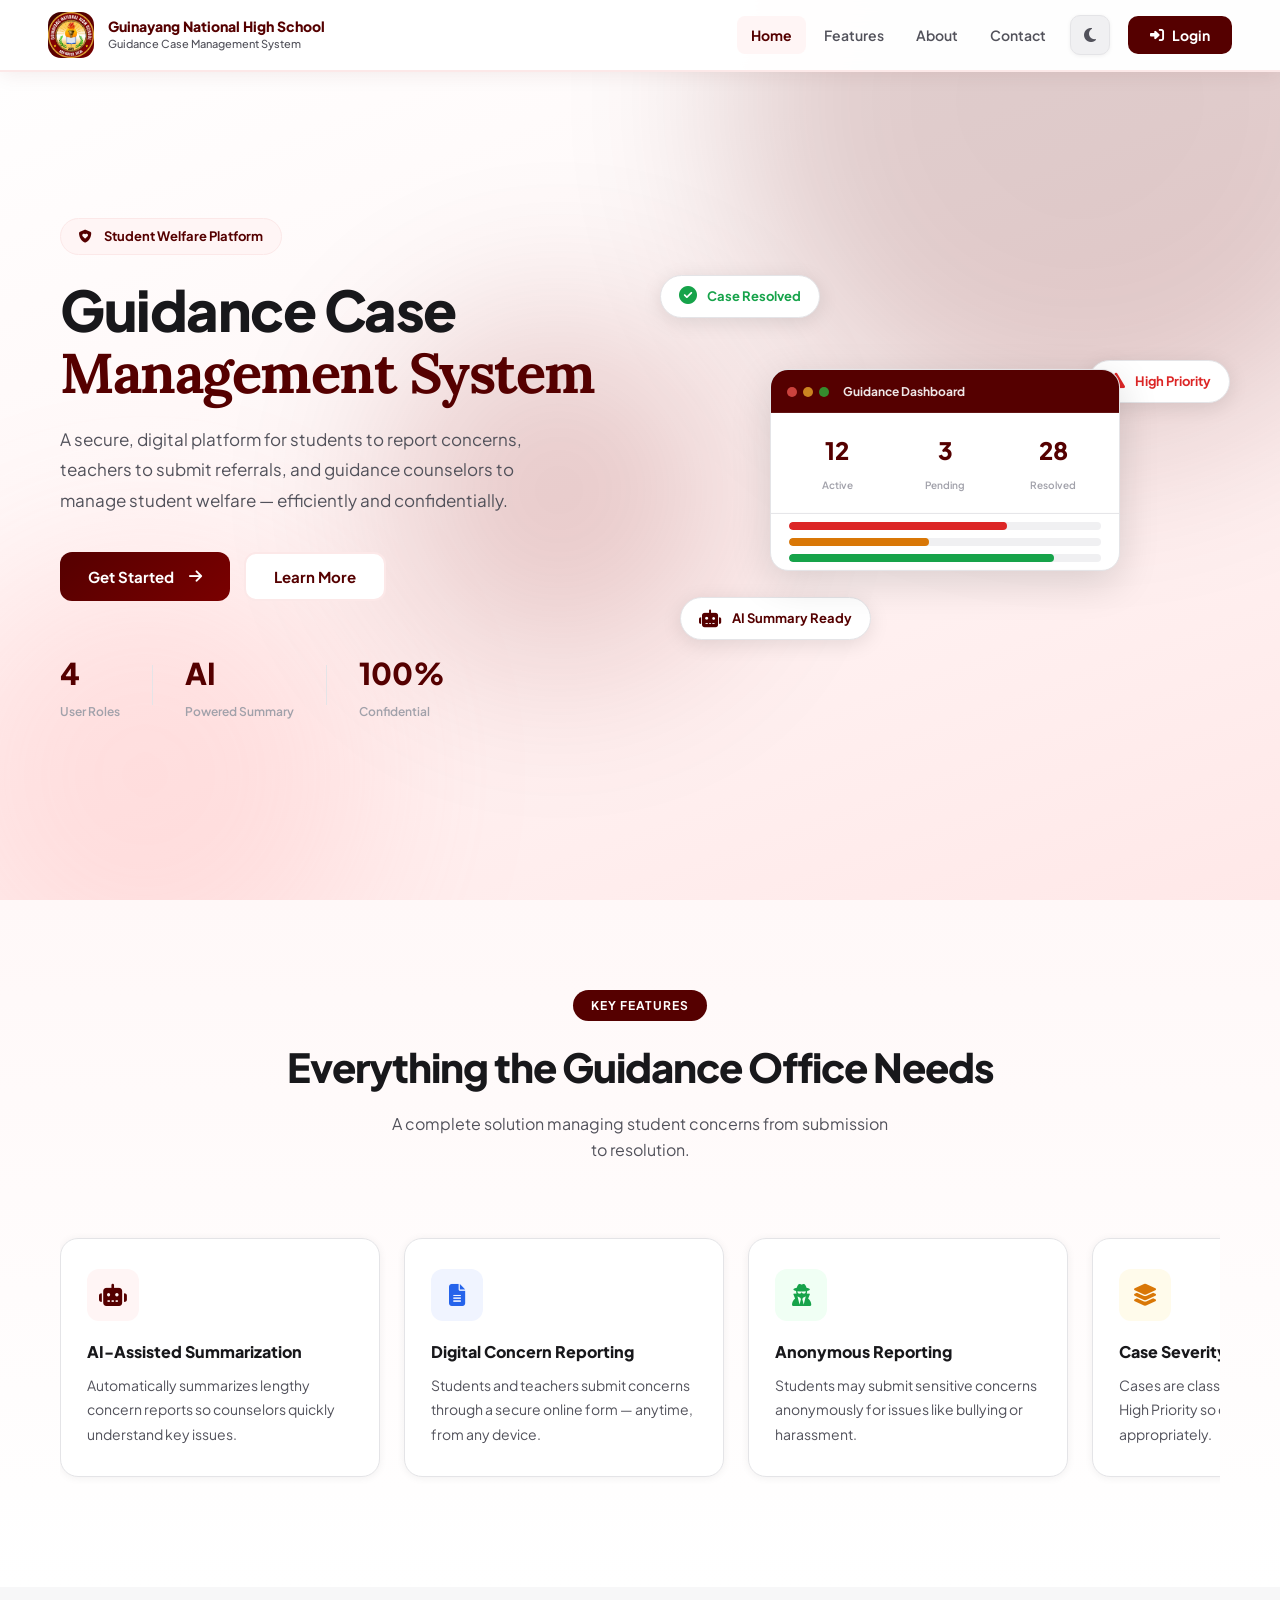
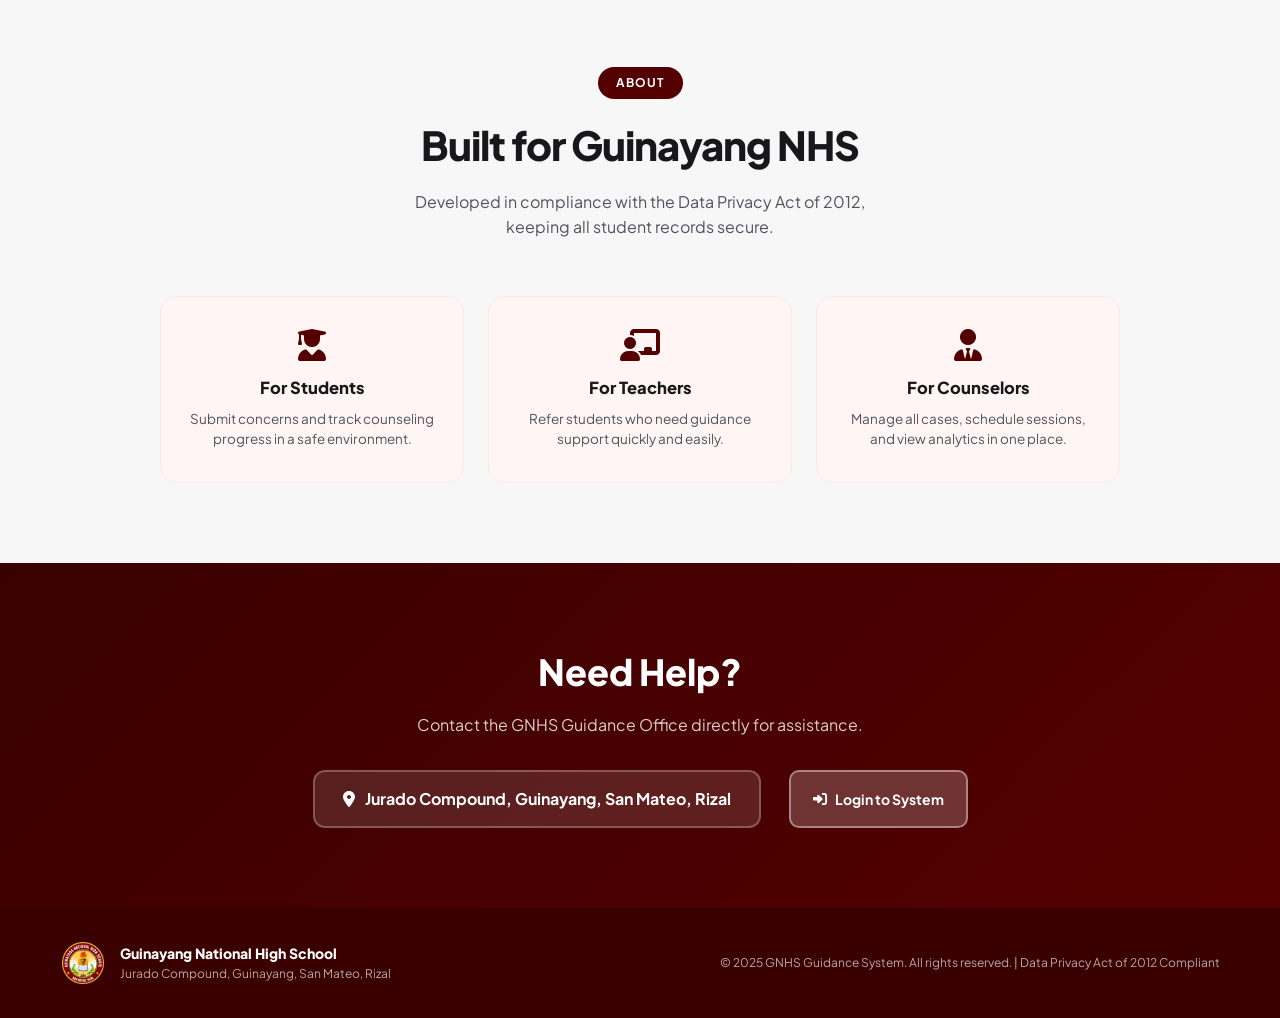
<file: index.html>
<!DOCTYPE html>
<html lang="en">

<head>
  <meta charset="UTF-8" />
  <meta name="viewport" content="width=device-width, initial-scale=1.0" />
  <title>GNHS — Guidance Case Management System</title>
  <link rel="icon" type="image/png" href="favicon.png?v=3" />
  <link rel="icon" type="image/x-icon" href="favicon.ico?v=3" />
  <link rel="shortcut icon" type="image/x-icon" href="favicon.ico?v=3" />
  <link rel="apple-touch-icon" href="gnhs.png?v=3" />
  <link rel="stylesheet" href="style.css?v=20261125_01" />
  <link
    href="https://fonts.googleapis.com/css2?family=Plus+Jakarta+Sans:wght@300;400;500;600;700;800;900&family=Lora:ital,wght@0,400;0,600;1,400&display=swap"
    rel="stylesheet" />
  <link rel="stylesheet" href="https://cdnjs.cloudflare.com/ajax/libs/font-awesome/6.5.0/css/all.min.css" />
  <script src="https://accounts.google.com/gsi/client" async defer></script>
  <style>
    /* Direct resilient styling for navbar theme toggle button */
    .navbar .theme-toggle-btn {
      width: 40px !important;
      height: 40px !important;
      min-width: 40px !important;
      min-height: 40px !important;
      border-radius: 10px !important;
      display: inline-flex !important;
      align-items: center !important;
      justify-content: center !important;
      background: var(--bg2, #f4f4f5) !important;
      color: var(--text-2, #52525b) !important;
      font-size: 16px !important;
      border: 1px solid var(--border, #e4e4e7) !important;
      cursor: pointer !important;
      transition: all 0.2s ease !important;
      flex-shrink: 0 !important;
      margin: 0 6px !important;
      padding: 0 !important;
      box-shadow: 0 1px 4px rgba(0,0,0,0.06) !important;
    }
    .navbar .theme-toggle-btn:hover {
      background: var(--maroon-pale, #fff5f5) !important;
      color: var(--maroon, #550000) !important;
      border-color: var(--maroon-tint, #fce8e8) !important;
      transform: translateY(-1px) !important;
      box-shadow: 0 3px 10px rgba(85,0,0,0.12) !important;
    }
    [data-theme="dark"] .navbar .theme-toggle-btn {
      background: rgba(255, 255, 255, 0.1) !important;
      color: #fbbf24 !important;
      border-color: rgba(255, 255, 255, 0.18) !important;
      box-shadow: 0 1px 4px rgba(0,0,0,0.3) !important;
    }
    [data-theme="dark"] .navbar .theme-toggle-btn:hover {
      background: rgba(251, 191, 36, 0.18) !important;
      color: #f59e0b !important;
      border-color: rgba(251, 191, 36, 0.4) !important;
      box-shadow: 0 2px 12px rgba(251, 191, 36, 0.25) !important;
    }
    @media (max-width: 768px) {
      .navbar .theme-toggle-btn {
        width: 38px !important;
        height: 38px !important;
        font-size: 14px !important;
        margin: 6px auto !important;
      }
    }
  </style>
  <script>
    (function () {
      var t = localStorage.getItem('theme') || 'light';
      document.documentElement.setAttribute('data-theme', t);
      document.documentElement.setAttribute('data-color', 'maroon');
      localStorage.setItem('colorTheme', 'maroon');
    })();
  </script>
</head>

<body class="landing-page">
  <nav class="navbar">
    <div class="nav-brand" onclick="window.scrollTo({top:0,behavior:'smooth'})">
      <div class="school-logo"><img src="gnhs.png" alt="GNHS"
          style="width:100%;height:100%;object-fit:cover;border-radius:10px;" /></div>
      <div class="school-info">
        <span class="school-name">Guinayang National High School</span>
        <span class="school-sub">Guidance Case Management System</span>
      </div>
    </div>
    <div class="nav-links" id="navLinks">
      <a href="#home" class="nav-link active">Home</a>
      <a href="#features" class="nav-link">Features</a>
      <a href="#about" class="nav-link">About</a>
      <a href="#contact" class="nav-link">Contact</a>
      <button type="button" class="theme-toggle-btn" id="themeToggleBtn" onclick="toggleTheme()" title="Toggle Dark / Light Mode" aria-label="Toggle Theme">
        <i class="fas fa-moon" id="themeToggleIcon"></i>
      </button>
      <button class="btn-login" onclick="openLoginModal()"><i class="fas fa-sign-in-alt"></i> Login</button>
    </div>
    <button class="nav-toggle" onclick="toggleMenu()"><i class="fas fa-bars"></i></button>
  </nav>

  <section class="hero" id="home">
    <div class="hero-bg">
      <div class="bg-blob b1"></div>
      <div class="bg-blob b2"></div>
      <div class="bg-blob b3"></div>
    </div>
    <div class="hero-content">
      <div class="hero-badge"><i class="fas fa-shield-heart"></i>&nbsp; Student Welfare Platform</div>
      <h1 class="hero-title">Guidance Case<br><em>Management System</em></h1>
      <p class="hero-desc">A secure, digital platform for students to report concerns, teachers to submit referrals, and
        guidance counselors to manage student welfare — efficiently and confidentially.</p>
      <div class="hero-actions">
        <button class="btn-primary" onclick="openLoginModal()">Get Started &nbsp;<i
            class="fas fa-arrow-right"></i></button>
        <button class="btn-ghost"
          onclick="document.getElementById('features').scrollIntoView({behavior:'smooth'})">Learn More</button>
      </div>
      <div class="hero-stats">
        <div class="stat"><span class="stat-num">4</span><span class="stat-label">User Roles</span></div>
        <div class="stat-divider"></div>
        <div class="stat"><span class="stat-num">AI</span><span class="stat-label">Powered Summary</span></div>
        <div class="stat-divider"></div>
        <div class="stat"><span class="stat-num">100%</span><span class="stat-label">Confidential</span></div>
      </div>
    </div>
    <div class="hero-visual">
      <div class="floating-card card-1"><i class="fas fa-check-circle"></i><span>Case Resolved</span></div>
      <div class="floating-card card-2"><i class="fas fa-exclamation-triangle"></i><span>High Priority</span></div>
      <div class="floating-card card-3"><i class="fas fa-robot"></i><span>AI Summary Ready</span></div>
      <div class="dashboard-preview">
        <div class="preview-header">
          <span class="preview-dot r"></span><span class="preview-dot y"></span><span class="preview-dot g"></span>
          <span class="preview-title">Guidance Dashboard</span>
        </div>
        <div class="preview-stats">
          <div class="ps"><span>12</span><small>Active</small></div>
          <div class="ps"><span>3</span><small>Pending</small></div>
          <div class="ps"><span>28</span><small>Resolved</small></div>
        </div>
        <div class="preview-bar">
          <div class="pb-fill" style="width:70%;background:#dc2626"></div>
        </div>
        <div class="preview-bar">
          <div class="pb-fill" style="width:45%;background:#d97706"></div>
        </div>
        <div class="preview-bar">
          <div class="pb-fill" style="width:85%;background:#16a34a"></div>
        </div>
      </div>
    </div>
  </section>
  <section class="features-section" id="features">
    <div class="section-header">
      <div class="section-tag">Key Features</div>
      <h2>Everything the Guidance Office Needs</h2>
      <p>A complete solution managing student concerns from submission to resolution.</p>
    </div>
    <div class="features-marquee-wrapper">
      <div class="features-marquee-content">
        <div class="feature-card">
          <div class="feat-icon" style="background:var(--maroon-pale);color:var(--maroon)"><i class="fas fa-robot"></i>
          </div>
          <h3>AI-Assisted Summarization</h3>
          <p>Automatically summarizes lengthy concern reports so counselors quickly understand key issues.</p>
        </div>
        <div class="feature-card">
          <div class="feat-icon" style="background:#f0f4ff;color:#2563eb"><i class="fas fa-file-alt"></i></div>
          <h3>Digital Concern Reporting</h3>
          <p>Students and teachers submit concerns through a secure online form — anytime, from any device.</p>
        </div>
        <div class="feature-card">
          <div class="feat-icon" style="background:#f0fff4;color:#16a34a"><i class="fas fa-user-secret"></i></div>
          <h3>Anonymous Reporting</h3>
          <p>Students may submit sensitive concerns anonymously for issues like bullying or harassment.</p>
        </div>
        <div class="feature-card">
          <div class="feat-icon" style="background:#fffbeb;color:#d97706"><i class="fas fa-layer-group"></i></div>
          <h3>Case Severity Classification</h3>
          <p>Cases are classified as Low, Medium, or High Priority so counselors respond appropriately.</p>
        </div>
        <div class="feature-card">
          <div class="feat-icon" style="background:#fdf4ff;color:#7c3aed"><i class="fas fa-chart-bar"></i></div>
          <h3>Analytics Dashboard</h3>
          <p>Visualize patterns in student concerns and generate reports for school administration.</p>
        </div>
        <div class="feature-card">
          <div class="feat-icon" style="background:#f0fdfa;color:#0d9488"><i class="fas fa-bell"></i></div>
          <h3>Notification System</h3>
          <p>Real-time alerts for session schedules, case status changes, and guidance office responses.</p>
        </div>

        <!-- Duplicate for infinite scroll -->
        <div class="feature-card">
          <div class="feat-icon" style="background:var(--maroon-pale);color:var(--maroon)"><i class="fas fa-robot"></i>
          </div>
          <h3>AI-Assisted Summarization</h3>
          <p>Automatically summarizes lengthy concern reports so counselors quickly understand key issues.</p>
        </div>
        <div class="feature-card">
          <div class="feat-icon" style="background:#f0f4ff;color:#2563eb"><i class="fas fa-file-alt"></i></div>
          <h3>Digital Concern Reporting</h3>
          <p>Students and teachers submit concerns through a secure online form — anytime, from any device.</p>
        </div>
        <div class="feature-card">
          <div class="feat-icon" style="background:#f0fff4;color:#16a34a"><i class="fas fa-user-secret"></i></div>
          <h3>Anonymous Reporting</h3>
          <p>Students may submit sensitive concerns anonymously for issues like bullying or harassment.</p>
        </div>
        <div class="feature-card">
          <div class="feat-icon" style="background:#fffbeb;color:#d97706"><i class="fas fa-layer-group"></i></div>
          <h3>Case Severity Classification</h3>
          <p>Cases are classified as Low, Medium, or High Priority so counselors respond appropriately.</p>
        </div>
        <div class="feature-card">
          <div class="feat-icon" style="background:#fdf4ff;color:#7c3aed"><i class="fas fa-chart-bar"></i></div>
          <h3>Analytics Dashboard</h3>
          <p>Visualize patterns in student concerns and generate reports for school administration.</p>
        </div>
        <div class="feature-card">
          <div class="feat-icon" style="background:#f0fdfa;color:#0d9488"><i class="fas fa-bell"></i></div>
          <h3>Notification System</h3>
          <p>Real-time alerts for session schedules, case status changes, and guidance office responses.</p>
        </div>
      </div>
    </div>
  </section>
  <section id="about" class="about-section">
    <div class="section-header">
      <div class="section-tag">About</div>
      <h2>Built for Guinayang NHS</h2>
      <p>Developed in compliance with the Data Privacy Act of 2012, keeping all student records secure.</p>
    </div>
    <div class="about-roles-grid">
      <div class="about-role-card">
        <i class="fas fa-user-graduate"></i>
        <strong>For Students</strong>
        <p>Submit concerns and track counseling progress in a safe environment.</p>
      </div>
      <div class="about-role-card">
        <i class="fas fa-chalkboard-teacher"></i>
        <strong>For Teachers</strong>
        <p>Refer students who need guidance support quickly and easily.</p>
      </div>
      <div class="about-role-card">
        <i class="fas fa-user-tie"></i>
        <strong>For Counselors</strong>
        <p>Manage all cases, schedule sessions, and view analytics in one place.</p>
      </div>
    </div>
  </section>
  <section id="contact"
    style="padding:80px 60px;background:linear-gradient(135deg,var(--maroon-dark),var(--maroon));text-align:center;">
    <h2 style="color:#fff;font-size:36px;font-weight:900;margin-bottom:12px">Need Help?</h2>
    <p style="color:rgba(255,255,255,.8);font-size:16px;max-width:500px;margin:0 auto 32px">Contact the GNHS Guidance
      Office directly for assistance.</p>
    <div style="display:flex;gap:20px;justify-content:center;flex-wrap:wrap;">
      <div
        style="background:rgba(255,255,255,.12);color:#fff;border:2px solid rgba(255,255,255,.25);padding:14px 28px;border-radius:12px;font-weight:700;display:flex;align-items:center;gap:10px">
        <i class="fas fa-map-marker-alt"></i> Jurado Compound, Guinayang, San Mateo, Rizal</div>
      <button class="btn-login" style="background:rgba(255,255,255,.2);border:2px solid rgba(255,255,255,.4)"
        onclick="openLoginModal()"><i class="fas fa-sign-in-alt"></i> Login to System</button>
    </div>
  </section>
  <footer class="footer">
    <div class="footer-content">
      <div class="footer-brand">
        <div class="school-logo small" style="background:transparent;padding:2px"><img src="gnhs.png" alt="GNHS"
            style="width:100%;height:100%;object-fit:cover;border-radius:8px;" /></div>
        <div>
          <div class="footer-school">Guinayang National High School</div>
          <div class="footer-addr">Jurado Compound, Guinayang, San Mateo, Rizal</div>
        </div>
      </div>
      <div class="footer-copy">© 2025 GNHS Guidance System. All rights reserved. | Data Privacy Act of 2012 Compliant
      </div>
    </div>
  </footer>

  <!-- LOGIN MODAL -->
  <div class="modal-overlay hidden" id="loginModal" onclick="closeOnOverlay(event)">
    <div class="modal-box">
      <div class="modal-step" id="step-choose">
        <button class="modal-close" onclick="closeLoginModal()"><i class="fas fa-times"></i></button>
        <div class="modal-logo"><i class="fas fa-graduation-cap"></i></div>
        <h2 class="modal-title">Welcome to <span>GNHS</span></h2>
        <p class="modal-sub">Guidance Case Management System</p>
        <div id="timeoutAlertBanner" style="display:none;margin-bottom:16px;background:#fef2f2;border:1px solid #f87171;color:#991b1b;padding:12px 14px;border-radius:10px;font-size:13px;font-weight:600;text-align:left">
          <i class="fas fa-clock" style="color:#dc2626;margin-right:6px"></i> Your session expired due to 15 minutes of inactivity. Please log in again.
        </div>
        <div class="action-cards" style="display:flex;flex-direction:column;width:100%;gap:12px;">
          <div class="action-card" onclick="goToRoleSelect('login')" style="padding:16px 20px;display:flex;align-items:center;justify-content:center;gap:14px;text-align:left;width:100%;background:linear-gradient(135deg,var(--maroon),var(--maroon-mid));color:#fff;border-radius:14px;box-shadow:0 8px 20px rgba(85,0,0,0.22);cursor:pointer;">
            <i class="fas fa-sign-in-alt" style="font-size:22px;color:#fff;margin-bottom:0"></i>
            <div style="flex:1">
              <strong style="font-size:16px;display:block;color:#fff">Login to System</strong>
              <small style="font-size:12px;color:rgba(255,255,255,0.85)">Sign in with LRN, Employee ID, or Email</small>
            </div>
            <i class="fas fa-arrow-right" style="font-size:14px;color:rgba(255,255,255,0.85)"></i>
          </div>
        </div>

        <div style="display:flex;align-items:center;margin:16px 0 10px;gap:10px;">
          <div style="flex:1;height:1px;background:var(--border);"></div>
          <span style="font-size:11px;font-weight:700;color:var(--text-3);text-transform:uppercase;letter-spacing:0.5px;">OR</span>
          <div style="flex:1;height:1px;background:var(--border);"></div>
        </div>

        <button type="button" class="btn-google-sign-in" onclick="openGoogleAccountChooser()">
          <svg width="18" height="18" viewBox="0 0 48 48">
            <path fill="#EA4335" d="M24 9.5c3.54 0 6.71 1.22 9.21 3.6l6.85-6.85C35.9 2.38 30.47 0 24 0 14.62 0 6.51 5.38 2.56 13.22l7.98 6.19C12.43 13.72 17.74 9.5 24 9.5z"/>
            <path fill="#4285F4" d="M46.98 24.55c0-1.57-.15-3.09-.38-4.55H24v9.02h12.94c-.58 2.96-2.26 5.48-4.78 7.18l7.73 6c4.51-4.18 7.09-10.36 7.09-17.65z"/>
            <path fill="#FBBC05" d="M10.53 28.59c-.48-1.45-.76-2.99-.76-4.59s.27-3.14.76-4.59l-7.98-6.19C.92 16.46 0 20.12 0 24c0 3.88.92 7.54 2.56 10.78l7.97-6.19z"/>
            <path fill="#34A853" d="M24 48c6.48 0 11.93-2.13 15.89-5.81l-7.73-6c-2.15 1.45-4.92 2.3-8.16 2.3-6.26 0-11.57-4.22-13.47-9.91l-7.98 6.19C6.51 42.62 14.62 48 24 48z"/>
          </svg>
          <span>Google</span>
        </button>
      </div>
      <div class="modal-step hidden" id="step-role">
        <div class="modal-top-nav">
          <button type="button" class="modal-back" onclick="goBack('step-choose')"><i class="fas fa-arrow-left"></i> Back</button>
          <button type="button" class="modal-close" onclick="closeLoginModal()"><i class="fas fa-times"></i></button>
        </div>
        <div class="modal-logo"><i class="fas fa-users"></i></div>
        <h2 class="modal-title">Select Your Role</h2>
        <p class="modal-sub" id="role-sub-text">Who are you logging in as?</p>
        <div class="role-cards">
          <div class="role-card" onclick="selectRole('super_admin')">
            <div class="role-icon" style="background:linear-gradient(135deg,#fffbeb,#fef3c7);color:#b45309;border:1px solid #fde68a"><i class="fas fa-crown"></i></div>
            <div><strong>System Admin <span style="font-size:10px;background:#fef3c7;color:#92400e;border:1px solid #fcd34d;padding:1px 7px;border-radius:999px;font-weight:800;vertical-align:middle;margin-left:4px">TOP</span></strong><small>Principal &amp; Developer — top-level oversight</small></div>
          </div>
          <div class="role-card" onclick="selectRole('admin')">
            <div class="role-icon" style="background:#fff0f0;color:#3a0000"><i class="fas fa-user-tie"></i></div>
            <div><strong>Guidance Admin</strong><small>Counselors — manage cases &amp; counseling</small></div>
          </div>
          <div class="role-card" onclick="selectRole('teacher')">
            <div class="role-icon" style="background:#fff0f0;color:#7a0000"><i class="fas fa-chalkboard-teacher"></i>
            </div>
            <div><strong>Teacher</strong><small>Refer students for guidance</small></div>
          </div>
          <div class="role-card" onclick="selectRole('student')">
            <div class="role-icon" style="background:#fff0f0;color:#550000"><i class="fas fa-user-graduate"></i></div>
            <div><strong>Student</strong><small>Submit concerns &amp; track status</small></div>
          </div>
        </div>
      </div>
      <div class="modal-step hidden" id="step-login">
        <div class="modal-top-nav">
          <button type="button" class="modal-back" onclick="goBack('step-role')"><i class="fas fa-arrow-left"></i> Back</button>
          <button type="button" class="modal-close" onclick="closeLoginModal()"><i class="fas fa-times"></i></button>
        </div>
        <div class="modal-logo" id="login-role-badge"><i class="fas fa-user-graduate"></i></div>
        <h3 style="font-size:18px;font-weight:800;color:var(--text);margin-bottom:2px;text-align:center;">Account Login</h3>
        <p class="modal-sub" id="login-role-label" style="margin-top:0;">Student Login</p>
        <div id="login-msg" style="display:none"></div>
        <div class="form-group"><label id="login-id-label">Email Address <span class="req">*</span></label>
          <div class="input-wrap"><i class="fas fa-envelope"></i><input type="text" id="login-email-input"
              placeholder="Enter your email" required onkeydown="if(event.key==='Enter'){event.preventDefault();document.getElementById('login-pass')?.focus();}" /></div>
        </div>
        <div class="form-group"><label>Password <span class="req">*</span></label>
          <div class="input-wrap"><i class="fas fa-lock"></i><input type="password" id="login-pass"
              placeholder="Enter your password" required onkeydown="if(event.key==='Enter'){event.preventDefault();handleLogin();}" /><button class="toggle-pass" type="button"
              onclick="togglePass('login-pass')"><i class="fas fa-eye"></i></button></div>
        </div>
        <div class="form-options">
          <label class="checkbox-label"><input type="checkbox"> Remember me</label>
          <a href="#" class="forgot-link" onclick="openResetPasswordModal()">Forgot password?</a>
        </div>
        <button class="btn-submit" onclick="handleLogin()">Login &nbsp;<i class="fas fa-arrow-right"></i></button>

        <div style="display:flex;align-items:center;margin:18px 0 12px;gap:10px;">
          <div style="flex:1;height:1px;background:var(--border);"></div>
          <span style="font-size:11px;font-weight:700;color:var(--text-3);text-transform:uppercase;letter-spacing:0.5px;">OR</span>
          <div style="flex:1;height:1px;background:var(--border);"></div>
        </div>

        <button type="button" class="btn-google-sign-in" onclick="openGoogleAccountChooser()">
          <svg width="18" height="18" viewBox="0 0 48 48">
            <path fill="#EA4335" d="M24 9.5c3.54 0 6.71 1.22 9.21 3.6l6.85-6.85C35.9 2.38 30.47 0 24 0 14.62 0 6.51 5.38 2.56 13.22l7.98 6.19C12.43 13.72 17.74 9.5 24 9.5z"/>
            <path fill="#4285F4" d="M46.98 24.55c0-1.57-.15-3.09-.38-4.55H24v9.02h12.94c-.58 2.96-2.26 5.48-4.78 7.18l7.73 6c4.51-4.18 7.09-10.36 7.09-17.65z"/>
            <path fill="#FBBC05" d="M10.53 28.59c-.48-1.45-.76-2.99-.76-4.59s.27-3.14.76-4.59l-7.98-6.19C.92 16.46 0 20.12 0 24c0 3.88.92 7.54 2.56 10.78l7.97-6.19z"/>
            <path fill="#34A853" d="M24 48c6.48 0 11.93-2.13 15.89-5.81l-7.73-6c-2.15 1.45-4.92 2.3-8.16 2.3-6.26 0-11.57-4.22-13.47-9.91l-7.98 6.19C6.51 42.62 14.62 48 24 48z"/>
          </svg>
          <span>Google</span>
        </button>
      </div>

      <!-- SHOPEE-STYLE GOOGLE ACCOUNT CHOOSER STEP -->
      <div class="modal-step hidden" id="step-google-chooser">
        <div class="google-top-bar" style="display:flex;align-items:center;justify-content:space-between;width:100%;margin-bottom:18px;padding-bottom:12px;border-bottom:1px solid var(--border);position:relative;box-sizing:border-box;">
          <div class="google-top-left" style="display:flex;align-items:center;gap:10px;min-width:0;">
            <button type="button" class="modal-back google-back-btn" onclick="goBackFromGoogle()" title="Go back to previous step" style="position:static !important;top:auto !important;right:auto !important;margin:0 !important;display:inline-flex;align-items:center;gap:6px;background:rgba(0,0,0,0.04);border:1px solid var(--border);border-radius:8px;color:var(--text-2);font-weight:700;font-size:12.5px;cursor:pointer;padding:5px 9px;transition:.2s;line-height:1.2;">
              <i class="fas fa-arrow-left" style="font-size:11px;"></i> <span>Back</span>
            </button>
            <div style="width:1px;height:16px;background:var(--border);flex-shrink:0;"></div>
            <div class="google-brand" style="display:inline-flex;align-items:center;gap:8px;font-size:13.5px;font-weight:700;color:var(--text);margin:0;white-space:nowrap;">
              <svg width="18" height="18" viewBox="0 0 48 48" style="flex-shrink:0;">
                <path fill="#EA4335" d="M24 9.5c3.54 0 6.71 1.22 9.21 3.6l6.85-6.85C35.9 2.38 30.47 0 24 0 14.62 0 6.51 5.38 2.56 13.22l7.98 6.19C12.43 13.72 17.74 9.5 24 9.5z"/>
                <path fill="#4285F4" d="M46.98 24.55c0-1.57-.15-3.09-.38-4.55H24v9.02h12.94c-.58 2.96-2.26 5.48-4.78 7.18l7.73 6c4.51-4.18 7.09-10.36 7.09-17.65z"/>
                <path fill="#FBBC05" d="M10.53 28.59c-.48-1.45-.76-2.99-.76-4.59s.27-3.14.76-4.59l-7.98-6.19C.92 16.46 0 20.12 0 24c0 3.88.92 7.54 2.56 10.78l7.97-6.19z"/>
                <path fill="#34A853" d="M24 48c6.48 0 11.93-2.13 15.89-5.81l-7.73-6c-2.15 1.45-4.92 2.3-8.16 2.3-6.26 0-11.57-4.22-13.47-9.91l-7.98 6.19C6.51 42.62 14.62 48 24 48z"/>
              </svg>
              <span>Sign in with Google</span>
            </div>
          </div>
          <button type="button" class="modal-close" onclick="closeLoginModal()" title="Close" style="position:static !important;top:auto !important;right:auto !important;margin:0 !important;cursor:pointer;width:32px;height:32px;border-radius:50%;background:rgba(0,0,0,0.05);color:var(--text-2);display:inline-flex;align-items:center;justify-content:center;border:none;flex-shrink:0;">
            <i class="fas fa-times"></i>
          </button>
        </div>

        <!-- STAGE A: CHOOSE ACCOUNT LIST -->
        <div id="googleStageList">
          <div class="google-app-badge">
            <i class="fas fa-graduation-cap" style="color:#fff;font-size:22px"></i>
          </div>
          <h2 class="google-chooser-title">Choose an account</h2>
          <p class="google-chooser-sub">to continue to <strong>GNHS Guidance</strong></p>

          <div id="google-list-msg" style="display:none;margin-bottom:14px"></div>

          <div id="googleAccountsList" class="google-accounts-list">
            <!-- Rendered dynamically -->
          </div>

          <p class="google-privacy-footer">
            Before using this app, you can review GNHS Guidance's <a href="#">Privacy Policy</a> and <a href="#">Terms of Service</a>.
          </p>
          <div style="text-align:center;margin-top:14px;padding-top:12px;border-top:1px dashed var(--border);">
            <button type="button" onclick="goBackFromGoogle()" style="background:none;border:none;color:var(--text-2);font-weight:700;font-size:12.5px;cursor:pointer;display:inline-flex;align-items:center;gap:6px;padding:4px 8px;border-radius:6px;transition:.2s;">
              <i class="fas fa-arrow-left"></i> <span>Back to Login Options</span>
            </button>
          </div>
        </div>

        <!-- STAGE B: USE ANOTHER ACCOUNT (EMAIL INPUT) -->
        <div id="googleStageEmail" style="display:none">
          <div class="google-app-badge">
            <i class="fas fa-graduation-cap" style="color:#fff;font-size:22px"></i>
          </div>
          <h2 class="google-chooser-title">Sign in</h2>
          <p class="google-chooser-sub">to continue to <strong>GNHS Guidance</strong></p>

          <div id="google-email-msg" style="display:none"></div>

          <div class="form-group">
            <label>Email Address <span class="req">*</span></label>
            <div class="input-wrap">
              <i class="fas fa-envelope"></i>
              <input type="email" id="google-custom-email" placeholder="e.g. name@gmail.com or name@deped.gov.ph" required onkeydown="if(event.key==='Enter')submitGoogleCustomEmail()" />
            </div>
            <span style="font-size:11.5px;color:var(--text-3);margin-top:4px;display:block;">Personal Gmail for Students &bull; DepEd / Gmail for Teachers</span>
          </div>

          <div style="display:flex;justify-content:space-between;align-items:center;margin-top:22px">
            <button type="button" class="btn-ghost" onclick="showGoogleAccountList()" style="font-size:13px;padding:8px 14px">
              Back to accounts
            </button>
            <button type="button" class="btn-submit" onclick="submitGoogleCustomEmail()" style="width:auto;padding:10px 24px;border-radius:20px;background:#1a73e8;color:#fff;border:none;font-weight:700">
              Next &nbsp;<i class="fas fa-arrow-right"></i>
            </button>
          </div>
        </div>

        <!-- STAGE B: GMAIL 6-DIGIT CODE VERIFICATION (100% PASSWORDLESS & DIRECT TO 2FA) -->
        <div id="googleStageOtp" style="display:none">
          <div class="google-selected-chip">
            <div class="google-chip-left">
              <div class="google-chip-avatar" id="googleOtpAvatar">G</div>
              <div class="google-chip-info">
                <span id="googleOtpEmail" style="font-size:13px;color:var(--text);font-weight:700"></span>
              </div>
            </div>
            <button type="button" class="google-chip-change" onclick="showGoogleAccountList()">Change</button>
          </div>

          <h2 class="google-chooser-title" style="font-size:20px;text-align:left">Google Verification</h2>
          <p class="google-chooser-sub" style="margin-bottom:16px;text-align:left">A 6-digit code was sent to your Gmail inbox to verify your account</p>

          <div id="google-otp-msg" style="display:none"></div>

          <div class="form-group">
            <label>6-Digit Verification Code <span class="req">*</span></label>
            <div class="input-wrap">
              <i class="fas fa-key"></i>
              <input type="text" id="google-otp-code-input" placeholder="000000" maxlength="6" pattern="[0-9]*" inputmode="numeric" style="letter-spacing:6px;font-size:18px;font-weight:800;text-align:center" onkeydown="if(event.key==='Enter')verifyGoogleLoginOtp()" />
            </div>
            <span style="font-size:11.5px;color:var(--text-3);margin-top:4px;display:block;">Check your Gmail inbox or spam. No password required!</span>
          </div>

          <div style="display:flex;justify-content:space-between;align-items:center;margin-top:22px">
            <button type="button" class="btn-ghost" onclick="loginWithGoogleCode(true)" style="font-size:12px;background:none;border:none;color:var(--text-3);cursor:pointer;font-weight:700">
              Resend code
            </button>
            <button type="button" class="btn-submit" id="btnVerifyGoogleOtp" onclick="verifyGoogleLoginOtp()" style="width:auto;padding:10px 24px;border-radius:20px;background:#1a73e8;color:#fff;border:none;font-weight:700">
              Verify & Sign In &nbsp;<i class="fas fa-arrow-right"></i>
            </button>
          </div>
        </div>
      </div>

      <!-- EMAIL CODE (OTP) LOGIN STEP -->
      <div class="modal-step hidden" id="step-email-otp">
        <div class="modal-top-nav">
          <button type="button" class="modal-back" onclick="goBack('step-login')"><i class="fas fa-arrow-left"></i> Back</button>
          <button type="button" class="modal-close" onclick="closeLoginModal()"><i class="fas fa-times"></i></button>
        </div>
        <div class="modal-logo" style="background:var(--maroon-pale);color:var(--maroon)"><i class="fas fa-envelope-circle-check"></i></div>
        <h2 class="modal-title">Sign in with Email Code</h2>
        <p class="modal-sub" id="email-otp-sub">Personal Gmail for Students &bull; DepEd / Gmail for Teachers</p>

        <!-- Role Selector Tab for Email Login -->
        <div style="display:flex;background:var(--bg2);padding:4px;border-radius:10px;border:1px solid var(--border);margin-bottom:14px;gap:6px;">
          <button type="button" id="otpRoleTabStudent" onclick="setOtpRole('student')" style="flex:1;border:none;border-radius:8px;padding:8px 10px;font-size:12.5px;font-weight:700;cursor:pointer;transition:.2s;background:var(--maroon);color:#fff;">
            <i class="fas fa-user-graduate"></i> Student
          </button>
          <button type="button" id="otpRoleTabTeacher" onclick="setOtpRole('teacher')" style="flex:1;border:none;border-radius:8px;padding:8px 10px;font-size:12.5px;font-weight:700;cursor:pointer;transition:.2s;background:transparent;color:var(--text-2);">
            <i class="fas fa-chalkboard-teacher"></i> Teacher
          </button>
        </div>

        <div id="email-otp-msg" style="display:none"></div>

        <!-- Stage 1: Enter Email -->
        <div id="email-otp-stage-1">
          <div class="form-group">
            <label>Email Address <span class="req">*</span></label>
            <div class="input-wrap">
              <i class="fas fa-envelope"></i>
              <input type="email" id="otp-email-input" placeholder="e.g. name@gmail.com or name@deped.gov.ph" required autocomplete="email" onkeydown="if(event.key==='Enter')requestEmailCode()" />
            </div>
            <span style="font-size:11.5px;color:var(--text-3);margin-top:4px;display:block;">We will send a secure 6-digit verification code to this inbox.</span>
          </div>
          <button type="button" class="btn-submit" id="btnSendOtp" onclick="requestEmailCode()">
            <i class="fas fa-paper-plane"></i> Send 6-Digit Code
          </button>
        </div>

        <!-- Stage 2: Enter Code -->
        <div id="email-otp-stage-2" style="display:none">
          <div style="background:var(--bg2);padding:12px 14px;border-radius:10px;border:1px solid var(--border);margin-bottom:16px;font-size:13px;display:flex;align-items:center;justify-content:space-between">
            <div>
              <span style="color:var(--text-3);font-size:11px;display:block;">Code sent to:</span>
              <strong id="otp-target-email-label" style="color:var(--maroon)"></strong>
            </div>
            <button type="button" onclick="editOtpEmail()" style="background:none;border:none;color:var(--maroon);font-weight:700;font-size:12px;cursor:pointer">Change</button>
          </div>

          <div class="form-group">
            <label>Enter 6-Digit Verification Code <span class="req">*</span></label>
            <div class="input-wrap">
              <i class="fas fa-key"></i>
              <input type="text" id="otp-code-input" placeholder="000000" maxlength="6" pattern="[0-9]*" inputmode="numeric" style="letter-spacing:6px;font-size:20px;font-weight:800;text-align:center" onkeydown="if(event.key==='Enter')verifyEmailCode()" />
            </div>
            <span style="font-size:11.5px;color:var(--text-3);margin-top:4px;display:block;">Please check your inbox or spam folder. Code expires in 10 minutes.</span>
          </div>

          <button type="button" class="btn-submit" id="btnVerifyOtp" onclick="verifyEmailCode()">
            <i class="fas fa-check-circle"></i> Verify & Sign In
          </button>

          <div style="text-align:center;margin-top:14px">
            <button type="button" id="btnResendOtp" onclick="requestEmailCode(true)" style="background:none;border:none;color:var(--text-3);font-size:12px;font-weight:700;cursor:pointer">
              Didn't receive code? Resend Code
            </button>
          </div>
        </div>
      </div>

      <!-- EMAIL SIGNUP COMPLETION STEP (for new users signing in for the first time via email) -->
      <div class="modal-step hidden" id="step-email-complete">
        <div class="modal-top-nav">
          <button type="button" class="modal-back" onclick="showStep('step-email-otp')"><i class="fas fa-arrow-left"></i> Back</button>
          <button type="button" class="modal-close" onclick="closeLoginModal()"><i class="fas fa-times"></i></button>
        </div>
        <div class="modal-logo" style="background:var(--maroon-pale);color:var(--maroon)"><i class="fas fa-user-plus"></i></div>
        <h2 class="modal-title">Complete Your Profile</h2>
        <p class="modal-sub">Welcome! Please fill in your basic info to enter GNHS Guidance.</p>

        <div id="email-complete-msg" style="display:none"></div>

        <div class="form-row" style="display:grid;grid-template-columns:1fr 1fr;gap:12px;margin-bottom:12px">
          <div class="form-group">
            <label>First Name <span class="req">*</span></label>
            <input type="text" id="otp-complete-first-name" placeholder="First name" required />
          </div>
          <div class="form-group">
            <label>Last Name <span class="req">*</span></label>
            <input type="text" id="otp-complete-last-name" placeholder="Last name" required />
          </div>
        </div>

        <div class="form-group" id="otp-complete-grade-group">
          <label id="otp-complete-grade-label">Grade Level & Section <span class="req">*</span></label>
          <div style="display:grid;grid-template-columns:1fr 1fr;gap:10px" id="otp-complete-grade-row">
            <select id="otp-complete-grade" onchange="otpUpdateSections()" style="padding:10px 12px;border:1.5px solid var(--border);border-radius:10px;font-size:13px;background:var(--card-bg);color:var(--text)">
              <option value="">Select Grade</option>
              <option value="7">Grade 7</option>
              <option value="8">Grade 8</option>
              <option value="9">Grade 9</option>
              <option value="10">Grade 10</option>
            </select>
            <select id="otp-complete-section" style="padding:10px 12px;border:1.5px solid var(--border);border-radius:10px;font-size:13px;background:var(--card-bg);color:var(--text)">
              <option value="">Select Section</option>
            </select>
          </div>
        </div>

        <div class="form-group">
          <label id="otp-complete-id-label">Student ID / LRN (Optional)</label>
          <input type="text" id="otp-complete-id-number" placeholder="Enter ID number (or leave blank for auto-generate)" />
        </div>

        <button type="button" class="btn-submit" id="btnFinishOtpSignup" onclick="finishOtpSignup()">
          <i class="fas fa-arrow-right"></i> Finish & Enter System
        </button>
      </div>

      <!-- RESET PASSWORD MODAL: 3-STEP EMAIL OTP CONFIRMATION & NEW PASSWORD -->
      <div class="modal-step hidden" id="step-forgot">
        <div class="modal-top-nav">
          <button type="button" class="modal-back" onclick="goBack('step-login')"><i class="fas fa-arrow-left"></i> Back</button>
          <button type="button" class="modal-close" onclick="closeLoginModal()"><i class="fas fa-times"></i></button>
        </div>

        <div class="modal-logo" style="background:var(--maroon-pale);color:var(--maroon)"><i class="fas fa-key"></i></div>
        <h2 class="modal-title" id="forgot-modal-title">Reset Password</h2>
        <p class="modal-sub" id="forgot-modal-sub">Enter your registered Email or Student ID / LRN to receive a 6-digit confirmation code.</p>

        <div id="forgot-msg" style="display:none;margin-bottom:14px"></div>

        <!-- STAGE 1: ENTER EMAIL / LRN -->
        <div id="forgot-stage-1">
          <div class="form-group">
            <label>Registered Email or Student LRN / ID <span class="req">*</span></label>
            <div class="input-wrap">
              <i class="fas fa-envelope"></i>
              <input type="text" id="forgot-email-input" placeholder="e.g. name@gmail.com or 12-digit LRN" required onkeydown="if(event.key==='Enter')sendResetEmailCode()" />
            </div>
            <span style="font-size:11.5px;color:var(--text-3);margin-top:4px;display:block;">A 6-digit verification code will be sent to confirm your email.</span>
          </div>

          <button type="button" class="btn-submit" id="btnSendResetCode" onclick="sendResetEmailCode()">
            <i class="fas fa-paper-plane"></i> Send 6-Digit Code
          </button>
        </div>

        <!-- STAGE 2: ENTER 6-DIGIT CODE -->
        <div id="forgot-stage-2" style="display:none">
          <div style="background:var(--bg2);padding:12px 14px;border-radius:10px;border:1px solid var(--border);margin-bottom:16px;font-size:13px;display:flex;align-items:center;justify-content:space-between">
            <div>
              <span style="color:var(--text-3);font-size:11px;display:block;">Code sent to:</span>
              <strong id="forgot-target-email-label" style="color:var(--maroon)"></strong>
            </div>
            <button type="button" onclick="editResetEmail()" style="background:none;border:none;color:var(--maroon);font-weight:700;font-size:12px;cursor:pointer">Change</button>
          </div>

          <div class="form-group">
            <label>Enter 6-Digit Confirmation Code <span class="req">*</span></label>
            <div class="input-wrap">
              <i class="fas fa-shield-alt"></i>
              <input type="text" id="forgot-code-input" placeholder="000000" maxlength="6" pattern="[0-9]*" inputmode="numeric" style="letter-spacing:6px;font-size:22px;font-weight:800;text-align:center" onkeydown="if(event.key==='Enter')verifyResetEmailCode()" />
            </div>
            <span style="font-size:11.5px;color:var(--text-3);margin-top:4px;display:block;">Please check your inbox or spam folder. Code expires in 10 minutes.</span>
          </div>

          <button type="button" class="btn-submit" id="btnVerifyResetCode" onclick="verifyResetEmailCode()">
            <i class="fas fa-check-circle"></i> Verify Code & Continue
          </button>

          <div style="text-align:center;margin-top:14px">
            <button type="button" id="btnResendResetCode" onclick="sendResetEmailCode(true)" style="background:none;border:none;color:var(--text-3);font-size:12px;font-weight:700;cursor:pointer">
              Didn't receive code? Resend Code
            </button>
          </div>
        </div>

        <!-- STAGE 3: SET NEW PASSWORD -->
        <div id="forgot-stage-3" style="display:none">
          <div class="form-group">
            <label>New Password <span class="req">*</span></label>
            <div class="input-wrap">
              <i class="fas fa-lock"></i>
              <input type="password" id="forgot-new-password" placeholder="Enter new strong password" required oninput="validateResetPasswordStrength()" />
              <button class="toggle-pass" type="button" onclick="togglePass('forgot-new-password')"><i class="fas fa-eye"></i></button>
            </div>
          </div>

          <div class="form-group">
            <label>Confirm New Password <span class="req">*</span></label>
            <div class="input-wrap">
              <i class="fas fa-lock"></i>
              <input type="password" id="forgot-confirm-password" placeholder="Re-type new password" required oninput="validateResetPasswordStrength()" onkeydown="if(event.key==='Enter')submitNewPasswordReset()" />
              <button class="toggle-pass" type="button" onclick="togglePass('forgot-confirm-password')"><i class="fas fa-eye"></i></button>
            </div>
          </div>

          <!-- Live Password Requirements Checklist -->
          <div style="background:var(--bg2);border:1px solid var(--border);border-radius:10px;padding:12px 14px;margin-bottom:16px;font-size:12px;text-align:left">
            <div style="font-weight:700;color:var(--text);margin-bottom:6px"><i class="fas fa-shield-halved" style="color:var(--maroon);margin-right:4px"></i> Password Standards:</div>
            <div style="display:grid;grid-template-columns:1fr 1fr;gap:6px">
              <div id="pwReqLen" style="color:#94a3b8"><i class="fas fa-circle-xmark"></i> At least 8 characters</div>
              <div id="pwReqUpper" style="color:#94a3b8"><i class="fas fa-circle-xmark"></i> 1 uppercase letter</div>
              <div id="pwReqNum" style="color:#94a3b8"><i class="fas fa-circle-xmark"></i> 1 number (0-9)</div>
              <div id="pwReqSpecial" style="color:#94a3b8"><i class="fas fa-circle-xmark"></i> 1 special char (!@#$)</div>
            </div>
            <div id="pwReqMatch" style="color:#94a3b8;margin-top:6px;border-top:1px dashed var(--border);padding-top:6px"><i class="fas fa-circle-xmark"></i> Passwords must match</div>
          </div>

          <button type="button" class="btn-submit" id="btnSaveNewPassword" onclick="submitNewPasswordReset()">
            <i class="fas fa-save"></i> Save New Password & Log In
          </button>
        </div>

        <div style="margin-top:16px;text-align:center">
          <a href="#" onclick="showStep('step-login')" style="color:var(--maroon);font-size:12.5px;font-weight:700;display:inline-flex;align-items:center;gap:6px;text-decoration:none">
            <i class="fas fa-arrow-left"></i> Back to Login
          </a>
        </div>
      </div>
      <!-- NOTICE FOR ACCOUNT CREATION (STUDENT SELF-REGISTRATION DISABLED) -->
      <div class="modal-step hidden" id="step-register">
        <div class="modal-top-nav">
          <button type="button" class="modal-back" onclick="goBack('step-role')"><i class="fas fa-arrow-left"></i> Back</button>
          <button type="button" class="modal-close" onclick="closeLoginModal()"><i class="fas fa-times"></i></button>
        </div>
        <div class="modal-logo" style="background:var(--maroon-pale);color:var(--maroon)"><i class="fas fa-id-card-clip"></i></div>
        <h2 class="modal-title">Account Creation Notice</h2>
        <p class="modal-sub">Student accounts are provisioned directly by the school.</p>
        
        <div style="background:var(--bg2);border:1px solid var(--border);border-radius:12px;padding:16px;margin-bottom:18px;text-align:left;font-size:13px;color:var(--text-2);line-height:1.6">
          <strong style="color:var(--text);display:block;margin-bottom:6px"><i class="fas fa-info-circle" style="color:var(--maroon);margin-right:6px"></i> How accounts are issued:</strong>
          <ul style="margin:0 0 0 18px;padding:0">
            <li><strong>Students:</strong> Your account is created by your <strong>Advisory Teacher</strong> or the <strong>Guidance Office</strong> using your 12-digit LRN.</li>
            <li><strong>Teachers &amp; Staff:</strong> Accounts are configured and issued by the <strong>Guidance Counselor</strong>.</li>
          </ul>
        </div>

        <button type="button" class="btn-submit" onclick="showStep('step-login')">
          <i class="fas fa-arrow-left"></i> Return to Login
        </button>
      </div>
    </div>
  </div>


  </div>

  <script src="theme.js?v=20261115_02"></script>
  <script src="app.js?v=20261128_01"></script>
  <script>
    const GNHS_GRADE_SECTIONS = {
      '7':  ['Bonifacio', 'Burgos', 'Del Pilar', 'Diego Silang', 'Luna', 'Mabini', 'Malvar', 'Rizal'],
      '8':  ['Abrahams', 'Basho', 'Confucius', 'Ghandi', 'Goswami', 'Kalidasa', 'Mandela', 'Mencius', 'Tagore', 'Valmiki', 'Voltaire'],
      '9':  ['Bohr', 'Curie', 'Dalton', 'Darwin', 'Einstein', 'Faraday', 'Galileo', 'Newton'],
      '10': ['Aguinaldo', 'Aquino', 'Garcia', 'Laurel', 'Macapagal', 'Magsaysay']
    };
    function regUpdateSections() {
      const grade = document.getElementById('reg-grade-level').value;
      const sel = document.getElementById('reg-section');
      const secs = GNHS_GRADE_SECTIONS[grade] || [];
      sel.innerHTML = secs.length
        ? '<option value="">Select Section</option>' + secs.map(s => '<option value="' + s + '">' + s + '</option>').join('')
        : '<option value="">Select Grade First</option>';
    }

    // ── API POST HELPER ──
    window._apiPost = async function(url, data) {
      const r = await fetch(url, {
        method: 'POST',
        headers: { 'Content-Type': 'application/json' },
        body: JSON.stringify(data)
      });
      return r.json();
    };

    // ── SAVED ACCOUNTS IN LOCALSTORAGE (SHOPEE STYLE) ──
    function getSavedAccounts() {
      try {
        return JSON.parse(localStorage.getItem('gnhs_saved_accounts') || '[]');
      } catch(e) {
        return [];
      }
    }

    function saveAccountToDevice(acc) {
      if (!acc || !acc.email) return;
      try {
        let list = getSavedAccounts();
        list = list.filter(a => a.email.toLowerCase() !== acc.email.toLowerCase());
        list.unshift({
          email: acc.email.toLowerCase(),
          name: acc.name || acc.email.split('@')[0],
          role: acc.role || 'student',
          initials: acc.initials || (acc.name ? acc.name.split(' ').map(n=>n[0]).join('').substring(0,2).toUpperCase() : 'G')
        });
        if (list.length > 5) list = list.slice(0, 5);
        localStorage.setItem('gnhs_saved_accounts', JSON.stringify(list));
      } catch(e) {}
    }

    window.removeSavedAccount = function(email, e) {
      if (e) e.stopPropagation();
      try {
        let list = getSavedAccounts().filter(a => a.email.toLowerCase() !== email.toLowerCase());
        localStorage.setItem('gnhs_saved_accounts', JSON.stringify(list));
        renderGoogleAccountsList();
      } catch(e) {}
    };

    // ── SHOPEE-STYLE GOOGLE ACCOUNT CHOOSER LOGIC ──
    // Replace with your Google OAuth Web Client ID (100% Free, zero payment) to show native Google popup
    const GOOGLE_CLIENT_ID = '';
    let _selectedGoogleAccount = null;
    let _previousStepBeforeGoogle = 'step-choose';

    window.openLoginModal = function() {
      const m = document.getElementById('loginModal');
      if (m) {
        m.style.display = '';
        m.classList.remove('hidden');
        if (typeof showStep === 'function') showStep('step-choose');
      }
    };

    window.closeLoginModal = function() {
      const m = document.getElementById('loginModal');
      if (m) {
        m.classList.add('hidden');
        m.style.display = '';
      }
      document.body.style.overflow = '';
    };

    window.goBackFromGoogle = function() {
      const sList = document.getElementById('googleStageList');
      const sEmail = document.getElementById('googleStageEmail');
      const sOtp = document.getElementById('googleStageOtp');

      if (sOtp && sOtp.style.display !== 'none') {
        showGoogleAccountList();
        return;
      }
      if (sEmail && sEmail.style.display !== 'none') {
        showGoogleAccountList();
        return;
      }
      const targetStep = _previousStepBeforeGoogle || 'step-choose';
      if (typeof showStep === 'function') {
        showStep(targetStep);
      } else {
        document.querySelectorAll('.modal-step').forEach(s => s.classList.add('hidden'));
        document.getElementById(targetStep)?.classList.remove('hidden');
      }
    };

    window.openGoogleAccountChooser = function() {
      // Remember which step the user came from
      const visible = Array.from(document.querySelectorAll('.modal-step:not(.hidden)')).pop();
      if (visible && visible.id !== 'step-google-chooser') {
        _previousStepBeforeGoogle = visible.id;
      } else {
        _previousStepBeforeGoogle = 'step-choose';
      }

      // If a real Google Client ID is configured, trigger Google's native popup (Image 3)
      if (GOOGLE_CLIENT_ID && window.google && google.accounts && google.accounts.id) {
        google.accounts.id.initialize({
          client_id: GOOGLE_CLIENT_ID,
          callback: handleGoogleCredentialResponse,
          auto_select: false,
          cancel_on_tap_outside: true
        });
        google.accounts.id.prompt();
        return;
      }

      const lm = document.getElementById('login-msg'); if (lm) lm.style.display = 'none';
      const em = document.getElementById('google-email-msg'); if (em) em.style.display = 'none';
      const gm = document.getElementById('google-list-msg'); if (gm) gm.style.display = 'none';
      _selectedGoogleAccount = null;

      showGoogleAccountList();
      if (typeof showStep === 'function') {
        showStep('step-google-chooser');
      } else {
        document.querySelectorAll('.modal-step').forEach(s => s.classList.add('hidden'));
        document.getElementById('step-google-chooser')?.classList.remove('hidden');
      }
    };

    window.showGoogleAccountList = function() {
      const sList = document.getElementById('googleStageList');
      const sEmail = document.getElementById('googleStageEmail');
      const sOtp = document.getElementById('googleStageOtp');
      if (sList) sList.style.display = 'block';
      if (sEmail) sEmail.style.display = 'none';
      if (sOtp) sOtp.style.display = 'none';

      const gm = document.getElementById('google-list-msg'); if (gm) gm.style.display = 'none';
      renderGoogleAccountsList();
    };

    window.renderGoogleAccountsList = function() {
      const container = document.getElementById('googleAccountsList');
      if (!container) return;

      const accounts = getSavedAccounts();
      let html = '';

      if (accounts.length > 0) {
        accounts.forEach(acc => {
          const initials = acc.initials || (acc.name ? acc.name.split(' ').map(n=>n[0]).join('').substring(0,2).toUpperCase() : 'G');
          html += `
            <div class="google-account-item" onclick="selectGoogleAccount('${encodeURIComponent(acc.email)}', '${encodeURIComponent(acc.name)}', '${encodeURIComponent(acc.role)}', '${encodeURIComponent(initials)}')">
              <div class="google-account-left">
                <div class="google-account-avatar">${initials}</div>
                <div class="google-account-details">
                  <div class="google-account-name">${acc.name}</div>
                  <div class="google-account-email">${acc.email}</div>
                </div>
              </div>
              <button type="button" class="google-account-remove" title="Remove account" onclick="removeSavedAccount('${acc.email}', event)">
                <i class="fas fa-times"></i>
              </button>
            </div>
          `;
        });
      }

      html += `
        <div class="google-use-another" onclick="showGoogleEmailInput()">
          <div class="google-use-another-icon">
            <i class="far fa-user-circle"></i>
          </div>
          <div>Use another account</div>
        </div>
      `;

      container.innerHTML = html;
    };

    window.showGoogleEmailInput = function() {
      const sList = document.getElementById('googleStageList');
      const sEmail = document.getElementById('googleStageEmail');
      const sOtp = document.getElementById('googleStageOtp');
      if (sList) sList.style.display = 'none';
      if (sEmail) sEmail.style.display = 'block';
      if (sOtp) sOtp.style.display = 'none';

      const inp = document.getElementById('google-custom-email');
      if (inp) {
        const existing = document.querySelector('#step-login input[type="text"]')?.value?.trim();
        if (existing && existing.includes('@')) inp.value = existing;
        setTimeout(() => inp.focus(), 150);
      }
    };

    window.submitGoogleCustomEmail = function() {
      const inp = document.getElementById('google-custom-email');
      const email = inp?.value.trim().toLowerCase();
      const msgEl = document.getElementById('google-email-msg');

      if (!email || !email.includes('@')) {
        if (msgEl) {
          msgEl.textContent = 'Please enter a valid email address.';
          msgEl.className = 'error-msg';
          msgEl.style.display = 'block';
        }
        return;
      }
      if (msgEl) msgEl.style.display = 'none';

      const role = email.endsWith('deped.gov.ph') ? 'teacher' : ((typeof _role !== 'undefined' && _role) ? _role : 'student');
      const name = email.split('@')[0];
      const initials = name.substring(0, 2).toUpperCase();

      selectGoogleAccount(email, name, role, initials);
    };

    window.selectGoogleAccount = function(rawEmail, rawName, rawRole, rawInitials) {
      const email = decodeURIComponent(rawEmail);
      const name = decodeURIComponent(rawName);
      const role = decodeURIComponent(rawRole);
      const initials = decodeURIComponent(rawInitials);

      _selectedGoogleAccount = { email, name, role, initials };
      loginWithGoogleCode();
    };

    window.loginWithGoogleCode = async function(isResend = false) {
      if (!_selectedGoogleAccount || !_selectedGoogleAccount.email) return;
      const email = _selectedGoogleAccount.email;
      const role = _selectedGoogleAccount.role || (email.endsWith('deped.gov.ph') ? 'teacher' : 'student');

      const msgListEl = document.getElementById('google-list-msg');
      const msgEmailEl = document.getElementById('google-email-msg');
      const msgOtpEl = document.getElementById('google-otp-msg');

      if (!isResend) {
        if (msgListEl && document.getElementById('googleStageList')?.style.display !== 'none') {
          msgListEl.textContent = 'Checking account & sending verification code to ' + email + '…';
          msgListEl.className = 'success-msg';
          msgListEl.style.display = 'block';
        }
        if (msgEmailEl && document.getElementById('googleStageEmail')?.style.display !== 'none') {
          msgEmailEl.textContent = 'Checking account & sending verification code to ' + email + '…';
          msgEmailEl.className = 'success-msg';
          msgEmailEl.style.display = 'block';
        }
      } else {
        if (msgOtpEl) {
          msgOtpEl.textContent = 'Resending verification code to ' + email + '…';
          msgOtpEl.className = 'success-msg';
          msgOtpEl.style.display = 'block';
        }
      }

      try {
        const caller = typeof apiPost === 'function' ? apiPost : window._apiPost;
        const res = await caller('/gnhs-guidance/api/send_email_code.php', { email, role });

        if (res && res.success) {
          // Transition to OTP stage now that email is confirmed to exist
          const sList = document.getElementById('googleStageList');
          const sEmail = document.getElementById('googleStageEmail');
          const sOtp = document.getElementById('googleStageOtp');
          if (sList) sList.style.display = 'none';
          if (sEmail) sEmail.style.display = 'none';
          if (sOtp) sOtp.style.display = 'block';

          const avatarEl = document.getElementById('googleOtpAvatar');
          const emailEl = document.getElementById('googleOtpEmail');
          if (avatarEl) avatarEl.textContent = _selectedGoogleAccount.initials || 'G';
          if (emailEl) emailEl.textContent = email;

          if (msgOtpEl) {
            msgOtpEl.textContent = res.message || 'A 6-digit verification code has been sent. Please check your Gmail.';
            msgOtpEl.className = 'success-msg';
            msgOtpEl.style.display = 'block';
          }
          const codeInput = document.getElementById('google-otp-code-input');
          if (codeInput) {
            codeInput.value = '';
            setTimeout(() => codeInput.focus(), 150);
          }
        } else {
          // Email not found or send error: STAY on the current list/email screen and display error
          const errMsg = (res && res.message) || 'No GNHS account found with this email.';
          if (msgListEl && document.getElementById('googleStageList')?.style.display !== 'none') {
            msgListEl.textContent = errMsg;
            msgListEl.className = 'error-msg';
            msgListEl.style.display = 'block';
          }
          if (msgEmailEl && document.getElementById('googleStageEmail')?.style.display !== 'none') {
            msgEmailEl.textContent = errMsg;
            msgEmailEl.className = 'error-msg';
            msgEmailEl.style.display = 'block';
          }
          if (msgOtpEl && document.getElementById('googleStageOtp')?.style.display !== 'none') {
            msgOtpEl.textContent = errMsg;
            msgOtpEl.className = 'error-msg';
            msgOtpEl.style.display = 'block';
          }
        }
      } catch(e) {
        const errText = 'Server connection error. Please try again.';
        if (msgListEl) { msgListEl.textContent = errText; msgListEl.className = 'error-msg'; msgListEl.style.display = 'block'; }
        if (msgEmailEl) { msgEmailEl.textContent = errText; msgEmailEl.className = 'error-msg'; msgEmailEl.style.display = 'block'; }
      }
    };

    // Google Identity Services native token callback handler
    window.handleGoogleCredentialResponse = async function(response) {
      if (!response || !response.credential) return;
      try {
        const caller = typeof apiPost === 'function' ? apiPost : window._apiPost;
        const res = await caller('/gnhs-guidance/api/google_auth.php', {
          credential: response.credential
        });

        if (res && res.success) {
          if (res.user) saveAccountToDevice(res.user);
          document.body.classList.add('page-exiting');
          setTimeout(() => {
            window.location.href = res.redirect || '/gnhs-guidance/pages/student-dashboard.php';
          }, 300);
        } else {
          alert((res && res.message) || 'Google sign in failed.');
        }
      } catch (err) {
        alert('Unable to authenticate with Google. Please try email code verification.');
      }
    };

    window.verifyGoogleLoginOtp = async function() {
      if (!_selectedGoogleAccount || !_selectedGoogleAccount.email) return;
      const email = _selectedGoogleAccount.email;
      const codeInput = document.getElementById('google-otp-code-input');
      const code = codeInput?.value.trim();
      const msgEl = document.getElementById('google-otp-msg');

      if (!code || code.length < 6) {
        if (msgEl) {
          msgEl.textContent = 'Please enter the 6-digit verification code from your Gmail.';
          msgEl.className = 'error-msg';
          msgEl.style.display = 'block';
        }
        return;
      }

      const btn = document.getElementById('btnVerifyGoogleOtp');
      if (btn) {
        btn.disabled = true;
        btn.dataset.orig = btn.innerHTML;
        btn.innerHTML = '<span class="spinner"></span>&nbsp;Verifying…';
      }
      if (msgEl) msgEl.style.display = 'none';

      try {
        const caller = typeof apiPost === 'function' ? apiPost : window._apiPost;
        const res = await caller('/gnhs-guidance/api/verify_email_code.php', { email, code });

        if (btn) {
          btn.disabled = false;
          btn.innerHTML = btn.dataset.orig || btn.innerHTML;
        }

        if (res && res.success) {
          saveAccountToDevice({
            email: email,
            name: res.user_name || _selectedGoogleAccount.name,
            role: res.role || _selectedGoogleAccount.role,
            initials: _selectedGoogleAccount.initials
          });

          if (msgEl) {
            msgEl.textContent = 'Gmail verified! Logging you in to your dashboard…';
            msgEl.className = 'success-msg';
            msgEl.style.display = 'block';
          }

          document.body.classList.add('page-exiting');
          setTimeout(() => {
            window.location.href = res.redirect || '/gnhs-guidance/pages/student-dashboard.php';
          }, 350);
        } else {
          if (msgEl) {
            msgEl.textContent = (res && res.message) || 'Invalid or expired code. Please try again.';
            msgEl.className = 'error-msg';
            msgEl.style.display = 'block';
          }
        }
      } catch(e) {
        if (btn) {
          btn.disabled = false;
          btn.innerHTML = btn.dataset.orig || btn.innerHTML;
        }
        if (msgEl) {
          msgEl.textContent = 'Verification error. Please try again.';
          msgEl.className = 'error-msg';
          msgEl.style.display = 'block';
        }
      }
    };

    window.goToRegisterFromGoogle = function(email, firstName = '', lastName = '') {
      _regVerifiedEmail = email;
      const role = email.endsWith('deped.gov.ph') ? 'teacher' : ((typeof _role !== 'undefined' && _role) ? _role : 'student');
      _action = 'register';
      selectRole(role);

      const stageVerify = document.getElementById('reg-stage-verify');
      const stageSetup = document.getElementById('reg-stage-setup');
      const emailBadge = document.getElementById('regVerifiedEmailBadge');
      if (stageVerify) stageVerify.style.display = 'none';
      if (stageSetup) stageSetup.style.display = 'block';
      if (emailBadge) emailBadge.textContent = _regVerifiedEmail;

      const fnInput = document.getElementById('reg-first-name');
      const lnInput = document.getElementById('reg-last-name');
      if (fnInput && firstName) fnInput.value = firstName;
      if (lnInput && lastName) lnInput.value = lastName;

      const regMsg = document.getElementById('reg-msg');
      if (regMsg) {
        regMsg.textContent = 'Google email verified! Please enter your 12-digit LRN and Grade/Section to complete registration.';
        regMsg.className = 'success-msg';
        regMsg.style.display = 'block';
      }
    };

    // ── REGISTRATION EMAIL LEGITIMACY VERIFICATION LOGIC ──
    let _regVerifiedEmail = '';

    window.sendRegEmailCode = async function(isResend = false) {
      const emailInput = document.getElementById('reg-email');
      const email = emailInput?.value.trim().toLowerCase();
      const msgEl = document.getElementById('reg-msg');

      if (!email || !email.includes('@')) {
        if (msgEl) {
          msgEl.textContent = 'Please enter a valid email address.';
          msgEl.className = 'error-msg';
          msgEl.style.display = 'block';
        }
        return;
      }

      const role = (typeof _role !== 'undefined' && _role) ? _role : (email.endsWith('deped.gov.ph') ? 'teacher' : 'student');
      const btn = isResend ? null : document.getElementById('btnSendRegCode');
      if (btn) {
        btn.disabled = true;
        btn.dataset.orig = btn.innerHTML;
        btn.innerHTML = '<span class="spinner"></span>&nbsp;Sending code…';
      }
      if (msgEl) msgEl.style.display = 'none';

      try {
        const caller = typeof apiPost === 'function' ? apiPost : window._apiPost;
        const res = await caller('/gnhs-guidance/api/send_email_code.php', { email, role });

        if (btn) {
          btn.disabled = false;
          btn.innerHTML = btn.dataset.orig || btn.innerHTML;
        }

        if (res && res.success) {
          const codeBox = document.getElementById('reg-code-box');
          const sendWrap = document.getElementById('reg-send-btn-wrap');
          if (codeBox) codeBox.style.display = 'block';
          if (sendWrap) sendWrap.style.display = 'none';

          if (msgEl) {
            msgEl.textContent = res.message || 'A 6-digit verification code has been sent. Please check your inbox or spam folder.';
            msgEl.className = 'success-msg';
            msgEl.style.display = 'block';
          }
          const codeInput = document.getElementById('reg-verify-code');
          if (codeInput) {
            codeInput.value = '';
            setTimeout(() => codeInput.focus(), 150);
          }
        } else {
          if (msgEl) {
            msgEl.textContent = (res && res.message) || 'Failed to send confirmation code.';
            msgEl.className = 'error-msg';
            msgEl.style.display = 'block';
          }
        }
      } catch(e) {
        if (btn) {
          btn.disabled = false;
          btn.innerHTML = btn.dataset.orig || btn.innerHTML;
        }
        if (msgEl) {
          msgEl.textContent = 'Network error. Please try again.';
          msgEl.className = 'error-msg';
          msgEl.style.display = 'block';
        }
      }
    };

    window.verifyRegEmailCode = async function() {
      const emailInput = document.getElementById('reg-email');
      const email = emailInput?.value.trim().toLowerCase();
      const codeInput = document.getElementById('reg-verify-code');
      const code = codeInput?.value.trim();
      const msgEl = document.getElementById('reg-msg');

      if (!code || code.length < 6) {
        if (msgEl) {
          msgEl.textContent = 'Please enter the 6-digit confirmation code.';
          msgEl.className = 'error-msg';
          msgEl.style.display = 'block';
        }
        return;
      }

      const btn = document.getElementById('btnVerifyRegCode');
      if (btn) {
        btn.disabled = true;
        btn.dataset.orig = btn.innerHTML;
        btn.innerHTML = '<span class="spinner"></span>&nbsp;Verifying…';
      }
      if (msgEl) msgEl.style.display = 'none';

      try {
        const caller = typeof apiPost === 'function' ? apiPost : window._apiPost;
        const res = await caller('/gnhs-guidance/api/verify_email_code.php', { email, code });

        if (btn) {
          btn.disabled = false;
          btn.innerHTML = btn.dataset.orig || btn.innerHTML;
        }

        if (res && res.success) {
          _regVerifiedEmail = email;

          const stageVerify = document.getElementById('reg-stage-verify');
          const stageSetup = document.getElementById('reg-stage-setup');
          const emailBadge = document.getElementById('regVerifiedEmailBadge');

          if (stageVerify) stageVerify.style.display = 'none';
          if (stageSetup) stageSetup.style.display = 'block';
          if (emailBadge) emailBadge.textContent = _regVerifiedEmail;

          if (msgEl) {
            msgEl.textContent = 'Email verified! Please complete your account details.';
            msgEl.className = 'success-msg';
            msgEl.style.display = 'block';
          }

          const fn = document.getElementById('reg-fname');
          if (fn) setTimeout(() => fn.focus(), 150);
        } else {
          if (msgEl) {
            msgEl.textContent = (res && res.message) || 'Invalid or expired confirmation code.';
            msgEl.className = 'error-msg';
            msgEl.style.display = 'block';
          }
        }
      } catch(e) {
        if (btn) {
          btn.disabled = false;
          btn.innerHTML = btn.dataset.orig || btn.innerHTML;
        }
        if (msgEl) {
          msgEl.textContent = 'Verification failed. Please check connection and try again.';
          msgEl.className = 'error-msg';
          msgEl.style.display = 'block';
        }
      }
    };

    window.resetRegEmailVerification = function() {
      _regVerifiedEmail = '';
      const stageVerify = document.getElementById('reg-stage-verify');
      const stageSetup = document.getElementById('reg-stage-setup');
      const codeBox = document.getElementById('reg-code-box');
      const sendWrap = document.getElementById('reg-send-btn-wrap');
      if (stageVerify) stageVerify.style.display = 'block';
      if (stageSetup) stageSetup.style.display = 'none';
      if (codeBox) codeBox.style.display = 'none';
      if (sendWrap) sendWrap.style.display = 'block';
      const msgEl = document.getElementById('reg-msg');
      if (msgEl) msgEl.style.display = 'none';
      const emailInput = document.getElementById('reg-email');
      if (emailInput) emailInput.focus();
    };

    window.handleRegister = async function() {
      const email = _regVerifiedEmail || document.getElementById('reg-email')?.value.trim().toLowerCase();
      const firstName = document.getElementById('reg-fname')?.value.trim();
      const middleName = document.getElementById('reg-mname')?.value.trim();
      const lastName = document.getElementById('reg-lname')?.value.trim();
      const suffix = document.getElementById('reg-suffix')?.value.trim();
      const lrn = document.getElementById('reg-lrn-input')?.value.trim();
      const pass = document.getElementById('reg-pass')?.value.trim();
      const confirm = document.getElementById('reg-confirm')?.value.trim();
      const msgEl = document.getElementById('reg-msg');

      if (!_regVerifiedEmail) {
        if (msgEl) {
          msgEl.textContent = 'Please verify your email address first.';
          msgEl.className = 'error-msg';
          msgEl.style.display = 'block';
        }
        resetRegEmailVerification();
        return;
      }

      const role = (typeof _role !== 'undefined' && _role) ? _role : 'student';

      let grade = '';
      if (role === 'student') {
        const gradeLevel = document.getElementById('reg-grade-level')?.value;
        const sectionName = document.getElementById('reg-section')?.value;
        if (!gradeLevel || !sectionName) {
          if (msgEl) {
            msgEl.textContent = 'Please select both your Grade Level and Section.';
            msgEl.className = 'error-msg';
            msgEl.style.display = 'block';
          }
          return;
        }
        grade = 'Grade ' + gradeLevel + ' - ' + sectionName;
      }

      if (!firstName || !lastName || !lrn || !pass || !confirm) {
        if (msgEl) {
          msgEl.textContent = 'Please fill in all required fields.';
          msgEl.className = 'error-msg';
          msgEl.style.display = 'block';
        }
        return;
      }

      if (role === 'student' && !/^\d{12}$/.test(lrn)) {
        if (msgEl) {
          msgEl.textContent = 'Learner Reference Number (LRN) must be strictly 12 numeric digits.';
          msgEl.className = 'error-msg';
          msgEl.style.display = 'block';
        }
        return;
      }

      if (pass !== confirm) {
        if (msgEl) {
          msgEl.textContent = 'Passwords do not match.';
          msgEl.className = 'error-msg';
          msgEl.style.display = 'block';
        }
        return;
      }

      if (pass.length < 8 || !/[A-Z]/.test(pass) || !/[0-9]/.test(pass) || !/[^A-Za-z0-9]/.test(pass)) {
        if (msgEl) {
          msgEl.textContent = 'Password must meet all 4 security rules (8+ chars, uppercase, number, special character).';
          msgEl.className = 'error-msg';
          msgEl.style.display = 'block';
        }
        return;
      }

      const btn = document.querySelector('#reg-stage-setup .btn-submit') || document.querySelector('#step-register .btn-submit');
      if (btn) {
        btn.disabled = true;
        btn.dataset.orig = btn.innerHTML;
        btn.innerHTML = '<span class="spinner"></span>&nbsp;Creating account…';
      }
      if (msgEl) msgEl.style.display = 'none';

      try {
        const caller = typeof apiPost === 'function' ? apiPost : window._apiPost;
        const res = await caller('/gnhs-guidance/api/register.php', {
          first_name: firstName,
          middle_name: middleName,
          last_name: lastName,
          suffix: suffix,
          id_number: lrn,
          grade_section: grade,
          email: email,
          password: pass,
          confirm: confirm,
          role: role
        });

        if (btn) {
          btn.disabled = false;
          btn.innerHTML = btn.dataset.orig || btn.innerHTML;
        }

        if (res && res.success) {
          const fullName = (firstName + ' ' + (middleName ? middleName + ' ' : '') + lastName + (suffix ? ' ' + suffix : '')).trim();
          const initials = (firstName[0] + (lastName[0] || '')).toUpperCase();

          saveAccountToDevice({
            email: email,
            name: fullName,
            role: role,
            initials: initials
          });

          if (res.require_2fa && res.redirect) {
            if (msgEl) {
              msgEl.textContent = 'Account created successfully! Proceeding directly to Two-Factor Authentication (2FA)…';
              msgEl.className = 'success-msg';
              msgEl.style.display = 'block';
            }
            document.body.classList.add('page-exiting');
            setTimeout(() => {
              window.location.href = res.redirect;
            }, 400);
            return;
          }

          if (msgEl) {
            msgEl.textContent = 'Account created successfully! Redirecting…';
            msgEl.className = 'success-msg';
            msgEl.style.display = 'block';
          }
          setTimeout(() => {
            window.location.href = '/gnhs-guidance/pages/totp_verify.php';
          }, 500);
        } else {
          if (msgEl) {
            msgEl.textContent = (res && res.message) || 'Registration failed.';
            msgEl.className = 'error-msg';
            msgEl.style.display = 'block';
          }
        }
      } catch(e) {
        if (btn) {
          btn.disabled = false;
          btn.innerHTML = btn.dataset.orig || btn.innerHTML;
        }
        if (msgEl) {
          msgEl.textContent = 'Unable to complete registration. Please check connection and try again.';
          msgEl.className = 'error-msg';
          msgEl.style.display = 'block';
        }
      }
    };

    // Handle 15-minute inactivity session timeout notification
    window.addEventListener('DOMContentLoaded', () => {
      const params = new URLSearchParams(window.location.search);
      if (params.get('reason') === 'timeout') {
        if (typeof openLoginModal === 'function') openLoginModal();
        const alertBanner = document.getElementById('timeoutAlertBanner');
        if (alertBanner) alertBanner.style.display = 'block';
        const loginMsg = document.getElementById('login-msg');
        if (loginMsg) {
          loginMsg.style.display = 'block';
          loginMsg.className = 'msg-box msg-error';
          loginMsg.innerHTML = '<i class="fas fa-clock" style="margin-right:6px"></i> Your session has expired due to 15 minutes of inactivity. Please log in again to continue.';
        }
      }

      // Initialize interactive features slider and navbar scrollspy
      initFeaturesMarqueeSlider();
      initNavbarScrollspy();
    });

    // ── INTERACTIVE FEATURES MARQUEE SLIDER (DRAGGABLE, SWIPEABLE & AUTO-DRIFT) ──
    function initFeaturesMarqueeSlider() {
      const wrapper = document.querySelector('.features-marquee-wrapper');
      const content = document.querySelector('.features-marquee-content');
      if (!wrapper || !content) return;

      let isDown = false;
      let startX = 0;
      let scrollLeftStart = 0;
      let isDragging = false;
      let autoScrollActive = true;
      let resumeTimer = null;
      const speed = 0.85; // Smooth drift speed

      function step() {
        if (autoScrollActive && !isDown) {
          wrapper.scrollLeft += speed;
          const half = content.scrollWidth / 2;
          if (half > 0 && wrapper.scrollLeft >= half) {
            wrapper.scrollLeft -= half;
          }
        }
        requestAnimationFrame(step);
      }
      requestAnimationFrame(step);

      function pauseAuto() {
        autoScrollActive = false;
        clearTimeout(resumeTimer);
      }

      function scheduleResume() {
        clearTimeout(resumeTimer);
        resumeTimer = setTimeout(() => {
          autoScrollActive = true;
        }, 2200);
      }

      // Mouse Dragging on Desktop/Laptop
      wrapper.addEventListener('mousedown', (e) => {
        isDown = true;
        isDragging = false;
        wrapper.classList.add('is-dragging');
        startX = e.pageX - wrapper.offsetLeft;
        scrollLeftStart = wrapper.scrollLeft;
        pauseAuto();
      });

      window.addEventListener('mouseup', () => {
        if (!isDown) return;
        isDown = false;
        wrapper.classList.remove('is-dragging');
        scheduleResume();
        setTimeout(() => { isDragging = false; }, 80);
      });

      wrapper.addEventListener('mousemove', (e) => {
        if (!isDown) return;
        e.preventDefault();
        const x = e.pageX - wrapper.offsetLeft;
        const walk = (x - startX) * 1.4;
        if (Math.abs(walk) > 4) isDragging = true;
        wrapper.scrollLeft = scrollLeftStart - walk;

        const half = content.scrollWidth / 2;
        if (half > 0) {
          if (wrapper.scrollLeft >= half) {
            wrapper.scrollLeft -= half;
            scrollLeftStart -= half;
          } else if (wrapper.scrollLeft <= 0) {
            wrapper.scrollLeft += half;
            scrollLeftStart += half;
          }
        }
      });

      // Touch Swiping on Mobile & Tablets
      wrapper.addEventListener('touchstart', () => {
        pauseAuto();
      }, { passive: true });

      wrapper.addEventListener('touchmove', () => {
        pauseAuto();
        const half = content.scrollWidth / 2;
        if (half > 0) {
          if (wrapper.scrollLeft >= half) {
            wrapper.scrollLeft -= half;
          } else if (wrapper.scrollLeft <= 0) {
            wrapper.scrollLeft += half;
          }
        }
      }, { passive: true });

      wrapper.addEventListener('touchend', () => {
        scheduleResume();
      }, { passive: true });

      // Hover controls
      wrapper.addEventListener('mouseenter', () => {
        pauseAuto();
      });
      wrapper.addEventListener('mouseleave', () => {
        if (!isDown) scheduleResume();
      });

      // Clickable cards without firing when dragging
      wrapper.querySelectorAll('.feature-card').forEach(card => {
        card.addEventListener('click', (e) => {
          if (isDragging) {
            e.preventDefault();
            e.stopPropagation();
          }
        });
      });
    }

    // ── NAVBAR ACTIVE TAB & SCROLLSPY (SHADED TAB FOLLOWS ON CLICK & SCROLL) ──
    function initNavbarScrollspy() {
      const navLinks = document.querySelectorAll('.nav-links a.nav-link');
      if (!navLinks.length) return;

      function setActiveLink(targetId) {
        navLinks.forEach(link => {
          const href = link.getAttribute('href');
          if (href === '#' + targetId || (targetId === 'home' && href === '#home')) {
            link.classList.add('active');
          } else {
            link.classList.remove('active');
          }
        });
      }

      // Smooth click navigation & instant shaded tab update
      navLinks.forEach(link => {
        link.addEventListener('click', function(e) {
          const href = this.getAttribute('href');
          if (href && href.startsWith('#')) {
            e.preventDefault();
            const targetId = href.substring(1);
            const targetEl = document.getElementById(targetId);
            if (targetEl) {
              navLinks.forEach(l => l.classList.remove('active'));
              this.classList.add('active');
              targetEl.scrollIntoView({ behavior: 'smooth' });

              // Close mobile dropdown menu if open
              const navContainer = document.getElementById('navLinks');
              if (navContainer) {
                navContainer.classList.remove('active');
                navContainer.classList.remove('open');
              }
            }
          }
        });
      });

      // Scroll listener to update shaded tab dynamically as user scrolls
      const sectionIds = ['home', 'features', 'about', 'contact'];
      let scrollTicking = false;

      window.addEventListener('scroll', () => {
        if (!scrollTicking) {
          requestAnimationFrame(() => {
            const scrollPos = window.scrollY + 140;
            let current = 'home';

            sectionIds.forEach(id => {
              const el = document.getElementById(id);
              if (el) {
                const top = el.offsetTop;
                const height = el.offsetHeight;
                if (scrollPos >= top && scrollPos < top + height) {
                  current = id;
                }
              }
            });

            // At very bottom of page, highlight contact
            if ((window.innerHeight + window.scrollY) >= (document.body.offsetHeight - 60)) {
              current = 'contact';
            }

            setActiveLink(current);
            scrollTicking = false;
          });
          scrollTicking = true;
        }
      }, { passive: true });
    }
  </script>
</body>

</html>
</file>
<file: style.css>
/* ============================================================
   GNHS GUIDANCE SYSTEM — MAROON & WHITE THEME
   ============================================================ */
:root {
  --maroon: #550000;
  --maroon-dark: #3a0000;
  --maroon-mid: #7a0000;
  --maroon-light: #a00000;
  --maroon-pale: #fff5f5;
  --maroon-tint: #fce8e8;
  --white: #ffffff;
  --card-bg: #ffffff;
  --bg: #f7f7f8;
  --bg2: #f0f0f2;
  --border: #e4e4e7;
  --text: #18181b;
  --text-2: #52525b;
  --text-3: #a1a1aa;
  --success: #16a34a;
  --warning: #d97706;
  --danger: #dc2626;
  --info: #2563eb;
  --blue: #2563eb;
  --blue-dark: #1d4ed8;
  --blue-light: #3b82f6;
  --blue-pale: #eff6ff;
  --sidebar-w: 256px;
  --topbar-h: 64px;
  --radius: 12px;
  --radius-lg: 18px;
  --shadow-sm: 0 1px 8px rgba(0, 0, 0, .06);
  --shadow-md: 0 4px 20px rgba(0, 0, 0, .10);
  --shadow-lg: 0 12px 40px rgba(0, 0, 0, .14);
}

*,
*::before,
*::after {
  box-sizing: border-box;
  margin: 0;
  padding: 0
}

html {
  scroll-behavior: smooth;
  -webkit-text-size-adjust: 100%;
  text-size-adjust: 100%
}

/* ── Global Sleek Scrollbar ── */
* {
  scrollbar-width: thin;
  scrollbar-color: rgba(85, 0, 0, 0.22) transparent;
}

::-webkit-scrollbar {
  width: 6px;
  height: 6px;
}

::-webkit-scrollbar-track {
  background: transparent;
}

::-webkit-scrollbar-thumb {
  background: rgba(85, 0, 0, 0.22);
  border-radius: 10px;
}

::-webkit-scrollbar-thumb:hover {
  background: rgba(85, 0, 0, 0.45);
}

::-webkit-scrollbar-button {
  display: none !important;
  width: 0 !important;
  height: 0 !important;
}

[data-theme="dark"] * {
  scrollbar-color: rgba(255, 255, 255, 0.2) transparent;
}

[data-theme="dark"] ::-webkit-scrollbar-thumb {
  background: rgba(255, 255, 255, 0.2);
}

[data-theme="dark"] ::-webkit-scrollbar-thumb:hover {
  background: rgba(255, 255, 255, 0.4);
}

body {
  font-family: 'Plus Jakarta Sans', sans-serif;
  color: var(--text);
  background: var(--bg);
  line-height: 1.6;
  -webkit-font-smoothing: antialiased;
  -webkit-text-size-adjust: 100%;
  text-size-adjust: 100%
}

a {
  text-decoration: none;
  color: inherit
}

button {
  cursor: pointer;
  font-family: inherit;
  border: none
}

input,
select,
textarea {
  font-family: inherit
}

img {
  max-width: 100%
}

/* ── LANDING NAVBAR ── */
.navbar {
  position: fixed;
  top: 0;
  left: 0;
  right: 0;
  z-index: 1000;
  display: flex;
  align-items: center;
  justify-content: space-between;
  padding: 0 48px;
  height: 72px;
  background: rgba(255, 255, 255, .97);
  backdrop-filter: blur(16px);
  border-bottom: 2px solid var(--maroon-tint);
  box-shadow: 0 2px 20px rgba(85, 0, 0, .08)
}

.nav-brand {
  display: flex;
  align-items: center;
  gap: 14px;
  cursor: pointer
}

.sb-logo-wrap,
.school-logo {
  width: 46px;
  height: 46px;
  border-radius: 13px;
  background: linear-gradient(135deg, var(--maroon-dark), var(--maroon-mid));
  display: flex;
  align-items: center;
  justify-content: center;
  color: #fff;
  font-size: 20px;
  flex-shrink: 0
}

.school-name {
  display: block;
  font-size: 14px;
  font-weight: 800;
  color: var(--maroon);
  line-height: 1.2
}

.school-sub {
  display: block;
  font-size: 11px;
  color: var(--text-2);
  font-weight: 500
}

.nav-links {
  display: flex;
  align-items: center;
  gap: 4px
}

.nav-link {
  padding: 8px 14px;
  border-radius: 8px;
  font-size: 14px;
  font-weight: 600;
  color: var(--text-2);
  transition: .2s
}

.nav-link:hover,
.nav-link.active {
  color: var(--maroon);
  background: var(--maroon-pale)
}

.btn-login {
  display: flex;
  align-items: center;
  gap: 8px;
  padding: 10px 22px;
  border-radius: 10px;
  background: var(--maroon);
  color: #fff;
  font-size: 14px;
  font-weight: 700;
  transition: .2s;
  margin-left: 8px
}

.btn-login:hover {
  background: var(--maroon-dark);
  transform: translateY(-1px);
  box-shadow: 0 6px 20px rgba(85, 0, 0, .3)
}

.nav-toggle {
  display: none;
  background: none;
  font-size: 22px;
  color: var(--maroon);
  padding: 8px
}

/* ── HERO ── */
.hero {
  min-height: 100vh;
  display: flex;
  align-items: center;
  padding: 100px 60px 60px;
  gap: 60px;
  position: relative;
  overflow: hidden;
  background: linear-gradient(160deg, #fff 0%, #fff8f8 40%, #ffe8e8 100%)
}

.hero-bg {
  position: absolute;
  inset: 0;
  pointer-events: none
}

.bg-blob {
  position: absolute;
  border-radius: 50%;
  filter: blur(90px);
  opacity: .18
}

.b1 {
  width: 700px;
  height: 700px;
  background: var(--maroon);
  top: -250px;
  right: -150px;
  animation: blobDrift 12s ease-in-out infinite
}

.b2 {
  width: 450px;
  height: 450px;
  background: #ff8080;
  bottom: -100px;
  left: -80px;
  animation: blobDrift 9s ease-in-out infinite 3s
}

.b3 {
  width: 350px;
  height: 350px;
  background: var(--maroon-mid);
  top: 35%;
  left: 30%;
  animation: blobDrift 15s ease-in-out infinite 6s
}

@keyframes blobDrift {

  0%,
  100% {
    transform: translate(0, 0) scale(1)
  }

  33% {
    transform: translate(25px, -25px) scale(1.05)
  }

  66% {
    transform: translate(-20px, 18px) scale(.95)
  }
}

.hero-content {
  flex: 1;
  max-width: 580px;
  position: relative;
  z-index: 1
}

.hero-badge {
  display: inline-flex;
  align-items: center;
  gap: 8px;
  padding: 7px 18px;
  border-radius: 50px;
  background: var(--maroon-pale);
  color: var(--maroon);
  font-size: 13px;
  font-weight: 700;
  margin-bottom: 24px;
  border: 1.5px solid var(--maroon-tint)
}

.hero-title {
  font-size: 56px;
  font-weight: 900;
  line-height: 1.1;
  color: var(--text);
  margin-bottom: 20px;
  letter-spacing: -1.5px
}

.hero-title em {
  font-style: normal;
  color: var(--maroon);
  font-family: 'Lora', serif
}

.hero-desc {
  font-size: 17px;
  color: var(--text-2);
  line-height: 1.8;
  margin-bottom: 36px;
  max-width: 480px
}

.hero-actions {
  display: flex;
  gap: 14px;
  margin-bottom: 48px;
  flex-wrap: wrap
}

.btn-primary {
  display: inline-flex;
  align-items: center;
  gap: 9px;
  padding: 13px 28px;
  border-radius: 12px;
  background: linear-gradient(135deg, var(--maroon), var(--maroon-mid));
  color: #fff;
  font-size: 15px;
  font-weight: 700;
  transition: .2s
}

.btn-primary:hover {
  transform: translateY(-2px);
  box-shadow: 0 10px 28px rgba(85, 0, 0, .35)
}

.btn-ghost {
  display: inline-flex;
  align-items: center;
  gap: 9px;
  padding: 13px 28px;
  border-radius: 12px;
  background: #fff;
  color: var(--maroon);
  border: 2px solid var(--maroon-tint);
  font-size: 15px;
  font-weight: 700;
  transition: .2s
}

.btn-ghost:hover {
  border-color: var(--maroon);
  background: var(--maroon-pale)
}

.btn-message-student,
.btn-message-counselor,
.btn-message-teacher {
  display: inline-flex;
  align-items: center;
  justify-content: center;
  gap: 10px;
  width: 100%;
  padding: 13px 20px;
  border-radius: 12px;
  color: #ffffff !important;
  font-size: 15px;
  font-weight: 700;
  border: none;
  cursor: pointer;
  transition: all .25s cubic-bezier(.4, 0, .2, 1);
  text-decoration: none;
}

.btn-message-student,
.btn-message-counselor {
  background: linear-gradient(135deg, #2563eb 0%, #1d4ed8 100%) !important;
  box-shadow: 0 4px 14px rgba(37, 99, 235, .35);
}

.btn-message-student:hover,
.btn-message-counselor:hover {
  background: linear-gradient(135deg, #1d4ed8 0%, #1e40af 100%) !important;
  color: #ffffff !important;
  transform: translateY(-2px);
  box-shadow: 0 8px 24px rgba(37, 99, 235, .45);
}

.btn-message-teacher {
  background: linear-gradient(135deg, #059669 0%, #047857 100%) !important;
  box-shadow: 0 4px 14px rgba(5, 150, 105, .35);
}

.btn-message-teacher:hover {
  background: linear-gradient(135deg, #047857 0%, #065f46 100%) !important;
  color: #ffffff !important;
  transform: translateY(-2px);
  box-shadow: 0 8px 24px rgba(5, 150, 105, .45);
}

.btn-message-student i,
.btn-message-counselor i,
.btn-message-teacher i {
  font-size: 16px;
  color: #ffffff !important;
}

.hero-stats {
  display: flex;
  align-items: center;
  gap: 32px
}

.stat-num {
  font-size: 30px;
  font-weight: 900;
  color: var(--maroon);
  display: block
}

.stat-label {
  font-size: 12px;
  color: var(--text-3);
  font-weight: 600
}

.stat-divider {
  width: 1px;
  height: 40px;
  background: var(--border)
}

.hero-visual {
  flex: 1;
  position: relative;
  height: 500px;
  min-width: 340px
}

.dashboard-preview {
  position: absolute;
  top: 50%;
  left: 50%;
  transform: translate(-50%, -50%);
  width: 350px;
  background: #fff;
  border-radius: 18px;
  box-shadow: var(--shadow-lg);
  border: 1px solid var(--border);
  overflow: hidden
}

.preview-header {
  display: flex;
  align-items: center;
  gap: 6px;
  padding: 12px 16px;
  background: var(--maroon);
  color: #fff
}

.preview-dot {
  width: 10px;
  height: 10px;
  border-radius: 50%;
  opacity: .7
}

.preview-dot.r {
  background: #ff5f57
}

.preview-dot.y {
  background: #febc2e
}

.preview-dot.g {
  background: #28c840
}

.preview-title {
  margin-left: 8px;
  font-size: 12px;
  font-weight: 700;
  color: rgba(255, 255, 255, .9)
}

.preview-stats {
  display: flex;
  padding: 18px;
  gap: 12px;
  border-bottom: 1px solid var(--border)
}

.ps {
  flex: 1;
  text-align: center
}

.ps span {
  display: block;
  font-size: 24px;
  font-weight: 900;
  color: var(--maroon)
}

.ps small {
  font-size: 10px;
  color: var(--text-3);
  font-weight: 600
}

.preview-bar {
  height: 8px;
  background: var(--bg2);
  margin: 8px 18px;
  border-radius: 50px;
  overflow: hidden
}

.pb-fill {
  height: 100%;
  border-radius: 50px
}

.floating-card {
  position: absolute;
  display: flex;
  align-items: center;
  gap: 10px;
  padding: 10px 18px;
  border-radius: 50px;
  background: #fff;
  box-shadow: var(--shadow-md);
  font-size: 13px;
  font-weight: 700;
  color: var(--text);
  border: 1px solid var(--border);
  animation: floatCard 4s ease-in-out infinite
}

.card-1 {
  top: 55px;
  left: -10px;
  color: var(--success);
  animation-delay: 0s
}

.card-1 i {
  color: var(--success);
  font-size: 18px
}

.card-2 {
  top: 28%;
  right: -10px;
  color: var(--danger);
  animation-delay: 1.5s
}

.card-2 i {
  color: var(--danger);
  font-size: 18px
}

.card-3 {
  bottom: 80px;
  left: 10px;
  color: var(--maroon);
  animation-delay: 3s
}

.card-3 i {
  color: var(--maroon);
  font-size: 18px
}

@keyframes floatCard {

  0%,
  100% {
    transform: translateY(0)
  }

  50% {
    transform: translateY(-10px)
  }
}

/* ── FEATURES ── */
.features-section {
  padding: 90px 60px;
  background: linear-gradient(180deg, #fff8f8 0%, #fff 100%)
}

.section-header {
  text-align: center;
  margin-bottom: 56px
}

.section-tag {
  display: inline-block;
  padding: 6px 18px;
  border-radius: 50px;
  background: var(--maroon);
  color: #fff;
  font-size: 12px;
  font-weight: 700;
  text-transform: uppercase;
  letter-spacing: 1px;
  margin-bottom: 14px
}

.section-header h2 {
  font-size: 40px;
  font-weight: 900;
  letter-spacing: -1px;
  margin-bottom: 12px
}

.section-header p {
  font-size: 16px;
  color: var(--text-2);
  max-width: 500px;
  margin: 0 auto
}

.features-grid {
  display: grid;
  grid-template-columns: repeat(3, 1fr);
  gap: 24px;
  max-width: 1100px;
  margin: 0 auto
}

.feature-card {
  background: #fff;
  border-radius: var(--radius-lg);
  padding: 30px 26px;
  border: 1px solid var(--border);
  transition: .3s;
  box-shadow: var(--shadow-sm)
}

.feature-card:hover {
  box-shadow: var(--shadow-lg);
  transform: translateY(-4px);
  border-color: var(--maroon-tint)
}

.feat-icon {
  width: 52px;
  height: 52px;
  border-radius: 12px;
  display: flex;
  align-items: center;
  justify-content: center;
  font-size: 22px;
  margin-bottom: 18px
}

.feature-card h3 {
  font-size: 16px;
  font-weight: 800;
  margin-bottom: 8px
}

.feature-card p {
  font-size: 14px;
  color: var(--text-2);
  line-height: 1.75
}

/* ── FOOTER ── */
.footer {
  background: var(--maroon-dark);
  color: rgba(255, 255, 255, .65);
  padding: 32px 60px
}

.footer-content {
  display: flex;
  align-items: center;
  justify-content: space-between;
  flex-wrap: wrap;
  gap: 16px
}

.footer-brand {
  display: flex;
  align-items: center;
  gap: 14px
}

.footer-school {
  font-size: 14px;
  font-weight: 800;
  color: #fff
}

.footer-addr,
.footer-copy {
  font-size: 12px
}

/* ── MODAL SYSTEM ── */
.modal-overlay {
  position: fixed;
  inset: 0;
  top: 0;
  left: 0;
  right: 0;
  bottom: 0;
  width: 100%;
  height: 100%;
  z-index: 99999;
  background: rgba(20, 0, 0, .7);
  backdrop-filter: blur(10px);
  -webkit-backdrop-filter: blur(10px);
  display: flex;
  align-items: center;
  justify-content: center;
  padding: 20px;
  box-sizing: border-box;
  overflow-y: auto;
  animation: fadeIn .25s ease
}

.modal-overlay.hidden {
  display: none !important
}

#caseResolutionModal.modal-overlay {
  z-index: 100010 !important
}

#caseResolutionModal .modal-box {
  z-index: 100011 !important;
  position: relative
}

.hidden {
  display: none !important
}

@keyframes fadeIn {
  from {
    opacity: 0
  }

  to {
    opacity: 1
  }
}

.modal-box {
  background: var(--bg2);
  border-radius: 20px !important;
  padding: 28px 32px;
  width: 100%;
  max-width: 480px;
  position: relative;
  box-shadow: 0 24px 60px rgba(0, 0, 0, 0.35);
  animation: slideUp .3s cubic-bezier(0.16, 1, 0.3, 1);
  max-height: calc(100vh - 40px);
  overflow-y: auto !important;
  overflow-x: hidden !important;
  margin: auto;
  box-sizing: border-box;
  scrollbar-width: thin;
  scrollbar-color: rgba(85, 0, 0, 0.25) transparent;
}

/* Custom Sleek Scrollbar for Modal Boxes (Matching Sidebar) */
.modal-box::-webkit-scrollbar,
.modal-overlay::-webkit-scrollbar,
.modal-body::-webkit-scrollbar {
  width: 6px;
  height: 6px;
}

.modal-box::-webkit-scrollbar-track,
.modal-overlay::-webkit-scrollbar-track,
.modal-body::-webkit-scrollbar-track {
  background: transparent !important;
  margin: 14px 0 !important;
}

.modal-box::-webkit-scrollbar-thumb,
.modal-overlay::-webkit-scrollbar-thumb,
.modal-body::-webkit-scrollbar-thumb {
  background: rgba(85, 0, 0, 0.22);
  border-radius: 10px;
}

.modal-box::-webkit-scrollbar-thumb:hover,
.modal-overlay::-webkit-scrollbar-thumb:hover,
.modal-body::-webkit-scrollbar-thumb:hover {
  background: rgba(85, 0, 0, 0.45);
}

.modal-box::-webkit-scrollbar-button,
.modal-overlay::-webkit-scrollbar-button,
.modal-body::-webkit-scrollbar-button {
  display: none !important;
  width: 0 !important;
  height: 0 !important;
}

[data-theme="dark"] .modal-box,
[data-theme="dark"] .modal-overlay,
[data-theme="dark"] .modal-body {
  scrollbar-color: rgba(255, 255, 255, 0.22) transparent;
}

[data-theme="dark"] .modal-box::-webkit-scrollbar-thumb,
[data-theme="dark"] .modal-overlay::-webkit-scrollbar-thumb,
[data-theme="dark"] .modal-body::-webkit-scrollbar-thumb {
  background: rgba(255, 255, 255, 0.22);
}

[data-theme="dark"] .modal-box::-webkit-scrollbar-thumb:hover,
[data-theme="dark"] .modal-overlay::-webkit-scrollbar-thumb:hover,
[data-theme="dark"] .modal-body::-webkit-scrollbar-thumb:hover {
  background: rgba(255, 255, 255, 0.45);
}

.modal-box.wide-modal {
  max-width: 740px
}

.modal-box.xl-modal {
  max-width: 980px
}

@keyframes slideUp {
  from {
    opacity: 0;
    transform: translateY(20px) scale(0.97)
  }

  to {
    opacity: 1;
    transform: translateY(0) scale(1)
  }
}

.modal-step {
  animation: fadeInStep 0.3s ease forwards;
}

@keyframes fadeInStep {
  from {
    opacity: 0;
    transform: translateY(10px);
  }

  to {
    opacity: 1;
    transform: translateY(0);
  }
}

.modal-step.hidden {
  display: none !important
}

.modal-tab-header {
  display: flex;
  background: var(--bg2);
  padding: 4px;
  border-radius: 12px;
  margin-bottom: 24px;
  position: relative;
}

.modal-tab-btn {
  flex: 1;
  text-align: center;
  padding: 10px;
  font-size: 14px;
  font-weight: 700;
  color: var(--text-2);
  cursor: pointer;
  border-radius: 8px;
  transition: .3s;
  position: relative;
  z-index: 2;
}

.modal-tab-btn.active {
  color: var(--maroon);
}

.modal-tab-indicator {
  position: absolute;
  top: 4px;
  bottom: 4px;
  width: calc(50% - 4px);
  background: #fff;
  border-radius: 8px;
  box-shadow: 0 2px 8px rgba(0, 0, 0, .08);
  transition: transform .3s cubic-bezier(0.16, 1, 0.3, 1);
  z-index: 1;
}

.modal-tab-header.tab-login .modal-tab-indicator {
  transform: translateX(0);
}

.modal-tab-header.tab-register .modal-tab-indicator {
  transform: translateX(100%);
}

.modal-close {
  position: absolute;
  top: 18px;
  right: 18px;
  width: 34px;
  height: 34px;
  border-radius: 50%;
  background: rgba(0, 0, 0, 0.05);
  font-size: 15px;
  color: var(--text-2);
  display: flex;
  align-items: center;
  justify-content: center;
  transition: all .25s ease;
  border: none;
  cursor: pointer;
  z-index: 20;
}

.modal-close:hover {
  background: var(--maroon-pale);
  color: var(--maroon);
  transform: rotate(90deg);
}

[data-theme="dark"] .modal-close {
  background: rgba(255, 255, 255, 0.08);
  color: var(--text-2);
}

[data-theme="dark"] .modal-close:hover {
  background: var(--maroon-pale);
  color: var(--maroon);
}

.modal-back {
  background: none;
  color: var(--text-3);
  font-size: 13px;
  display: flex;
  align-items: center;
  gap: 6px;
  margin-bottom: 20px;
  padding: 0;
  transition: color .2s;
  font-weight: 600
}

.modal-back:hover {
  color: var(--maroon);
  transform: translateX(-2px)
}

.modal-logo {
  width: 64px;
  height: 64px;
  border-radius: 20px;
  background: linear-gradient(135deg, var(--maroon), var(--maroon-mid));
  display: flex;
  align-items: center;
  justify-content: center;
  font-size: 26px;
  color: #fff;
  margin: 0 auto 20px;
  box-shadow: 0 12px 24px rgba(85, 0, 0, .25)
}

.modal-title {
  font-size: 24px;
  font-weight: 900;
  text-align: center;
  margin-bottom: 6px;
  letter-spacing: -0.5px
}

.modal-title span {
  color: var(--maroon)
}

.modal-sub {
  font-size: 14px;
  color: var(--text-2);
  text-align: center;
  margin-bottom: 24px;
  font-weight: 500
}

.action-cards {
  display: grid;
  grid-template-columns: 1fr;
  gap: 14px;
  width: 100%
}

.action-card {
  display: flex;
  flex-direction: row;
  align-items: center;
  justify-content: flex-start;
  gap: 14px;
  padding: 18px 20px;
  border-radius: 14px;
  border: 2px solid transparent;
  background: var(--bg);
  transition: all .3s cubic-bezier(0.16, 1, 0.3, 1);
  cursor: pointer;
  width: 100%
}

.action-card:hover {
  border-color: var(--maroon-tint);
  background: var(--maroon-pale);
  transform: translateY(-2px);
  box-shadow: 0 8px 18px rgba(85, 0, 0, .1)
}

.action-card i {
  font-size: 24px;
  color: var(--maroon);
  margin-bottom: 0
}

.action-card strong {
  font-size: 15px;
  font-weight: 800
}

/* ── SHOPEE-STYLE GOOGLE SIGN-IN MODAL ── */
.btn-google-sign-in {
  width: 100%;
  display: flex;
  align-items: center;
  justify-content: center;
  gap: 10px;
  font-size: 14px;
  font-weight: 600;
  border: 1.5px solid var(--border);
  border-radius: 10px;
  padding: 11px 16px;
  background: var(--card-bg, #fff);
  color: var(--text);
  cursor: pointer;
  transition: all .2s ease;
  box-shadow: 0 1px 3px rgba(0, 0, 0, 0.06);
}

.btn-google-sign-in:hover {
  background: var(--bg2);
  border-color: var(--text-3);
  transform: translateY(-1px);
  box-shadow: 0 4px 10px rgba(0, 0, 0, 0.08);
}

.google-chooser-container {
  padding: 2px 0;
  color: var(--text);
}

.google-top-bar {
  display: flex !important;
  align-items: center !important;
  justify-content: space-between !important;
  margin-bottom: 20px;
  padding-bottom: 12px;
  border-bottom: 1px solid var(--border);
  position: relative;
  width: 100%;
  box-sizing: border-box;
}

.google-top-left {
  display: flex !important;
  align-items: center !important;
  gap: 10px !important;
  min-width: 0;
}

.google-top-bar .modal-close {
  position: static !important;
  top: auto !important;
  right: auto !important;
  margin: 0 !important;
  cursor: pointer;
  flex-shrink: 0 !important;
  width: 32px;
  height: 32px;
  border-radius: 50%;
  background: rgba(0, 0, 0, 0.05);
  display: inline-flex;
  align-items: center;
  justify-content: center;
  border: none;
  color: var(--text-2);
  transition: .2s;
}

.google-top-bar .modal-close:hover {
  background: var(--maroon-pale);
  color: var(--maroon);
  transform: rotate(90deg);
}

.google-top-bar .modal-back {
  position: static !important;
  top: auto !important;
  right: auto !important;
  margin: 0 !important;
  cursor: pointer;
  display: inline-flex;
  align-items: center;
  gap: 6px;
  font-weight: 700;
  font-size: 12.5px;
  color: var(--text-2);
  background: rgba(0, 0, 0, 0.04);
  border: 1px solid var(--border);
  border-radius: 8px;
  padding: 5px 9px;
  transition: .2s;
}

.google-top-bar .modal-back:hover {
  background: var(--maroon-pale);
  color: var(--maroon);
  border-color: rgba(85, 0, 0, 0.2);
}

.google-brand {
  display: inline-flex !important;
  align-items: center !important;
  gap: 8px !important;
  font-size: 13.5px !important;
  font-weight: 700 !important;
  color: var(--text) !important;
  white-space: nowrap;
}

.google-app-badge {
  width: 44px;
  height: 44px;
  border-radius: 12px;
  background: var(--maroon);
  display: flex;
  align-items: center;
  justify-content: center;
  margin: 0 auto 14px;
  box-shadow: 0 4px 12px rgba(128, 0, 0, 0.25);
}

.google-app-badge img {
  width: 32px;
  height: 32px;
  object-fit: contain;
}

.google-chooser-title {
  font-size: 22px;
  font-weight: 700;
  margin: 0 0 4px;
  text-align: center;
  color: var(--text);
}

.google-chooser-sub {
  font-size: 13px;
  color: var(--text-3);
  margin-bottom: 20px;
  text-align: center;
}

.google-accounts-list {
  border: 1px solid var(--border);
  border-radius: 12px;
  overflow: hidden;
  margin-bottom: 20px;
  background: var(--card-bg, #fff);
}

.google-account-item {
  display: flex;
  align-items: center;
  justify-content: space-between;
  padding: 12px 16px;
  cursor: pointer;
  transition: background 0.15s ease;
  border-bottom: 1px solid var(--border);
}

.google-account-item:last-child {
  border-bottom: none;
}

.google-account-item:hover {
  background: var(--bg2);
}

.google-account-left {
  display: flex;
  align-items: center;
  gap: 12px;
  min-width: 0;
}

.google-account-avatar {
  width: 38px;
  height: 38px;
  border-radius: 50%;
  background: linear-gradient(135deg, var(--maroon), #4a0000);
  color: #fff;
  font-size: 13px;
  font-weight: 800;
  display: flex;
  align-items: center;
  justify-content: center;
  flex-shrink: 0;
}

.google-account-details {
  min-width: 0;
}

.google-account-name {
  font-size: 13.5px;
  font-weight: 700;
  color: var(--text);
  white-space: nowrap;
  overflow: hidden;
  text-overflow: ellipsis;
}

.google-account-email {
  font-size: 12px;
  color: var(--text-3);
  white-space: nowrap;
  overflow: hidden;
  text-overflow: ellipsis;
}

.google-account-remove {
  background: none;
  border: none;
  color: var(--text-3);
  font-size: 13px;
  padding: 6px;
  cursor: pointer;
  opacity: 0.6;
  transition: opacity 0.2s;
}

.google-account-remove:hover {
  opacity: 1;
  color: #ef4444;
}

.google-use-another {
  display: flex;
  align-items: center;
  gap: 12px;
  padding: 12px 16px;
  cursor: pointer;
  transition: background 0.15s ease;
  color: var(--text);
  font-size: 13.5px;
  font-weight: 600;
}

.google-use-another:hover {
  background: var(--bg2);
}

.google-use-another-icon {
  width: 38px;
  height: 38px;
  border-radius: 50%;
  border: 1.5px dashed var(--border);
  display: flex;
  align-items: center;
  justify-content: center;
  color: var(--text-3);
  font-size: 16px;
}

.google-privacy-footer {
  font-size: 11.5px;
  color: var(--text-3);
  line-height: 1.5;
  margin-top: 18px;
  text-align: center;
}

.google-privacy-footer a {
  color: var(--maroon);
  font-weight: 600;
  text-decoration: none;
}

.google-privacy-footer a:hover {
  text-decoration: underline;
}

.google-selected-chip {
  display: flex;
  align-items: center;
  justify-content: space-between;
  padding: 8px 14px;
  border: 1px solid var(--border);
  border-radius: 24px;
  background: var(--bg2);
  margin-bottom: 20px;
}

.google-chip-left {
  display: flex;
  align-items: center;
  gap: 10px;
  min-width: 0;
}

.google-chip-avatar {
  width: 28px;
  height: 28px;
  border-radius: 50%;
  background: var(--maroon);
  color: #fff;
  font-size: 11px;
  font-weight: 800;
  display: flex;
  align-items: center;
  justify-content: center;
  flex-shrink: 0;
}

.google-chip-info {
  font-size: 12.5px;
  font-weight: 600;
  color: var(--text);
  white-space: nowrap;
  overflow: hidden;
  text-overflow: ellipsis;
}

.google-chip-change {
  background: none;
  border: none;
  color: var(--maroon);
  font-size: 12px;
  font-weight: 700;
  cursor: pointer;
}

.action-card small {
  font-size: 12px;
  color: var(--text-2);
  text-align: center;
  line-height: 1.4
}

.role-cards {
  display: flex;
  flex-direction: column;
  gap: 14px
}

.role-card {
  display: flex;
  align-items: center;
  gap: 16px;
  padding: 18px 20px;
  border-radius: 16px;
  border: 2px solid transparent;
  background: var(--bg);
  cursor: pointer;
  transition: all .3s cubic-bezier(0.16, 1, 0.3, 1)
}

.role-card:hover {
  border-color: var(--maroon-tint);
  background: var(--maroon-pale);
  transform: translateX(4px);
  box-shadow: 0 8px 20px rgba(85, 0, 0, .06)
}

.role-icon {
  width: 48px;
  height: 48px;
  border-radius: 14px;
  display: flex;
  align-items: center;
  justify-content: center;
  font-size: 20px;
  flex-shrink: 0;
  background: #fff;
  box-shadow: 0 4px 12px rgba(0, 0, 0, .05)
}

.role-card strong {
  font-size: 15px;
  font-weight: 800;
  display: block;
  line-height: 1.2;
  margin-bottom: 2px
}

.role-card small {
  font-size: 13px;
  color: var(--text-2)
}

.form-group {
  margin-bottom: 18px
}

.form-group label {
  display: block;
  font-size: 13px;
  font-weight: 700;
  color: var(--text-2);
  margin-bottom: 8px
}

.req {
  color: var(--danger)
}

.input-wrap {
  position: relative;
  display: flex;
  align-items: center
}

.input-wrap>i {
  position: absolute;
  left: 16px;
  color: var(--text-3);
  font-size: 15px;
  pointer-events: none;
  z-index: 1;
  transition: .2s
}

.input-wrap input,
.input-wrap textarea {
  width: 100%;
  padding: 14px 16px 14px 44px;
  border: 2px solid transparent;
  border-radius: 12px;
  font-size: 15px;
  color: var(--text);
  transition: all .3s;
  background: #f4f4f5;
  font-weight: 500
}

.input-wrap input:focus,
.input-wrap textarea:focus {
  outline: none;
  border-color: var(--maroon);
  background: #fff;
  box-shadow: 0 0 0 4px rgba(85, 0, 0, .08)
}

.input-wrap input:focus+i {
  color: var(--maroon)
}

.toggle-pass {
  position: absolute;
  right: 14px;
  background: none;
  color: var(--text-3);
  font-size: 15px;
  padding: 4px;
  transition: .2s
}

.toggle-pass:hover {
  color: var(--maroon)
}

.form-row {
  display: grid;
  grid-template-columns: 1fr 1fr;
  gap: 12px
}

.select-wrap {
  position: relative;
  display: flex;
  align-items: center
}

.select-wrap>i {
  position: absolute;
  left: 14px;
  color: var(--text-3);
  font-size: 14px;
  z-index: 1;
  pointer-events: none
}

.select-wrap select {
  width: 100%;
  padding: 11px 14px 11px 40px;
  border: 1.5px solid var(--border);
  border-radius: 10px;
  font-size: 14px;
  color: var(--text);
  background: #fff;
  appearance: none;
  cursor: pointer;
  transition: .2s
}

.select-wrap select:focus {
  outline: none;
  border-color: var(--maroon);
  box-shadow: 0 0 0 3px rgba(85, 0, 0, .09)
}

.form-options {
  display: flex;
  align-items: center;
  justify-content: space-between;
  margin-bottom: 24px
}

.checkbox-label {
  display: flex;
  align-items: center;
  gap: 8px;
  font-size: 14px;
  cursor: pointer;
  color: var(--text-2);
  font-weight: 500
}

.forgot-link {
  font-size: 14px;
  color: var(--maroon);
  font-weight: 700;
  transition: .2s
}

.forgot-link:hover {
  text-decoration: underline;
  color: var(--maroon-dark)
}

.form-switch {
  font-size: 14px;
  color: var(--text-2);
  text-align: center;
  margin-top: 20px
}

.form-switch a {
  color: var(--maroon);
  font-weight: 800;
  cursor: pointer;
  transition: .2s
}

.form-switch a:hover {
  text-decoration: underline
}

.btn-submit {
  width: 100%;
  padding: 15px;
  border-radius: 14px;
  background: linear-gradient(135deg, var(--maroon), var(--maroon-mid));
  color: #fff;
  font-size: 16px;
  font-weight: 800;
  display: flex;
  align-items: center;
  justify-content: center;
  gap: 10px;
  transition: all .3s cubic-bezier(0.16, 1, 0.3, 1);
  box-shadow: 0 8px 20px rgba(85, 0, 0, .25)
}

.btn-submit:hover {
  transform: translateY(-2px);
  box-shadow: 0 12px 28px rgba(85, 0, 0, .4)
}

.error-msg {
  color: var(--danger);
  font-size: 13.5px;
  text-align: center;
  padding: 12px;
  background: #fef2f2;
  border-radius: 10px;
  border: 1px solid #fee2e2;
  margin-bottom: 16px;
  font-weight: 600
}

.success-msg {
  color: var(--success);
  font-size: 13.5px;
  text-align: center;
  padding: 12px;
  background: #f0fdf4;
  border-radius: 10px;
  border: 1px solid #bbf7d0;
  margin-bottom: 16px;
  font-weight: 600
}

/* ── DASHBOARD SHELL ── */
.dashboard-page {
  display: flex;
  min-height: 100vh;
  background: var(--bg)
}

.sidebar {
  width: var(--sidebar-w);
  min-height: 100vh;
  background: linear-gradient(180deg, var(--maroon-dark) 0%, var(--maroon) 100%);
  display: flex;
  flex-direction: column;
  position: fixed;
  left: 0;
  top: 0;
  bottom: 0;
  z-index: 100;
  transition: transform .3s;
  box-shadow: 4px 0 24px rgba(85, 0, 0, .22)
}

.sidebar-brand {
  display: flex;
  align-items: center;
  gap: 12px;
  padding: 22px 18px 18px;
  border-bottom: 1px solid rgba(255, 255, 255, .12)
}

.sb-logo {
  width: 42px;
  height: 42px;
  border-radius: 12px;
  background: rgba(255, 255, 255, .15);
  display: flex;
  align-items: center;
  justify-content: center;
  font-size: 18px;
  color: #fff;
  border: 1px solid rgba(255, 255, 255, .2);
  flex-shrink: 0
}

.sb-school {
  font-size: 14px;
  font-weight: 900;
  color: #fff;
  display: block
}

.sb-system {
  font-size: 11px;
  color: rgba(255, 255, 255, .5)
}

.sidebar-nav {
  padding: 14px 10px;
  flex: 1;
  overflow-y: auto
}

.nav-section-label {
  font-size: 10px;
  font-weight: 800;
  text-transform: uppercase;
  letter-spacing: 2px;
  color: rgba(255, 255, 255, .3);
  padding: 14px 8px 6px
}

.nav-section-title {
  font-size: 11px;
  font-weight: 800;
  color: rgba(255, 255, 255, .48);
  text-transform: uppercase;
  letter-spacing: 0.9px;
  padding: 16px 14px 6px;
  user-select: none;
  line-height: 1.2
}

.sb-nav>.nav-section-title:first-child {
  padding-top: 6px
}

[data-theme="dark"] .nav-section-title {
  color: var(--text-3, rgba(255, 255, 255, .38))
}

.sb-link {
  display: flex;
  align-items: center;
  gap: 10px;
  padding: 10px 14px;
  border-radius: 10px;
  font-size: 13.5px;
  font-weight: 600;
  color: rgba(255, 255, 255, .6);
  transition: .2s;
  position: relative;
  margin-bottom: 2px;
  text-decoration: none
}

.sb-link:hover {
  background: rgba(255, 255, 255, .1);
  color: #fff
}

.sb-link.active {
  color: #fff
}

.sb-link i {
  width: 18px;
  text-align: center;
  flex-shrink: 0
}

.sb-logout {
  color: rgba(255, 140, 140, .8) !important;
  margin-top: 8px
}

.sb-logout:hover {
  background: rgba(255, 50, 50, .15) !important;
  color: #ffaaaa !important
}

.badge-notif {
  margin-left: auto;
  background: var(--danger);
  color: #fff;
  font-size: 10px;
  font-weight: 800;
  padding: 2px 7px;
  border-radius: 50px;
  min-width: 20px;
  text-align: center
}

/* ── SIDEBAR ACCORDION / DROPDOWN ── */
.sb-dropdown-group {
  margin-bottom: 2px;
}

.sb-dropdown-btn {
  width: 100%;
  text-align: left;
  background: transparent;
  border: none;
  cursor: pointer;
  font-family: inherit;
  display: flex;
  align-items: center;
  gap: 10px;
  user-select: none;
}

.sb-chevron {
  margin-left: auto;
  font-size: 11px;
  transition: transform 0.25s cubic-bezier(0.4, 0, 0.2, 1);
  opacity: 0.75;
}

.sb-dropdown-btn.open .sb-chevron {
  transform: rotate(180deg);
  opacity: 1;
}

.sb-submenu {
  max-height: 0;
  overflow: hidden;
  transition: max-height 0.28s cubic-bezier(0.4, 0, 0.2, 1), opacity 0.22s ease, margin 0.22s ease;
  opacity: 0;
  display: flex;
  flex-direction: column;
  gap: 2px;
  margin-top: 0;
  margin-bottom: 0;
  padding-left: 10px;
  border-left: 2px solid rgba(255, 255, 255, 0.18);
  margin-left: 20px;
}

.sb-submenu.show {
  max-height: 220px;
  opacity: 1;
  margin-top: 4px;
  margin-bottom: 6px;
}

.sb-sublink {
  display: flex;
  align-items: center;
  gap: 10px;
  padding: 8px 12px;
  border-radius: 8px;
  font-size: 12.5px;
  font-weight: 600;
  color: rgba(255, 255, 255, 0.7);
  transition: background 0.18s, color 0.18s, transform 0.15s;
  text-decoration: none;
  position: relative;
}

.sb-sublink:hover {
  background: rgba(255, 255, 255, 0.12);
  color: #fff;
  transform: translateX(3px);
}

.sb-sublink.active {
  background: rgba(255, 255, 255, 0.22);
  color: #fff;
  font-weight: 700;
  box-shadow: 0 2px 6px rgba(0, 0, 0, 0.15);
}

.sb-sublink i {
  width: 16px;
  text-align: center;
  font-size: 12px;
  flex-shrink: 0;
}

.main-content {
  margin-left: var(--sidebar-w);
  flex: 1;
  min-width: 0;
  max-width: 100%;
  display: flex;
  flex-direction: column
}

.topbar {
  height: var(--topbar-h);
  background: #fff;
  border-bottom: 1px solid var(--border);
  display: flex;
  align-items: center;
  justify-content: space-between;
  padding: 0 28px;
  position: -webkit-sticky !important;
  position: sticky !important;
  top: 0 !important;
  z-index: 90 !important;
  box-shadow: var(--shadow-sm)
}

.topbar-left {
  display: flex;
  align-items: center;
  gap: 14px
}

.sidebar-toggle {
  background: none;
  font-size: 18px;
  color: var(--text-2);
  padding: 8px;
  border-radius: 8px;
  transition: .2s
}

.sidebar-toggle:hover {
  background: var(--maroon-pale);
  color: var(--maroon)
}

.breadcrumb {
  display: flex;
  align-items: center;
  gap: 8px;
  font-size: 13px;
  color: var(--text-3)
}

.breadcrumb .bc-active {
  color: var(--text);
  font-weight: 700
}

.breadcrumb i {
  font-size: 10px
}

.topbar-right {
  display: flex;
  align-items: center;
  gap: 10px;
  position: relative
}

.notif-btn {
  width: 40px;
  height: 40px;
  border-radius: 10px;
  background: var(--bg2);
  display: flex;
  align-items: center;
  justify-content: center;
  cursor: pointer;
  font-size: 16px;
  color: var(--text-2);
  position: relative;
  transition: .2s
}

.notif-btn:hover {
  background: var(--maroon-pale);
  color: var(--maroon)
}

.notif-dot {
  width: 8px;
  height: 8px;
  border-radius: 50%;
  background: var(--danger);
  position: absolute;
  top: 8px;
  right: 8px;
  border: 2px solid #fff
}

.notif-dot.hidden {
  display: none
}

.user-avatar-wrap {
  display: flex;
  align-items: center;
  gap: 10px;
  cursor: pointer;
  padding: 6px 10px;
  border-radius: 10px;
  transition: .2s
}

.user-avatar-wrap:hover {
  background: var(--bg2)
}

.avatar-circle {
  width: 38px;
  height: 38px;
  border-radius: 10px;
  display: flex;
  align-items: center;
  justify-content: center;
  font-size: 13px;
  font-weight: 800;
  color: #fff;
  background: linear-gradient(135deg, var(--maroon), var(--maroon-mid));
  flex-shrink: 0
}

.u-name {
  font-size: 13px;
  font-weight: 800;
  display: block;
  line-height: 1.2
}

.u-role {
  font-size: 11px;
  color: var(--text-3)
}

.notif-panel {
  position: absolute;
  top: 56px;
  right: 52px;
  width: 360px;
  background: #fff;
  border-radius: 16px;
  box-shadow: var(--shadow-lg);
  border: 1px solid var(--border);
  z-index: 200;
  overflow: hidden;
  animation: slideUp .2s ease
}

.notif-panel.hidden {
  display: none
}

.notif-panel-header {
  padding: 14px 20px;
  border-bottom: 1px solid var(--border);
  display: flex;
  align-items: center;
  justify-content: space-between
}

.notif-panel-header h4 {
  font-size: 15px;
  font-weight: 800
}

.mark-read-btn {
  font-size: 12px;
  color: var(--maroon);
  font-weight: 700;
  background: none;
  cursor: pointer
}

.notif-panel-list {
  max-height: 340px;
  overflow-y: auto
}

.np-item {
  display: flex;
  gap: 12px;
  padding: 13px 20px;
  border-bottom: 1px solid var(--border);
  cursor: pointer;
  transition: background .15s
}

.np-item:hover {
  background: var(--bg)
}

.np-item.unread {
  background: var(--maroon-pale)
}

.np-icon {
  width: 36px;
  height: 36px;
  border-radius: 10px;
  background: var(--maroon-tint);
  color: var(--maroon);
  display: flex;
  align-items: center;
  justify-content: center;
  flex-shrink: 0;
  font-size: 14px
}

.np-title {
  font-size: 13px;
  font-weight: 700;
  display: block
}

.np-msg {
  font-size: 12px;
  color: var(--text-2);
  line-height: 1.4
}

.np-time {
  font-size: 11px;
  color: var(--text-3);
  margin-top: 3px;
  display: block
}

.user-dropdown {
  position: absolute;
  top: 56px;
  right: 0;
  min-width: 210px;
  background: #fff;
  border-radius: 14px;
  box-shadow: var(--shadow-lg);
  border: 1px solid var(--border);
  z-index: 200;
  overflow: hidden;
  animation: slideUp .2s ease
}

.user-dropdown.hidden {
  display: none
}

.ud-header {
  padding: 16px;
  border-bottom: 1px solid var(--border)
}

.ud-name {
  font-size: 14px;
  font-weight: 800
}

.ud-role {
  font-size: 12px;
  color: var(--text-3)
}

.ud-link {
  display: flex;
  align-items: center;
  gap: 10px;
  padding: 12px 16px;
  font-size: 14px;
  font-weight: 600;
  color: var(--text-2);
  transition: .2s;
  text-decoration: none
}

.ud-link:hover {
  background: var(--maroon-pale);
  color: var(--maroon)
}

.ud-link i {
  width: 16px
}

.ud-logout {
  color: var(--danger) !important
}

.ud-logout:hover {
  background: #fef2f2 !important
}

.page-body {
  padding: 28px;
  flex: 1
}

/* ── PAGE ELEMENTS ── */
.welcome-banner {
  border-radius: var(--radius-lg);
  padding: 28px 32px;
  display: flex;
  align-items: center;
  justify-content: space-between;
  margin-bottom: 28px;
  overflow: hidden;
  position: relative;
  background: linear-gradient(135deg, var(--maroon-dark) 0%, var(--maroon-mid) 55%, #c0392b 100%)
}

.wb-content h2 {
  color: #fff;
  font-size: 23px;
  font-weight: 900;
  margin-bottom: 6px
}

.wb-content p {
  color: rgba(255, 255, 255, .82);
  font-size: 14px;
  margin-bottom: 18px
}

.btn-banner {
  display: inline-flex;
  align-items: center;
  gap: 8px;
  padding: 10px 22px;
  border-radius: 10px;
  background: rgba(255, 255, 255, .18);
  color: #fff;
  border: 2px solid rgba(255, 255, 255, .35);
  font-size: 13px;
  font-weight: 700;
  transition: .2s;
  cursor: pointer
}

.btn-banner:hover {
  background: rgba(255, 255, 255, .28)
}

.wb-art {
  font-size: 90px;
  color: rgba(255, 255, 255, .1);
  line-height: 1;
  flex-shrink: 0
}

.summary-cards {
  display: grid;
  grid-template-columns: repeat(4, 1fr);
  gap: 18px;
  margin-bottom: 26px
}

.sum-card {
  background: #fff;
  border-radius: var(--radius);
  padding: 20px;
  display: flex;
  align-items: center;
  gap: 16px;
  box-shadow: var(--shadow-sm);
  border: 1px solid var(--border);
  transition: .2s
}

.sum-card.clickable {
  cursor: pointer
}

.sum-card.clickable:hover {
  box-shadow: var(--shadow-md);
  transform: translateY(-2px);
  border-color: var(--maroon-tint)
}

.session-stat-card {
  cursor: pointer;
  user-select: none;
  transition: all .2s ease
}

.session-stat-card:hover {
  transform: translateY(-2px);
  box-shadow: 0 8px 24px rgba(0, 0, 0, .08)
}

.session-stat-card.active-card {
  outline: 2.5px solid var(--maroon) !important;
  box-shadow: 0 6px 20px rgba(85, 0, 0, .2) !important;
  transform: translateY(-2px)
}

.sum-icon {
  width: 52px;
  height: 52px;
  border-radius: 12px;
  display: flex;
  align-items: center;
  justify-content: center;
  font-size: 22px;
  flex-shrink: 0
}

.sum-num {
  font-size: 30px;
  font-weight: 900;
  display: block;
  line-height: 1
}

.sum-label {
  font-size: 12px;
  color: var(--text-3);
  font-weight: 600
}

.content-card {
  background: #fff;
  border-radius: var(--radius);
  padding: 22px;
  box-shadow: var(--shadow-sm);
  border: 1px solid var(--border);
  min-width: 0;
  max-width: 100%;
  box-sizing: border-box
}

.card-header {
  display: flex;
  align-items: center;
  justify-content: space-between;
  margin-bottom: 18px;
  gap: 10px;
  flex-wrap: wrap
}

.card-header h3 {
  font-size: 15px;
  font-weight: 800;
  display: flex;
  align-items: center;
  gap: 8px
}

.card-header h3 i {
  color: var(--maroon)
}

.card-header-actions {
  display: flex;
  align-items: center;
  gap: 10px;
  flex-wrap: wrap
}

.view-all {
  font-size: 13px;
  color: var(--maroon);
  font-weight: 700;
  display: flex;
  align-items: center;
  gap: 6px;
  text-decoration: none
}

.view-all:hover {
  text-decoration: underline
}

.content-grid {
  display: grid;
  grid-template-columns: 1fr 340px;
  gap: 22px;
  margin-bottom: 22px
}

.right-col {
  display: flex;
  flex-direction: column;
  gap: 20px
}

.page-title-row {
  display: flex;
  align-items: flex-start;
  justify-content: space-between;
  margin-bottom: 24px;
  flex-wrap: wrap;
  gap: 12px
}

.page-heading {
  font-size: 22px;
  font-weight: 900;
  display: flex;
  align-items: center;
  gap: 10px;
  margin-bottom: 5px
}

.page-heading i {
  color: var(--maroon)
}

.page-sub {
  font-size: 14px;
  color: var(--text-2)
}

.header-actions {
  display: flex;
  align-items: center;
  gap: 12px;
  flex-wrap: wrap
}

/* ── TABLES ── */
.cases-table {
  width: 100%
}

.ct-header,
.ct-row {
  display: grid;
  padding: 10px 14px;
  align-items: center;
  gap: 8px
}

.ct-header {
  background: var(--bg2);
  border-radius: 8px;
  font-size: 11px;
  font-weight: 800;
  color: var(--text-3);
  text-transform: uppercase;
  letter-spacing: .8px;
  margin-bottom: 4px
}

.ct-row {
  font-size: 13.5px;
  border-bottom: 1px solid var(--border);
  transition: background .15s
}

.ct-row:hover {
  background: var(--maroon-pale)
}

.ct-row:last-child {
  border-bottom: none
}

/* column templates */
.admin-table .ct-header,
.admin-table .ct-row {
  grid-template-columns: 85px 1fr 110px 100px 120px 80px
}

.student-table .ct-header,
.student-table .ct-row {
  grid-template-columns: 85px 1fr 110px 120px 80px
}

.teacher-table .ct-header,
.teacher-table .ct-row {
  grid-template-columns: 85px 1fr 110px 120px 80px
}

.case-id {
  font-weight: 800;
  color: var(--maroon);
  font-size: 13px
}

.student-name-cell {
  display: flex;
  align-items: center;
  gap: 8px;
  font-weight: 700
}

.mini-avatar {
  width: 30px;
  height: 30px;
  border-radius: 8px;
  background: var(--maroon-pale);
  color: var(--maroon);
  display: flex;
  align-items: center;
  justify-content: center;
  font-size: 10px;
  font-weight: 800;
  flex-shrink: 0
}

/* ── BADGES ── */
.status-badge {
  display: inline-flex;
  align-items: center;
  justify-content: center;
  padding: 2.5px 8.5px;
  border-radius: 5px;
  font-size: 11px;
  font-weight: 600;
  white-space: nowrap !important;
  line-height: 1.35;
  letter-spacing: .15px
}

.status-pending {
  background: #fef9c3;
  color: #854d0e;
  border: 1px solid #fef08a
}

.status-under_review {
  background: #eff6ff;
  color: #1d4ed8;
  border: 1px solid #bfdbfe
}

.status-ongoing {
  background: #ecfdf5;
  color: #065f46;
  border: 1px solid #a7f3d0
}

.status-resolved {
  background: #f0fdf4;
  color: #166534;
  border: 1px solid #bbf7d0
}

.priority-badge {
  display: inline-flex;
  align-items: center;
  gap: 4.5px;
  padding: 2.5px 8px;
  border-radius: 5px;
  font-size: 11px;
  font-weight: 600;
  white-space: nowrap !important;
  line-height: 1.35
}

.priority-badge i {
  font-size: 6px
}

.priority-high {
  background: #fef2f2;
  color: #991b1b;
  border: 1px solid #fecaca
}

.priority-medium {
  background: #fffbeb;
  color: #92400e;
  border: 1px solid #fde68a
}

.priority-low {
  background: #f1f5f9;
  color: #475569;
  border: 1px solid #e2e8f0
}

/* ── BUTTONS (dashboard) ── */
.btn-view {
  padding: 6px 16px;
  border-radius: 8px;
  background: var(--maroon-pale);
  color: var(--maroon);
  border: 1px solid var(--maroon-tint);
  font-size: 12px;
  font-weight: 700;
  transition: .2s;
  cursor: pointer
}

.btn-view:hover {
  background: var(--maroon);
  color: #fff
}

.btn-secondary {
  display: inline-flex;
  align-items: center;
  gap: 8px;
  padding: 10px 20px;
  border-radius: 10px;
  background: var(--bg2);
  color: var(--text);
  border: 1.5px solid var(--border);
  font-size: 14px;
  font-weight: 700;
  transition: .2s;
  cursor: pointer
}

.btn-secondary:hover {
  border-color: var(--maroon);
  color: var(--maroon);
  background: var(--maroon-pale)
}

.filter-row {
  display: flex;
  gap: 8px;
  margin-bottom: 14px;
  flex-wrap: wrap
}

.filter-btn {
  padding: 7px 18px;
  border-radius: 8px;
  background: var(--bg2);
  border: 1.5px solid var(--border);
  font-size: 13px;
  font-weight: 700;
  color: var(--text-2);
  transition: .2s;
  cursor: pointer
}

.filter-btn.active,
.filter-btn:hover {
  background: var(--maroon);
  border-color: var(--maroon);
  color: #fff
}

/* ── FORMS (dashboard) ── */
textarea {
  width: 100%;
  padding: 12px 14px;
  border: 1.5px solid var(--border);
  border-radius: 10px;
  font-size: 14px;
  color: var(--text);
  resize: vertical;
  transition: .2s;
  background: #fff
}

textarea:focus {
  outline: none;
  border-color: var(--maroon);
  box-shadow: 0 0 0 3px rgba(85, 0, 0, .08)
}

.char-count-wrap {
  position: relative
}

.char-count {
  font-size: 11px;
  color: var(--text-3)
}

.char-count-wrap .char-count {
  position: absolute;
  bottom: 10px;
  right: 12px
}

.char-count-bar {
  display: flex;
  justify-content: space-between;
  align-items: center;
  font-size: 12px;
  margin-top: 8px;
  position: relative !important;
  width: 100%
}

.radio-group {
  display: flex;
  flex-direction: column;
  gap: 8px
}

.radio-opt {
  display: flex;
  align-items: center;
  gap: 8px;
  font-size: 14px;
  cursor: pointer;
  padding: 9px 14px;
  border-radius: 9px;
  border: 1.5px solid var(--border);
  transition: .2s
}

.radio-opt:hover {
  border-color: var(--maroon);
  background: var(--maroon-pale)
}

.radio-opt:has(input:checked) {
  border-color: var(--maroon);
  background: var(--maroon-pale)
}

.anon-toggle-row {
  display: flex;
  align-items: center;
  justify-content: space-between;
  gap: 16px;
  padding: 16px 20px;
  background: #fffbeb;
  border-radius: 12px;
  margin-bottom: 18px;
  border: 1.5px solid #fde68a
}

.anon-info {
  display: flex;
  align-items: flex-start;
  gap: 12px
}

.anon-info>i {
  font-size: 22px;
  color: #92400e;
  flex-shrink: 0;
  margin-top: 2px
}

.anon-info strong {
  font-size: 14px;
  font-weight: 800;
  color: #92400e;
  display: block
}

.anon-info small {
  font-size: 12px;
  color: #78350f
}

.toggle-switch {
  position: relative;
  display: inline-block;
  width: 50px;
  height: 28px;
  flex-shrink: 0
}

.toggle-switch input {
  opacity: 0;
  width: 0;
  height: 0
}

.toggle-slider {
  position: absolute;
  inset: 0;
  background: #d4d4d8;
  border-radius: 50px;
  cursor: pointer;
  transition: .3s
}

.toggle-slider:before {
  content: '';
  position: absolute;
  width: 22px;
  height: 22px;
  border-radius: 50%;
  background: #fff;
  bottom: 3px;
  left: 3px;
  transition: .3s;
  box-shadow: 0 2px 4px rgba(0, 0, 0, .15)
}

.toggle-switch input:checked+.toggle-slider {
  background: var(--maroon)
}

.toggle-switch input:checked+.toggle-slider:before {
  transform: translateX(22px)
}

.field-hint {
  font-size: 12px;
  color: var(--text-3);
  margin-top: 6px;
  display: flex;
  align-items: center;
  gap: 6px
}

.form-actions {
  display: flex;
  align-items: center;
  justify-content: flex-end;
  gap: 12px;
  margin-top: 28px;
  position: relative;
  clear: both
}

.form-layout {
  display: grid;
  grid-template-columns: 1fr 280px;
  gap: 24px
}

.form-sidebar {
  display: flex;
  flex-direction: column;
  gap: 16px
}

.info-card {
  padding: 20px
}

.info-card h4 {
  font-size: 14px;
  font-weight: 800;
  margin-bottom: 8px;
  display: flex;
  align-items: center;
  gap: 8px
}

.info-card p {
  font-size: 13px;
  color: var(--text-2);
  line-height: 1.7
}

.urgent-card {
  background: #fef2f2 !important;
  border-color: #fecaca !important
}

.urgent-card h4 {
  color: var(--danger)
}

.urgent-contact {
  font-size: 12px;
  color: var(--danger);
  margin-top: 8px;
  display: flex;
  align-items: center;
  gap: 6px
}

.period-select,
.status-select {
  padding: 10px 14px;
  border-radius: 10px;
  border: 1.5px solid var(--border);
  font-family: inherit;
  font-size: 14px;
  background: #fff;
  cursor: pointer
}

.period-select:focus,
.status-select:focus {
  outline: none;
  border-color: var(--maroon)
}

/* ── SESSIONS ── */
.session-card {
  display: flex;
  gap: 16px;
  padding: 16px;
  background: var(--maroon-pale);
  border-radius: 12px;
  margin-bottom: 12px;
  border: 1px solid var(--maroon-tint)
}

.session-date {
  display: flex;
  flex-direction: column;
  align-items: center;
  justify-content: center;
  min-width: 54px;
  height: 54px;
  background: var(--maroon);
  color: #fff;
  border-radius: 12px
}

.s-month {
  font-size: 10px;
  font-weight: 800;
  text-transform: uppercase
}

.s-day {
  font-size: 24px;
  font-weight: 900;
  line-height: 1
}

.session-info strong {
  font-size: 14px;
  font-weight: 800;
  display: block
}

.session-info p {
  font-size: 12px;
  color: var(--text-2);
  margin-bottom: 4px
}

.s-time,
.s-loc {
  font-size: 12px;
  color: var(--text-3);
  display: flex;
  align-items: center;
  gap: 5px
}

.session-mini {
  display: flex;
  align-items: center;
  gap: 12px;
  padding: 12px 0;
  border-bottom: 1px solid var(--border)
}

.session-mini:last-child {
  border-bottom: none
}

.sm-time {
  font-size: 12px;
  font-weight: 800;
  color: var(--maroon);
  min-width: 68px
}

.sm-info strong {
  font-size: 13px;
  font-weight: 800;
  display: block
}

.sm-info small {
  font-size: 11px;
  color: var(--text-3)
}

.sm-dot {
  width: 10px;
  height: 10px;
  border-radius: 50%;
  margin-left: auto;
  flex-shrink: 0
}

.dot-green {
  background: var(--success)
}

.dot-yellow {
  background: var(--warning)
}

.dot-red {
  background: var(--danger)
}

/* ── CASE REVIEW MODAL ── */
.review-grid {
  display: grid;
  grid-template-columns: 1fr 320px;
  gap: 24px;
  margin-top: 16px
}

.review-meta {
  background: var(--bg2);
  border-radius: 10px;
  padding: 16px;
  margin-bottom: 16px;
  display: flex;
  flex-direction: column;
  gap: 8px
}

.rm-row {
  display: flex;
  gap: 10px;
  font-size: 14px
}

.rm-row label {
  font-weight: 800;
  color: var(--text-2);
  min-width: 110px;
  flex-shrink: 0
}

.concern-text {
  background: var(--bg2);
  border-radius: 10px;
  padding: 14px;
  font-size: 14px;
  line-height: 1.75;
  border: 1px solid var(--border)
}

.ai-box {
  background: #eff6ff;
  border-radius: 10px;
  padding: 14px;
  border: 1px solid #bfdbfe;
  margin-top: 12px
}

.ai-box-label {
  font-size: 13px;
  font-weight: 800;
  color: var(--info);
  display: flex;
  align-items: center;
  gap: 6px;
  margin-bottom: 8px
}

.ai-box-text {
  font-size: 14px;
  color: #1e3a5f;
  line-height: 1.75
}

.prio-group {
  display: flex;
  gap: 8px
}

.prio-opt {
  flex: 1;
  padding: 9px 8px;
  border-radius: 9px;
  border: 2px solid var(--border);
  text-align: center;
  font-size: 12px;
  font-weight: 800;
  cursor: pointer;
  transition: .2s;
  display: flex;
  align-items: center;
  justify-content: center;
  gap: 5px
}

.prio-opt i {
  font-size: 8px
}

.prio-opt.high-opt {
  color: #991b1b
}

.prio-opt.high-opt.selected {
  background: #fee2e2;
  border-color: #ef4444
}

.prio-opt.med-opt {
  color: #92400e
}

.prio-opt.med-opt.selected {
  background: #fef3c7;
  border-color: #f59e0b
}

.prio-opt.low-opt {
  color: #166534
}

.prio-opt.low-opt.selected {
  background: #dcfce7;
  border-color: #22c55e
}

.review-actions {
  display: flex;
  gap: 10px;
  margin-top: 14px
}

.case-note-item {
  padding: 10px 14px;
  border-radius: 9px;
  margin-bottom: 8px;
  font-size: 13px;
  line-height: 1.6
}

.note-counselor {
  background: #f0fdf4;
  border: 1px solid #bbf7d0;
  color: #14532d
}

.note-response {
  background: #eff6ff;
  border: 1px solid #bfdbfe;
  color: #1e3a8a
}

/* ── SUCCESS MODAL ── */
.success-modal {
  text-align: center
}

.success-icon {
  font-size: 70px;
  color: var(--success);
  margin-bottom: 16px
}

.success-info {
  background: var(--bg2);
  border-radius: 10px;
  padding: 16px;
  margin: 18px 0;
  text-align: left
}

.si-row {
  display: flex;
  align-items: center;
  justify-content: space-between;
  padding: 6px 0;
  font-size: 14px;
  border-bottom: 1px solid var(--border)
}

.si-row:last-child {
  border-bottom: none
}

.si-row label {
  font-weight: 700;
  color: var(--text-2)
}

/* ── ANALYTICS ── */
.analytics-grid {
  display: grid;
  grid-template-columns: 2fr 1fr;
  gap: 22px;
  margin-bottom: 22px
}

.analytics-cards-4 {
  display: grid;
  grid-template-columns: repeat(4, 1fr);
  gap: 16px;
  margin-bottom: 22px;
  width: 100%
}

.analytics-cards-3 {
  display: grid;
  grid-template-columns: repeat(3, 1fr);
  gap: 16px;
  margin-bottom: 22px;
  width: 100%
}

.analytics-grid-row-sev {
  display: grid;
  grid-template-columns: 1fr 1.6fr;
  gap: 22px;
  margin-bottom: 22px;
  width: 100%
}

.analytics-grid-row-3 {
  display: grid;
  grid-template-columns: repeat(3, 1fr);
  gap: 22px;
  margin-bottom: 22px;
  width: 100%
}

.analytics-grid-row-2 {
  display: grid;
  grid-template-columns: 1fr 1fr;
  gap: 22px;
  margin-bottom: 22px;
  width: 100%
}

.insights-grid {
  display: grid;
  grid-template-columns: repeat(2, 1fr);
  gap: 16px
}

.insight-item {
  display: flex;
  gap: 12px;
  align-items: flex-start;
  padding: 16px;
  border-radius: 12px;
  font-size: 14px;
  line-height: 1.65
}

.insight-item i {
  font-size: 22px;
  flex-shrink: 0;
  margin-top: 2px
}

.insight-red {
  background: #fef2f2;
  color: #7f1d1d
}

.insight-red i {
  color: var(--danger)
}

.insight-yellow {
  background: #fffbeb;
  color: #78350f
}

.insight-yellow i {
  color: var(--warning)
}

.insight-green {
  background: #f0fdf4;
  color: #14532d
}

.insight-green i {
  color: var(--success)
}

.insight-blue {
  background: #eff6ff;
  color: #1e3a8a
}

.insight-blue i {
  color: var(--info)
}

/* ── USER MANAGEMENT ── */
.users-grid {
  display: grid;
  grid-template-columns: repeat(3, 1fr);
  gap: 18px
}

.user-card {
  background: var(--card-bg);
  border-radius: var(--radius);
  padding: 22px;
  border: 1px solid var(--border);
  box-shadow: var(--shadow-sm);
  display: flex;
  flex-direction: column;
  align-items: center;
  text-align: center;
  gap: 10px;
  transition: .2s
}

.user-card:hover {
  box-shadow: var(--shadow-md);
  border-color: var(--maroon-tint)
}

.user-card-avatar {
  width: 60px;
  height: 60px;
  border-radius: 16px;
  background: linear-gradient(135deg, var(--maroon), var(--maroon-mid));
  color: #fff;
  font-size: 18px;
  font-weight: 900;
  display: flex;
  align-items: center;
  justify-content: center
}

.user-card-name {
  font-size: 15px;
  font-weight: 800
}

.user-card-role {
  display: inline-flex;
  padding: 3px 12px;
  border-radius: 50px;
  font-size: 12px;
  font-weight: 700
}

.role-super_admin {
  background: linear-gradient(135deg, #fef3c7, #fde68a);
  color: #92400e;
  border: 1px solid #f59e0b
}

.role-admin {
  background: var(--maroon-pale);
  color: var(--maroon)
}

.role-teacher {
  background: #f0fdf4;
  color: #15803d
}

.role-student {
  background: #eff6ff;
  color: #1e40af
}

.user-card-actions {
  display: flex;
  gap: 8px;
  margin-top: 4px
}

.btn-icon {
  width: 34px;
  height: 34px;
  border-radius: 8px;
  background: var(--bg2);
  border: 1px solid var(--border);
  display: flex;
  align-items: center;
  justify-content: center;
  font-size: 14px;
  color: var(--text-2);
  cursor: pointer;
  transition: .2s
}

.btn-icon:hover {
  background: var(--maroon-pale);
  color: var(--maroon);
  border-color: var(--maroon-tint)
}

.btn-icon.danger:hover {
  background: #fef2f2;
  color: var(--danger);
  border-color: #fecaca
}

/* ── SPINNER ── */
.spinner {
  display: inline-block;
  width: 20px;
  height: 20px;
  border: 3px solid rgba(255, 255, 255, .3);
  border-top-color: #fff;
  border-radius: 50%;
  animation: spin .7s linear infinite
}

@keyframes spin {
  to {
    transform: rotate(360deg)
  }
}

/* ── TOAST ── */
#toast-container {
  position: fixed;
  bottom: 28px;
  right: 28px;
  z-index: 100050;
  display: flex;
  flex-direction: column;
  gap: 10px
}

.toast {
  padding: 14px 20px;
  border-radius: 12px;
  font-size: 14px;
  font-weight: 700;
  box-shadow: var(--shadow-md);
  display: flex;
  align-items: center;
  gap: 10px;
  animation: slideUp .3s ease;
  color: #fff
}

.toast-success {
  background: var(--success)
}

.toast-error {
  background: var(--danger)
}

.toast-info {
  background: var(--maroon)
}

/* ── RESPONSIVE ── */
@media(max-width:1200px) {
  .content-grid {
    grid-template-columns: 1fr
  }

  .right-col {
    display: grid;
    grid-template-columns: 1fr 1fr
  }

  .analytics-grid {
    grid-template-columns: 1fr
  }
}

@media(max-width:1100px) {
  .analytics-grid-row-3 {
    grid-template-columns: repeat(2, 1fr)
  }
}

@media(max-width:1024px) {
  .summary-cards {
    grid-template-columns: repeat(2, 1fr)
  }

  .form-layout {
    grid-template-columns: 1fr
  }

  .review-grid {
    grid-template-columns: 1fr
  }

  .users-grid {
    grid-template-columns: repeat(2, 1fr)
  }

  .features-grid {
    grid-template-columns: repeat(2, 1fr)
  }
}

@media(max-width:992px) {
  .analytics-cards-4 {
    grid-template-columns: repeat(2, 1fr);
    gap: 12px
  }

  .analytics-cards-3 {
    grid-template-columns: repeat(2, 1fr);
    gap: 12px
  }

  .analytics-grid-row-sev {
    grid-template-columns: 1fr
  }

  .analytics-grid-row-2 {
    grid-template-columns: 1fr
  }

  .sidebar {
    transform: translateX(-100%)
  }

  .sidebar.open {
    transform: translateX(0)
  }

  .main-content {
    margin-left: 0
  }

  .topbar-toggle {
    display: block
  }

  .nav-links {
    display: none;
    position: absolute;
    top: 72px;
    left: 0;
    right: 0;
    flex-direction: column;
    background: #fff;
    padding: 16px;
    border-bottom: 2px solid var(--maroon-tint);
    gap: 6px
  }

  .nav-links.open {
    display: flex
  }

  .nav-toggle {
    display: block
  }

  .hero {
    flex-direction: column;
    padding: 90px 24px 50px;
    text-align: center
  }

  .hero-visual {
    display: none
  }

  .hero-actions {
    justify-content: center
  }

  .hero-stats {
    justify-content: center
  }

  .hero-title {
    font-size: 36px
  }

  .features-grid {
    grid-template-columns: 1fr
  }

  .features-section,
  .footer {
    padding-left: 24px;
    padding-right: 24px
  }

  .summary-cards {
    grid-template-columns: 1fr 1fr
  }

  .insights-grid {
    grid-template-columns: 1fr
  }

  .users-grid {
    grid-template-columns: 1fr
  }

  .admin-table .ct-header,
  .admin-table .ct-row {
    grid-template-columns: 80px 1fr 100px 90px
  }
}

@media(max-width:768px) {
  .analytics-grid-row-3 {
    grid-template-columns: 1fr
  }

  .analytics-cards-3 {
    grid-template-columns: 1fr
  }
}

@media(max-width:576px) {
  .analytics-cards-4 {
    grid-template-columns: 1fr
  }
}

/* ── EXTRA DASHBOARD STYLES ── */
.sb-brand {
  display: flex;
  align-items: center;
  gap: 12px;
  padding: 22px 18px 18px;
  border-bottom: 1px solid rgba(255, 255, 255, .12)
}

.sb-logo-wrap {
  width: 44px;
  height: 44px;
  border-radius: 12px;
  background: rgba(255, 255, 255, .15);
  display: flex;
  align-items: center;
  justify-content: center;
  font-size: 20px;
  color: #fff;
  border: 1px solid rgba(255, 255, 255, .2);
  flex-shrink: 0
}

.sb-school {
  font-size: 15px;
  font-weight: 900;
  color: #fff;
  display: block
}

.sb-sub {
  font-size: 11px;
  color: rgba(255, 255, 255, .5)
}

.sb-nav {
  padding: 14px 10px;
  flex: 1;
  overflow-y: auto;
  position: relative;
  scrollbar-width: thin;
  scrollbar-color: rgba(255, 255, 255, .22) transparent
}

.sb-nav::-webkit-scrollbar {
  width: 5px
}

.sb-nav::-webkit-scrollbar-track {
  background: transparent
}

.sb-nav::-webkit-scrollbar-thumb {
  background: rgba(255, 255, 255, .22);
  border-radius: 10px
}

.sb-nav::-webkit-scrollbar-thumb:hover {
  background: rgba(255, 255, 255, .38)
}

.sb-nav::-webkit-scrollbar-button {
  display: none !important;
  width: 0 !important;
  height: 0 !important
}

.sb-user {
  display: flex;
  align-items: center;
  gap: 10px;
  padding: 16px 14px max(24px, calc(env(safe-area-inset-bottom, 16px) + 14px));
  border-top: 1px solid rgba(255, 255, 255, .12);
  margin-top: auto;
  margin-bottom: 6px
}

.sb-avatar {
  width: 36px;
  height: 36px;
  border-radius: 10px;
  background: rgba(255, 255, 255, .18);
  color: #fff;
  font-size: 12px;
  font-weight: 900;
  display: flex;
  align-items: center;
  justify-content: center;
  flex-shrink: 0
}

.sb-user-info {
  flex: 1;
  min-width: 0
}

.sb-user-name {
  font-size: 13px;
  font-weight: 800;
  color: #fff;
  white-space: nowrap;
  overflow: hidden;
  text-overflow: ellipsis
}

.sb-user-role {
  font-size: 11px;
  color: rgba(255, 255, 255, .5)
}

.sb-logout {
  color: rgba(255, 140, 140, .8) !important;
  padding: 6px;
  border-radius: 8px;
  font-size: 16px;
  transition: .2s;
  flex-shrink: 0
}

.sb-logout:hover {
  background: rgba(255, 50, 50, .15) !important;
  color: #ffaaaa !important
}

.topbar-toggle {
  background: none;
  font-size: 18px;
  color: var(--text-2);
  padding: 8px;
  border-radius: 8px;
  transition: .2s;
  display: none
}

.topbar-toggle:hover {
  background: var(--maroon-pale);
  color: var(--maroon)
}

.topbar-title {
  font-size: 16px;
  font-weight: 800;
  color: var(--text)
}

.topbar-right {
  display: flex;
  align-items: center;
  gap: 10px
}

.topbar-user {
  display: flex;
  align-items: center;
  gap: 8px;
  padding: 6px 12px;
  border-radius: 10px;
  background: var(--bg2);
  font-size: 13px;
  font-weight: 700
}

.tb-avatar {
  width: 30px;
  height: 30px;
  border-radius: 8px;
  background: linear-gradient(135deg, var(--maroon), var(--maroon-mid));
  color: #fff;
  font-size: 11px;
  font-weight: 900;
  display: flex;
  align-items: center;
  justify-content: center;
  flex-shrink: 0
}

.page-content {
  padding: 28px;
  flex: 1;
  min-width: 0;
  max-width: 100%;
  box-sizing: border-box
}

/* Notification Dropdown */
.notif-dropdown {
  position: fixed;
  top: 72px;
  right: 24px;
  width: 340px;
  background: var(--card-bg);
  border-radius: 16px;
  box-shadow: var(--shadow-lg);
  border: 1px solid var(--border);
  z-index: 200;
  overflow: hidden;
  animation: slideUp .2s ease
}

.notif-dropdown.hidden {
  display: none !important
}

.notif-header {
  padding: 14px 18px;
  border-bottom: 1px solid var(--border);
  display: flex;
  align-items: center;
  justify-content: space-between
}

.notif-header strong {
  font-size: 14px;
  font-weight: 800
}

.notif-header button {
  font-size: 12px;
  color: var(--maroon);
  font-weight: 700;
  background: none;
  cursor: pointer
}

.notif-item {
  display: flex;
  gap: 10px;
  padding: 12px 18px;
  border-bottom: 1px solid var(--border);
  font-size: 13px
}

.notif-item.unread {
  background: var(--maroon-pale)
}

.notif-icon {
  width: 34px;
  height: 34px;
  border-radius: 9px;
  background: var(--maroon-tint);
  color: var(--maroon);
  display: flex;
  align-items: center;
  justify-content: center;
  flex-shrink: 0;
  font-size: 13px
}

.notif-title {
  font-weight: 700;
  display: block;
  margin-bottom: 2px
}

.notif-msg {
  font-size: 12px;
  color: var(--text-2);
  line-height: 1.4
}

/* Data table */
.table-wrap {
  overflow-x: auto;
  width: 100%;
  max-width: 100%;
  border-radius: 10px;
  border: 1px solid var(--border);
  background: var(--card-bg)
}

.data-table {
  width: 100%;
  border-collapse: collapse;
  font-size: 13px
}

.data-table thead tr {
  background: var(--bg2)
}

.data-table th {
  padding: 9px 12px;
  text-align: left;
  font-size: 11px;
  font-weight: 700;
  color: var(--text-3);
  text-transform: uppercase;
  letter-spacing: .5px;
  white-space: nowrap !important;
  border-bottom: 1px solid var(--border)
}

.data-table td {
  padding: 9px 12px;
  border-bottom: 1px solid var(--border);
  vertical-align: middle
}

.data-table tbody tr:hover td {
  background: rgba(85, 0, 0, 0.025)
}

.data-table tr:last-child td {
  border-bottom: none
}

.empty-table-cell {
  text-align: center !important;
  color: var(--text-3) !important;
  padding: 28px 16px !important;
  font-size: 13px !important;
  line-height: 1.5 !important;
  white-space: normal !important
}

.empty-table-link {
  color: var(--maroon) !important;
  font-weight: 700 !important;
  text-decoration: underline !important;
  text-underline-offset: 2px !important;
  display: inline !important;
  white-space: nowrap !important
}

.empty-table-link:hover {
  color: var(--maroon-dark) !important
}

.btn-sm-primary {
  display: inline-flex;
  align-items: center;
  gap: 6px;
  padding: 7px 16px;
  border-radius: 8px;
  background: var(--maroon);
  color: #fff;
  font-size: 12px;
  font-weight: 700;
  transition: .2s;
  cursor: pointer;
  white-space: nowrap;
  text-decoration: none
}

.btn-sm-primary:hover {
  background: var(--maroon-dark);
  transform: translateY(-1px)
}

.btn-sm-outline {
  display: inline-flex;
  align-items: center;
  gap: 6px;
  padding: 6px 14px;
  border-radius: 8px;
  background: var(--bg2);
  color: var(--text-2);
  border: 1.5px solid var(--border);
  font-size: 12px;
  font-weight: 700;
  transition: .2s;
  cursor: pointer;
  white-space: nowrap
}

.btn-sm-outline:hover {
  background: var(--maroon-pale);
  color: var(--maroon);
  border-color: var(--maroon-tint)
}

/* Case table cells & typography */
.cell-case-num {
  white-space: nowrap !important
}

.case-num-text {
  font-weight: 700;
  color: var(--maroon);
  font-variant-numeric: tabular-nums;
  font-size: 13px;
  letter-spacing: .2px
}

.cell-student {
  font-weight: 600;
  color: var(--text);
  font-size: 13px
}

.cell-grade {
  color: var(--text-2);
  font-size: 12.5px;
  white-space: nowrap !important
}

.cell-date {
  color: var(--text-3);
  font-size: 12px;
  white-space: nowrap !important
}

.cell-actions {
  white-space: nowrap !important;
  text-align: left
}

/* Case concern & micro-indicators */
.case-type-wrap {
  display: inline-flex;
  align-items: center;
  gap: 6px;
  white-space: nowrap !important
}

.case-type-label {
  font-weight: 500;
  color: var(--text);
  white-space: nowrap
}

.badge-anon {
  display: inline-flex;
  align-items: center;
  gap: 3px;
  font-size: 10.5px;
  background: #f1f5f9;
  color: #475569;
  border: 1px solid #cbd5e1;
  padding: 1px 5.5px;
  border-radius: 4px;
  font-weight: 600;
  margin-left: 5px;
  vertical-align: middle;
  white-space: nowrap
}

/* Compact sleek action buttons */
.row-actions {
  display: inline-flex;
  align-items: center;
  gap: 5px;
  white-space: nowrap !important
}

.btn-row-action {
  display: inline-flex;
  align-items: center;
  gap: 4px;
  padding: 3.5px 9px;
  border-radius: 6px;
  font-size: 11.5px;
  font-weight: 600;
  border: 1px solid var(--border);
  background: var(--bg);
  color: var(--text-2);
  cursor: pointer;
  transition: all .15s ease;
  white-space: nowrap !important;
  line-height: 1.3;
  text-decoration: none
}

.btn-row-action i {
  font-size: 10.5px
}

.btn-row-action:hover {
  background: var(--maroon-pale);
  color: var(--maroon);
  border-color: var(--maroon-tint)
}

.btn-row-action.btn-action-chat:hover {
  background: #eff6ff;
  color: #1d4ed8;
  border-color: #bfdbfe
}

/* Unified Filter Toolbar */
.filter-toolbar {
  display: flex;
  align-items: center;
  gap: 8px;
  flex-wrap: wrap;
  margin-bottom: 14px;
  background: var(--bg2);
  padding: 7px 10px;
  border-radius: 9px;
  border: 1px solid var(--border)
}

.filter-search-box {
  position: relative;
  display: flex;
  align-items: center;
  flex: 1;
  min-width: 200px
}

.filter-search-box i.fa-search {
  position: absolute;
  left: 10px;
  color: var(--text-3);
  font-size: 12px;
  pointer-events: none
}

.filter-search-input {
  width: 100%;
  padding: 5px 10px 5px 28px;
  font-size: 12px;
  border-radius: 6px;
  border: 1px solid var(--border);
  background: var(--bg);
  color: var(--text);
  transition: all .2s;
  outline: none;
  font-family: inherit;
  height: 31px
}

.filter-search-input:focus {
  border-color: var(--maroon);
  box-shadow: 0 0 0 2px rgba(85, 0, 0, .08)
}

.filter-select {
  height: 31px;
  padding: 0 24px 0 9px;
  font-size: 12px;
  border-radius: 6px;
  border: 1px solid var(--border);
  background-color: var(--bg);
  color: var(--text);
  cursor: pointer;
  outline: none;
  font-family: inherit;
  transition: all .15s;
  appearance: none;
  background-image: url("data:image/svg+xml,%3Csvg xmlns='http://www.w3.org/2000/svg' width='10' height='6' fill='none' viewBox='0 0 10 6'%3E%3Cpath stroke='%2371717a' stroke-linecap='round' stroke-linejoin='round' stroke-width='1.5' d='m1 1 4 4 4-4'/%3E%3C/svg%3E");
  background-repeat: no-repeat;
  background-position: right 8px center;
  font-weight: 500
}

.filter-select:focus {
  border-color: var(--maroon)
}

.filter-btn-search {
  display: inline-flex;
  align-items: center;
  gap: 5px;
  height: 31px;
  padding: 0 12px;
  font-size: 12px;
  font-weight: 600;
  border-radius: 6px;
  background: var(--maroon);
  color: #fff;
  border: none;
  cursor: pointer;
  transition: all .15s;
  white-space: nowrap
}

.filter-btn-search:hover {
  background: var(--maroon-dark)
}

.filter-btn-clear {
  display: inline-flex;
  align-items: center;
  gap: 4px;
  height: 31px;
  padding: 0 10px;
  font-size: 12px;
  font-weight: 600;
  border-radius: 6px;
  background: var(--bg);
  color: var(--text-2);
  border: 1px solid var(--border);
  cursor: pointer;
  transition: all .15s;
  white-space: nowrap
}

.filter-btn-clear:hover {
  background: var(--maroon-pale);
  color: var(--maroon);
  border-color: var(--maroon-tint)
}

/* Quick links */
.quick-link {
  display: flex;
  align-items: center;
  gap: 12px;
  padding: 12px 14px;
  border-radius: 10px;
  font-size: 14px;
  font-weight: 600;
  color: var(--text-2);
  transition: .2s;
  text-decoration: none;
  border: 1px solid transparent
}

.quick-link:hover {
  background: var(--maroon-pale);
  color: var(--maroon);
  border-color: var(--maroon-tint)
}

.quick-link i:first-child {
  font-size: 16px;
  color: var(--maroon);
  width: 20px;
  text-align: center
}

.quick-link span {
  flex: 1
}

.quick-link i:last-child {
  font-size: 11px;
  color: var(--text-3)
}

/* char count */
.char-count {
  font-size: 12px;
  color: var(--text-3);
  margin-top: 4px;
  text-align: right
}

/* filter bar */
.filter-bar {
  display: flex;
  gap: 10px;
  align-items: center;
  flex-wrap: wrap
}

/* responsive extras */
@media(max-width:992px) {
  .topbar-toggle {
    display: block
  }

  .summary-cards {
    grid-template-columns: 1fr 1fr
  }

  .content-grid {
    grid-template-columns: 1fr
  }

  .form-layout {
    grid-template-columns: 1fr
  }

  .page-content {
    padding: 18px
  }

  .data-table th,
  .data-table td {
    padding: 8px 10px
  }
}

/* ── SCHOOL LOGO STYLES ── */
.sb-logo-img {
  width: 46px;
  height: 46px;
  border-radius: 12px;
  object-fit: cover;
  flex-shrink: 0;
  border: 2px solid rgba(255, 255, 255, .25);
  box-shadow: 0 2px 10px rgba(0, 0, 0, .25);
}

/* Topbar logo + school name */
.topbar-left {
  display: flex;
  align-items: center;
  gap: 14px;
}

.topbar-brand {
  display: flex;
  align-items: center;
  gap: 10px;
}

.topbar-logo-img {
  width: 40px;
  height: 40px;
  border-radius: 10px;
  object-fit: cover;
  border: 1.5px solid var(--maroon-tint);
  box-shadow: 0 2px 8px rgba(85, 0, 0, .12);
}

.topbar-school-info {
  display: flex;
  flex-direction: column;
  line-height: 1.2;
}

.topbar-school-name {
  font-size: 13px;
  font-weight: 800;
  color: var(--maroon);
  white-space: nowrap;
}

.topbar-page-title {
  font-size: 11px;
  color: var(--text-3);
  font-weight: 500;
}

/* Hide school name text on mobile, keep logo */
@media(max-width: 640px) {
  .topbar-school-name {
    display: none;
  }

  .topbar-page-title {
    display: none;
  }

  .topbar-logo-img {
    width: 34px;
    height: 34px;
  }

  .empty-table-cell {
    padding: 14px 8px !important;
    font-size: 11.5px !important;
    line-height: 1.4 !important;
  }

  .empty-table-link {
    font-size: 11.5px !important;
  }
}

/* ── PROFILE DROPDOWN ── */
.profile-dropdown {
  position: absolute;
  top: calc(100% + 10px);
  right: 0;
  width: 220px;
  background: #fff;
  border-radius: 14px;
  box-shadow: var(--shadow-lg);
  border: 1px solid var(--border);
  z-index: 500;
  overflow: hidden;
  animation: slideUp .2s ease
}

.profile-dropdown.hidden {
  display: none !important
}

.pd-header {
  display: flex;
  align-items: center;
  gap: 12px;
  padding: 16px;
  background: linear-gradient(135deg, var(--maroon-dark), var(--maroon))
}

.pd-avatar {
  width: 40px;
  height: 40px;
  border-radius: 10px;
  background: rgba(255, 255, 255, .2);
  color: #fff;
  font-size: 14px;
  font-weight: 900;
  display: flex;
  align-items: center;
  justify-content: center;
  flex-shrink: 0;
  border: 2px solid rgba(255, 255, 255, .3)
}

.pd-name {
  font-size: 13px;
  font-weight: 800;
  color: #fff;
  line-height: 1.2
}

.pd-role {
  font-size: 11px;
  color: rgba(255, 255, 255, .7)
}

.pd-divider {
  height: 1px;
  background: var(--border)
}

.pd-item {
  width: 100%;
  padding: 12px 16px;
  text-align: left;
  background: none;
  font-size: 13px;
  font-weight: 600;
  color: var(--text-2);
  display: flex;
  align-items: center;
  gap: 10px;
  transition: .2s;
  cursor: pointer;
  border: none;
  font-family: inherit
}

.pd-item:hover {
  background: var(--maroon-pale);
  color: var(--maroon)
}

.pd-item i {
  width: 16px;
  text-align: center
}

.pd-logout {
  color: #dc2626 !important
}

.pd-logout:hover {
  background: #fef2f2 !important;
  color: #dc2626 !important
}

/* ── PROFILE MODAL ── */
.profile-big-avatar {
  width: 80px;
  height: 80px;
  border-radius: 20px;
  background: linear-gradient(135deg, var(--maroon-dark), var(--maroon-mid));
  color: #fff;
  font-size: 28px;
  font-weight: 900;
  display: flex;
  align-items: center;
  justify-content: center;
  margin: 0 auto;
  box-shadow: 0 8px 24px rgba(85, 0, 0, .3)
}

.profile-role-badge {
  display: inline-flex;
  padding: 4px 16px;
  border-radius: 50px;
  background: var(--maroon-pale);
  color: var(--maroon);
  font-size: 12px;
  font-weight: 700;
  margin-top: 6px;
  border: 1px solid var(--maroon-tint)
}

.profile-info-grid {
  display: flex;
  flex-direction: column;
  gap: 12px
}

.profile-info-item {
  display: flex;
  align-items: center;
  gap: 14px;
  padding: 14px;
  background: var(--bg);
  border-radius: 12px;
  border: 1px solid var(--border)
}

.profile-info-item>i {
  font-size: 18px;
  color: var(--maroon);
  width: 22px;
  text-align: center;
  flex-shrink: 0
}

.profile-info-item label {
  display: block;
  font-size: 11px;
  font-weight: 700;
  color: var(--text-3);
  text-transform: uppercase;
  letter-spacing: .5px;
  margin-bottom: 2px
}

.profile-info-item span {
  font-size: 14px;
  font-weight: 600;
  color: var(--text)
}

/* ── PROFILE MODAL TABS & CHANGE PASSWORD ── */
.profile-tabs-nav {
  display: flex;
  background: var(--bg2);
  padding: 4px;
  border-radius: 12px;
  margin-bottom: 20px;
  border: 1px solid var(--border);
  gap: 4px;
}

.profile-tab-pill {
  flex: 1;
  text-align: center;
  padding: 9px 12px;
  font-size: 13px;
  font-weight: 700;
  color: var(--text-2);
  cursor: pointer;
  border-radius: 8px;
  border: none;
  background: transparent;
  transition: all .2s ease;
  display: inline-flex;
  align-items: center;
  justify-content: center;
  gap: 7px;
  font-family: inherit;
}

.profile-tab-pill:hover {
  color: var(--text);
}

.profile-tab-pill.active {
  background: #fff;
  color: var(--maroon);
  box-shadow: 0 2px 8px rgba(0, 0, 0, .08);
}

[data-theme="dark"] .profile-tab-pill.active {
  background: var(--bg3);
  color: #fff;
}

.modal-top-nav {
  display: flex;
  align-items: center;
  justify-content: space-between;
  margin-bottom: 14px;
  width: 100%;
}

.modal-top-nav .modal-back {
  margin: 0;
}

.modal-top-nav .modal-close {
  position: static;
  margin: 0;
}

.issued-password-card {
  background: linear-gradient(135deg, rgba(85, 0, 0, 0.05), rgba(85, 0, 0, 0.01));
  border: 1.5px solid rgba(85, 0, 0, 0.2);
  border-radius: 14px;
  padding: 16px;
  margin: 16px 0;
  text-align: center;
}

.issued-pwd-val {
  font-family: monospace;
  font-size: 18px;
  font-weight: 800;
  color: var(--maroon);
  background: #fff;
  border: 1.5px solid rgba(85, 0, 0, 0.25);
  border-radius: 8px;
  padding: 8px 16px;
  letter-spacing: 2px;
  display: inline-block;
}

[data-theme="dark"] .issued-password-card {
  border-color: rgba(255, 160, 160, 0.25);
  background: rgba(85, 0, 0, 0.2);
}

[data-theme="dark"] .issued-pwd-val {
  background: var(--bg3);
  color: #ff9999;
  border-color: rgba(255, 160, 160, 0.35);
}


/* ── AVATAR PHOTO STYLES ── */

/* Sidebar avatar with photo — fixed 36x36, never grows */
.sb-avatar-img {
  width: 36px !important;
  height: 36px !important;
  min-width: 36px;
  min-height: 36px;
  max-width: 36px;
  max-height: 36px;
  border-radius: 10px;
  object-fit: cover;
  flex-shrink: 0;
  border: 2px solid rgba(255, 255, 255, .3);
  display: block;
}

/* Topbar avatar with photo — fixed 30x30 */
.tb-avatar-img {
  width: 30px !important;
  height: 30px !important;
  min-width: 30px;
  min-height: 30px;
  max-width: 30px;
  max-height: 30px;
  border-radius: 8px;
  object-fit: cover;
  flex-shrink: 0;
  display: block;
}

/* Profile dropdown avatar — fixed 40x40 */
.pd-avatar-img {
  width: 40px !important;
  height: 40px !important;
  min-width: 40px;
  min-height: 40px;
  max-width: 40px;
  max-height: 40px;
  border-radius: 10px;
  object-fit: cover;
  flex-shrink: 0;
  border: 2px solid rgba(255, 255, 255, .3);
  display: block;
}

/* Big profile modal avatar — fixed 110x110, centered, clipped */
.profile-big-avatar-img {
  width: 110px !important;
  height: 110px !important;
  min-width: 110px;
  min-height: 110px;
  max-width: 110px;
  max-height: 110px;
  border-radius: 50%;
  object-fit: cover;
  object-position: center top;
  display: block;
  margin: 0 auto;
  box-shadow: 0 4px 20px rgba(85, 0, 0, .25);
  border: 3px solid var(--maroon-tint);
}

/* Avatar wrap — strict 110x110 circle, clips overflow */
.profile-avatar-wrap {
  position: relative;
  width: 110px;
  height: 110px;
  min-width: 110px;
  min-height: 110px;
  margin: 0 auto;
  border-radius: 50%;
  cursor: pointer;
  overflow: hidden;
  box-shadow: 0 4px 20px rgba(85, 0, 0, .2);
}

.profile-avatar-wrap .profile-big-avatar {
  width: 110px;
  height: 110px;
  border-radius: 50%;
  font-size: 36px;
  margin: 0;
}

.profile-avatar-overlay {
  position: absolute;
  inset: 0;
  background: rgba(85, 0, 0, .65);
  display: flex;
  flex-direction: column;
  align-items: center;
  justify-content: center;
  gap: 4px;
  opacity: 0;
  transition: opacity .2s;
  border-radius: 50%;
  color: #fff;
  font-size: 11px;
  font-weight: 700;
}

.profile-avatar-overlay i {
  font-size: 22px;
}

.profile-avatar-wrap:hover .profile-avatar-overlay {
  opacity: 1;
}

/* Change Photo + Remove buttons row */
.profile-avatar-actions {
  display: flex;
  align-items: center;
  justify-content: center;
  gap: 10px;
  margin-top: 10px;
  flex-wrap: wrap;
}

.profile-change-photo {
  display: inline-flex;
  align-items: center;
  gap: 6px;
  padding: 5px 14px;
  border-radius: 50px;
  background: var(--maroon-pale);
  color: var(--maroon);
  border: 1px solid var(--maroon-tint);
  font-size: 12px;
  font-weight: 700;
  cursor: pointer;
  transition: .2s;
}

.profile-change-photo:hover {
  background: var(--maroon);
  color: #fff;
}

/* Remove photo button */
.profile-remove-photo {
  display: inline-flex;
  align-items: center;
  gap: 6px;
  padding: 5px 14px;
  border-radius: 50px;
  background: #fef2f2;
  color: #dc2626;
  border: 1px solid #fecaca;
  font-size: 12px;
  font-weight: 700;
  cursor: pointer;
  transition: .2s;
}

.profile-remove-photo:hover {
  background: #dc2626;
  color: #fff;
}

/* ── AVATAR BOX CONTAINERS (hard clipping wrappers) ── */
/* These enforce size — the image inside can never escape */

.sb-avatar-box {
  width: 36px;
  height: 36px;
  min-width: 36px;
  min-height: 36px;
  border-radius: 10px;
  overflow: hidden;
  flex-shrink: 0;
  border: 2px solid rgba(255, 255, 255, .25);
}

.sb-avatar-box img,
.sb-avatar-box .sb-avatar {
  width: 36px !important;
  height: 36px !important;
  object-fit: cover;
  object-position: center top;
  display: block;
  border-radius: 0;
  border: none;
  margin: 0;
  padding: 0;
}

.tb-avatar-box {
  width: 32px;
  height: 32px;
  min-width: 32px;
  min-height: 32px;
  border-radius: 8px;
  overflow: hidden;
  flex-shrink: 0;
}

.tb-avatar-box img,
.tb-avatar-box .tb-avatar {
  width: 32px !important;
  height: 32px !important;
  object-fit: cover;
  object-position: center top;
  display: block;
  border-radius: 0;
  border: none;
  margin: 0;
  padding: 0;
}

.pd-avatar-box {
  width: 40px;
  height: 40px;
  min-width: 40px;
  min-height: 40px;
  border-radius: 10px;
  overflow: hidden;
  flex-shrink: 0;
  border: 2px solid rgba(255, 255, 255, .3);
}

.pd-avatar-box img,
.pd-avatar-box .pd-avatar {
  width: 40px !important;
  height: 40px !important;
  object-fit: cover;
  object-position: center top;
  display: block;
  border-radius: 0;
  border: none;
  margin: 0;
  padding: 0;
}


/* ── THEME OVERRIDES ── */
html.theme-transitioning,
html.theme-transitioning *,
html.theme-transitioning *::before,
html.theme-transitioning *::after {
  transition: background-color 0.75s ease, color 0.75s ease, border-color 0.75s ease, opacity 0.75s ease, fill 0.75s ease, stroke 0.75s ease, box-shadow 0.75s ease !important;
}

[data-theme="dark"] {
  --bg: #121212;
  --bg2: #1e1e1e;
  --white: #161616;
  --card-bg: #1e1e1e;
  --border: #2c2c2c;
  --text: #e2e8f0;
  --text-2: #94a3b8;
  --text-3: #64748b;
  --maroon: #e53e3e;
  --maroon-dark: #c53030;
  --maroon-mid: #f56565;
  --maroon-light: #fc8181;
  --maroon-pale: #251212;
  --maroon-tint: #3b1818;
}

[data-theme="dark"] .sidebar {
  background: var(--bg2);
  border-right: 1px solid var(--border);
}

[data-theme="dark"] .sidebar-logo {
  color: var(--text);
  border-bottom: 1px solid var(--border);
}

[data-theme="dark"] .sb-link {
  color: var(--text-2);
}

[data-theme="dark"] .sb-link:hover,
[data-theme="dark"] .sb-link.active {
  background: rgba(255, 255, 255, 0.05);
  color: var(--maroon-light);
}

[data-theme="dark"] .sb-dropdown-btn {
  color: var(--text-2);
}

[data-theme="dark"] .sb-dropdown-btn:hover,
[data-theme="dark"] .sb-dropdown-btn.active {
  background: rgba(255, 255, 255, 0.05);
  color: var(--maroon-light);
}

[data-theme="dark"] .sb-submenu {
  border-left-color: var(--border);
}

[data-theme="dark"] .sb-sublink {
  color: var(--text-2);
}

[data-theme="dark"] .sb-nav {
  scrollbar-color: rgba(255, 255, 255, 0.12) transparent;
}

[data-theme="dark"] .sb-nav::-webkit-scrollbar-thumb {
  background: rgba(255, 255, 255, 0.12);
}

[data-theme="dark"] .sb-nav::-webkit-scrollbar-thumb:hover {
  background: rgba(255, 255, 255, 0.22);
}

[data-theme="dark"] .sb-sublink:hover {
  background: rgba(255, 255, 255, 0.05);
  color: var(--text);
}

[data-theme="dark"] .sb-sublink.active {
  background: rgba(255, 255, 255, 0.08);
  color: var(--maroon-light);
}

[data-theme="dark"] .sidebar-bottom {
  border-top: 1px solid var(--border);
}

[data-theme="dark"] .dashboard-preview,
[data-theme="dark"] .feature-card,
[data-theme="dark"] .sum-card,
[data-theme="dark"] .content-card,
[data-theme="dark"] .modal-box,
[data-theme="dark"] .topbar,
[data-theme="dark"] .notif-panel,
[data-theme="dark"] .notif-dropdown,
[data-theme="dark"] .user-dropdown,
[data-theme="dark"] .profile-dropdown,
[data-theme="dark"] .user-card,
[data-theme="dark"] .navbar {
  background: var(--bg2) !important;
  border-color: var(--border) !important;
  color: var(--text) !important;
}

[data-theme="dark"] .user-card-name {
  color: var(--text) !important;
}

[data-theme="dark"] .notif-dropdown {
  background: var(--bg2) !important;
  border-color: var(--border) !important;
  color: var(--text) !important;
  box-shadow: 0 8px 30px rgba(0, 0, 0, 0.6) !important;
}

[data-theme="dark"] .notif-header {
  border-bottom: 1px solid var(--border) !important;
  color: var(--text) !important;
}

[data-theme="dark"] .notif-header strong {
  color: var(--text) !important;
}

[data-theme="dark"] .notif-item {
  border-bottom: 1px solid var(--border) !important;
  color: var(--text) !important;
}

[data-theme="dark"] .notif-item:hover {
  background: rgba(255, 255, 255, 0.04) !important;
}

[data-theme="dark"] .notif-item.unread {
  background: var(--maroon-pale) !important;
}

[data-theme="dark"] .notif-msg {
  color: var(--text-2) !important;
}

[data-theme="dark"] .floating-card {
  background: var(--bg2) !important;
  border-color: var(--border) !important;
  color: var(--text) !important;
}

[data-theme="dark"] .role-icon {
  background: var(--bg2) !important;
  color: var(--text) !important;
}

[data-theme="dark"] .modal-box {
  background: var(--bg2);
}

[data-theme="dark"] .input-wrap input,
[data-theme="dark"] .input-wrap textarea,
[data-theme="dark"] .select-wrap select,
[data-theme="dark"] textarea.input,
[data-theme="dark"] textarea,
[data-theme="dark"] select,
[data-theme="dark"] .status-select,
[data-theme="dark"] .period-select,
[data-theme="dark"] input[type="text"],
[data-theme="dark"] input[type="password"],
[data-theme="dark"] input[type="email"],
[data-theme="dark"] input[type="datetime-local"] {
  background: var(--bg);
  color: var(--text);
  border-color: var(--border);
}

[data-theme="dark"] .btn-icon {
  background: var(--bg);
  border-color: var(--border);
  color: var(--text);
}

[data-theme="dark"] .btn-icon:hover {
  background: rgba(255, 255, 255, 0.08);
  color: #ffffff;
  border-color: rgba(255, 255, 255, 0.2);
}

[data-theme="dark"] .btn-icon.danger {
  color: #ef4444;
}

[data-theme="dark"] .btn-icon.danger:hover {
  background: rgba(239, 68, 68, 0.15);
  border-color: #ef4444;
  color: #fca5a5;
}

/* User Card Action Buttons — High Contrast Badges in Dark Mode */
[data-theme="dark"] .btn-action-totp {
  background: rgba(37, 99, 235, 0.22) !important;
  border-color: rgba(96, 165, 250, 0.45) !important;
}

[data-theme="dark"] .btn-action-totp i {
  color: #60a5fa !important;
}

[data-theme="dark"] .btn-action-totp.totp-pending {
  background: rgba(245, 158, 11, 0.25) !important;
  border-color: #f59e0b !important;
}

[data-theme="dark"] .btn-action-totp.totp-pending i {
  color: #fbbf24 !important;
}

[data-theme="dark"] .btn-action-reset {
  background: rgba(234, 179, 8, 0.2) !important;
  border-color: rgba(250, 204, 21, 0.45) !important;
}

[data-theme="dark"] .btn-action-reset i {
  color: #facc15 !important;
}

[data-theme="dark"] .btn-action-deactivate {
  background: rgba(239, 68, 68, 0.22) !important;
  border-color: rgba(248, 113, 113, 0.45) !important;
}

[data-theme="dark"] .btn-action-deactivate i {
  color: #fca5a5 !important;
}

[data-theme="dark"] .btn-action-activate {
  background: rgba(34, 197, 94, 0.22) !important;
  border-color: rgba(74, 222, 128, 0.45) !important;
}

[data-theme="dark"] .btn-action-activate i {
  color: #86efac !important;
}

[data-theme="dark"] .btn-advisory {
  background: rgba(147, 51, 234, 0.22) !important;
  border-color: rgba(192, 132, 252, 0.45) !important;
}

[data-theme="dark"] .btn-advisory i {
  color: #c084fc !important;
}

[data-theme="dark"] .role-super_admin {
  background: rgba(217, 119, 6, 0.25);
  color: #fcd34d;
  border: 1px solid rgba(251, 191, 36, 0.45);
}

[data-theme="dark"] .role-admin {
  background: rgba(85, 0, 0, 0.35);
  color: #fca5a5;
  border: 1px solid rgba(220, 38, 38, 0.3);
}

[data-theme="dark"] .role-teacher {
  background: rgba(22, 163, 74, 0.2);
  color: #86efac;
  border: 1px solid rgba(22, 163, 74, 0.3);
}

[data-theme="dark"] .role-student {
  background: rgba(37, 99, 235, 0.2);
  color: #93c5fd;
  border: 1px solid rgba(37, 99, 235, 0.3);
}

[data-theme="dark"] .totp-req-tag {
  background: rgba(217, 119, 6, 0.2) !important;
  border-color: rgba(217, 119, 6, 0.4) !important;
  color: #fcd34d !important;
}

/* Dark Mode Tabs & Pills */
[data-theme="dark"] .tab-pill {
  color: var(--text-2);
}

[data-theme="dark"] .tab-pill:hover {
  color: var(--text);
  background: rgba(255, 255, 255, 0.06);
}

[data-theme="dark"] .tab-pill.active {
  color: #fff;
  background: #27272a;
  border: 1px solid rgba(255, 255, 255, 0.1);
  box-shadow: 0 1px 6px rgba(0, 0, 0, 0.35);
}

[data-theme="dark"] .modal-tab-header {
  background: var(--bg);
  border: 1px solid var(--border);
}

[data-theme="dark"] .modal-tab-indicator {
  background: #27272a;
  box-shadow: 0 2px 8px rgba(0, 0, 0, 0.4);
}

[data-theme="dark"] .modal-tab-btn.active {
  color: #fff;
}

/* Dark Mode Tables */
[data-theme="dark"] .data-table th,
[data-theme="dark"] .totp-table th {
  background: var(--bg);
  color: var(--text-2);
  border-color: var(--border);
}

[data-theme="dark"] .data-table td,
[data-theme="dark"] .totp-table td {
  border-color: var(--border);
}

[data-theme="dark"] .data-table tr:hover td,
[data-theme="dark"] .totp-table tr:hover td {
  background: rgba(255, 255, 255, 0.02);
}

[data-theme="dark"] .hero {
  background: var(--bg);
}

[data-theme="dark"] .features-section {
  background: var(--bg2);
}

/* Dark Mode Modals & Drilldown Cards */
[data-theme="dark"] #casesDrilldownModal .modal-box,
[data-theme="dark"] #caseReviewModal .modal-box {
  background: var(--bg2) !important;
  color: var(--text) !important;
  border: 1px solid var(--border) !important;
  box-shadow: 0 25px 60px rgba(0, 0, 0, 0.6) !important;
}

[data-theme="dark"] .drilldown-case-card {
  background: var(--bg) !important;
  border-color: var(--border) !important;
  color: var(--text) !important;
}

[data-theme="dark"] #drilldownModalTitle {
  color: var(--text) !important;
}

[data-theme="dark"] #drilldownModalSubtitle,
[data-theme="dark"] #drilldownModalCount {
  color: var(--text-3) !important;
}

[data-theme="dark"] #timelineLoadingOverlay {
  background: rgba(18, 18, 18, 0.85) !important;
}

/* Dark Mode Badges */
[data-theme="dark"] .status-pending {
  background: rgba(234, 179, 8, 0.18) !important;
  color: #facc15 !important;
  border: 1px solid rgba(234, 179, 8, 0.3) !important;
}

[data-theme="dark"] .status-under_review {
  background: rgba(59, 130, 246, 0.18) !important;
  color: #93c5fd !important;
  border: 1px solid rgba(59, 130, 246, 0.3) !important;
}

[data-theme="dark"] .status-ongoing {
  background: rgba(34, 197, 94, 0.18) !important;
  color: #86efac !important;
  border: 1px solid rgba(34, 197, 94, 0.3) !important;
}

[data-theme="dark"] .status-resolved {
  background: rgba(34, 197, 94, 0.18) !important;
  color: #86efac !important;
  border: 1px solid rgba(34, 197, 94, 0.3) !important;
}

[data-theme="dark"] .priority-high {
  background: rgba(239, 68, 68, 0.18) !important;
  color: #fca5a5 !important;
  border: 1px solid rgba(239, 68, 68, 0.3) !important;
}

[data-theme="dark"] .priority-medium {
  background: rgba(245, 158, 11, 0.18) !important;
  color: #fcd34d !important;
  border: 1px solid rgba(245, 158, 11, 0.3) !important;
}

[data-theme="dark"] .priority-low {
  background: rgba(34, 197, 94, 0.18) !important;
  color: #86efac !important;
  border: 1px solid rgba(34, 197, 94, 0.3) !important;
}

/* Dark Mode Sum Icon Backgrounds */
[data-theme="dark"] .sum-icon[style*="background:#fff0f0"],
[data-theme="dark"] .sum-icon[style*="background:#fef2f2"] {
  background: rgba(229, 62, 62, 0.18) !important;
}

[data-theme="dark"] .sum-icon[style*="background:#f0fdf4"] {
  background: rgba(22, 163, 74, 0.18) !important;
}

[data-theme="dark"] .sum-icon[style*="background:#eff6ff"] {
  background: rgba(37, 99, 235, 0.18) !important;
}

[data-theme="dark"] .sum-icon[style*="background:#fffbeb"] {
  background: rgba(217, 119, 6, 0.18) !important;
}

/* ── THEME TOGGLE BUTTON (DARK & LIGHT MODE ONLY) ── */
.theme-toggle-btn {
  width: 40px;
  height: 40px;
  border-radius: 10px;
  display: inline-flex;
  align-items: center;
  justify-content: center;
  background: var(--bg2);
  color: var(--text-2);
  font-size: 16px;
  border: 1px solid var(--border);
  cursor: pointer;
  transition: all 0.2s ease;
  flex-shrink: 0;
  margin-right: 8px;
}

.theme-toggle-btn:hover {
  background: var(--maroon-pale);
  color: var(--maroon);
  border-color: var(--maroon-tint);
  transform: translateY(-1px);
  box-shadow: 0 2px 8px rgba(85, 0, 0, 0.12);
}

[data-theme="dark"] .theme-toggle-btn {
  background: rgba(255, 255, 255, 0.08);
  color: #fbbf24;
  border-color: rgba(255, 255, 255, 0.12);
}

[data-theme="dark"] .theme-toggle-btn:hover {
  background: rgba(251, 191, 36, 0.15);
  color: #f59e0b;
  box-shadow: 0 2px 10px rgba(251, 191, 36, 0.2);
}

.navbar .theme-toggle-btn {
  width: 40px;
  height: 40px;
  border-radius: 10px;
  margin: 0 6px;
  background: var(--bg2, #f4f4f5);
  border: 1px solid var(--border, #e4e4e7);
  color: var(--text-2, #52525b);
  box-shadow: 0 1px 4px rgba(0, 0, 0, 0.06);
  padding: 0;
}

.navbar .theme-toggle-btn:hover {
  background: var(--maroon-pale, #fff5f5);
  color: var(--maroon, #550000);
  border-color: var(--maroon-tint, #fce8e8);
  transform: translateY(-1px);
  box-shadow: 0 3px 10px rgba(85, 0, 0, 0.12);
}

[data-theme="dark"] .navbar .theme-toggle-btn {
  background: rgba(255, 255, 255, 0.1) !important;
  color: #fbbf24 !important;
  border-color: rgba(255, 255, 255, 0.18) !important;
  box-shadow: 0 1px 4px rgba(0, 0, 0, 0.3) !important;
}

[data-theme="dark"] .navbar .theme-toggle-btn:hover {
  background: rgba(251, 191, 36, 0.18) !important;
  color: #f59e0b !important;
  border-color: rgba(251, 191, 36, 0.4) !important;
  box-shadow: 0 2px 12px rgba(251, 191, 36, 0.25) !important;
}

/* ── MARQUEE ── */
.marquee-wrapper {
  background: linear-gradient(90deg, var(--maroon-dark), var(--maroon));
  color: #fff;
  padding: 12px 0;
  overflow: hidden;
  position: relative;
  border-top: 1px solid rgba(255, 255, 255, 0.1);
  border-bottom: 1px solid rgba(255, 255, 255, 0.1);
}

.marquee-content {
  display: flex;
  white-space: nowrap;
  animation: marquee 30s linear infinite;
  align-items: center;
  gap: 48px;
}

.marquee-item {
  display: flex;
  align-items: center;
  gap: 12px;
  font-size: 14px;
  font-weight: 700;
  letter-spacing: 0.5px;
}

.marquee-item i {
  color: rgba(255, 255, 255, 0.8);
}

@keyframes marquee {
  0% {
    transform: translateX(0);
  }

  100% {
    transform: translateX(-50%);
  }
}

/* ── GLASSMORPHISM & TOTP REDESIGN ── */
.glass-bg {
  background: linear-gradient(-45deg, var(--maroon-dark), var(--maroon), #1a1a2e, var(--maroon-mid));
  background-size: 400% 400%;
  animation: gradientBG 15s ease infinite;
  min-height: 100vh;
  display: flex;
  align-items: center;
  justify-content: center;
  padding: 20px;
}

@keyframes gradientBG {
  0% {
    background-position: 0% 50%;
  }

  50% {
    background-position: 100% 50%;
  }

  100% {
    background-position: 0% 50%;
  }
}

.glass-card {
  background: rgba(255, 255, 255, 0.1);
  backdrop-filter: blur(20px);
  -webkit-backdrop-filter: blur(20px);
  border: 1px solid rgba(255, 255, 255, 0.2);
  border-radius: 24px;
  box-shadow: 0 20px 40px rgba(0, 0, 0, 0.3);
  width: 100%;
  max-width: 440px;
  padding: 48px 40px;
  text-align: center;
  color: #fff;
  position: relative;
  overflow: hidden;
}

.glass-card::before {
  content: '';
  position: absolute;
  top: 0;
  left: -100%;
  width: 50%;
  height: 100%;
  background: linear-gradient(to right, transparent, rgba(255, 255, 255, 0.1), transparent);
  transform: skewX(-20deg);
  animation: shine 6s infinite;
}

@keyframes shine {
  100% {
    left: 200%;
  }
}

.glass-card h2 {
  color: #fff;
  font-size: 26px;
  margin-bottom: 12px;
  font-weight: 800;
}

.glass-card p {
  color: rgba(255, 255, 255, 0.8);
  font-size: 15px;
  margin-bottom: 32px;
}

.glass-icon {
  font-size: 56px;
  color: #fff;
  margin-bottom: 24px;
  text-shadow: 0 4px 16px rgba(0, 0, 0, 0.3);
}

.glass-input {
  width: 100%;
  font-size: 36px;
  letter-spacing: 16px;
  text-align: center;
  padding: 16px;
  background: rgba(0, 0, 0, 0.2);
  border: 2px solid rgba(255, 255, 255, 0.3);
  border-radius: 12px;
  color: #fff;
  font-weight: 800;
  outline: none;
  transition: .3s;
  margin-bottom: 24px;
}

.glass-input::placeholder {
  color: rgba(255, 255, 255, 0.3);
}

.glass-input:focus {
  background: rgba(0, 0, 0, 0.3);
  border-color: rgba(255, 255, 255, 0.7);
  box-shadow: 0 0 20px rgba(255, 255, 255, 0.2);
}

.glass-btn {
  background: #fff;
  color: var(--maroon);
  border: none;
  width: 100%;
  padding: 16px;
  border-radius: 12px;
  font-size: 17px;
  font-weight: 800;
  cursor: pointer;
  transition: .3s;
}

.glass-btn:hover {
  background: rgba(255, 255, 255, 0.9);
  transform: translateY(-2px);
  box-shadow: 0 8px 20px rgba(0, 0, 0, 0.2);
}

.glass-setup-link {
  color: rgba(255, 255, 255, 0.7);
  background: none;
  border: none;
  font-size: 14px;
  margin-top: 24px;
  cursor: pointer;
  text-decoration: underline;
  transition: .2s;
}

.glass-setup-link:hover {
  color: #fff;
}

.glass-setup-box {
  background: rgba(0, 0, 0, 0.2);
  padding: 24px;
  border-radius: 16px;
  margin-top: 24px;
  display: none;
}



/* ── FEATURES MARQUEE & INTERACTIVE SLIDER ── */
.features-marquee-wrapper {
  overflow-x: auto;
  overflow-y: hidden;
  position: relative;
  width: 100%;
  padding: 20px 0;
  max-width: 1200px;
  margin: 0 auto;
  cursor: grab;
  user-select: none;
  -webkit-user-select: none;
  -webkit-overflow-scrolling: touch;
  scrollbar-width: none;
  box-sizing: border-box;
}

.features-marquee-wrapper::-webkit-scrollbar {
  display: none;
}

.features-marquee-wrapper.is-dragging {
  cursor: grabbing !important;
  scroll-behavior: auto !important;
}

.features-marquee-content {
  display: flex;
  gap: 24px;
  width: max-content;
  will-change: transform, scroll-position;
  animation: none !important;
  /* Seamlessly managed by JS for auto-scroll + swipe/drag */
}

.features-marquee-content .feature-card {
  width: 320px;
  flex-shrink: 0;
  white-space: normal;
  user-select: none;
  cursor: pointer;
  transition: transform 0.2s, box-shadow 0.2s;
}

.features-marquee-content .feature-card:hover {
  transform: translateY(-4px);
  box-shadow: 0 12px 30px rgba(85, 0, 0, 0.12);
}

@media (max-width: 640px) {
  .features-marquee-content .feature-card {
    width: 280px;
  }
}

/* ── ABOUT SECTION & ROLE CARDS (MOBILE CENTERED) ── */
.about-section {
  padding: 80px 24px;
  background: var(--bg);
  width: 100%;
  box-sizing: border-box;
}

.about-roles-grid {
  display: grid;
  grid-template-columns: repeat(3, 1fr);
  gap: 24px;
  max-width: 960px;
  margin: 40px auto 0;
  width: 100%;
  box-sizing: border-box;
}

.about-role-card {
  text-align: center;
  padding: 32px 24px;
  background: var(--maroon-pale);
  border-radius: 16px;
  border: 1px solid var(--maroon-tint);
  box-sizing: border-box;
  transition: transform 0.2s, box-shadow 0.2s;
  width: 100%;
}

.about-role-card:hover {
  transform: translateY(-4px);
  box-shadow: 0 10px 25px rgba(85, 0, 0, 0.1);
}

.about-role-card i {
  font-size: 32px;
  color: var(--maroon);
  margin-bottom: 14px;
  display: block;
}

.about-role-card strong {
  display: block;
  font-size: 16.5px;
  font-weight: 800;
  color: var(--text);
  margin-bottom: 8px;
}

.about-role-card p {
  font-size: 13.5px;
  color: var(--text-2);
  line-height: 1.5;
  margin: 0;
}

@media (max-width: 900px) {
  .about-section {
    padding: 60px 20px;
  }

  .about-roles-grid {
    grid-template-columns: repeat(auto-fit, minmax(240px, 1fr));
    gap: 18px;
    max-width: 700px;
  }
}

@media (max-width: 640px) {
  .about-section {
    padding: 44px 16px !important;
  }

  .about-roles-grid {
    grid-template-columns: 1fr !important;
    gap: 16px !important;
    max-width: 340px !important;
    margin: 28px auto 0 !important;
    justify-items: center !important;
  }

  .about-role-card {
    max-width: 340px !important;
    padding: 24px 20px !important;
  }
}

/* ── TEACHER DASHBOARD ADVISORY GRID (RESPONSIVE STACK) ── */
.teacher-dashboard-advisory-grid {
  display: grid;
  grid-template-columns: 320px 1fr;
  gap: 22px;
  margin-bottom: 22px;
  width: 100%;
  box-sizing: border-box;
}

.teacher-dashboard-advisory-grid>.content-card {
  min-width: 0;
  width: 100%;
  box-sizing: border-box;
  overflow: hidden;
}

@media (max-width: 992px) {
  .teacher-dashboard-advisory-grid {
    grid-template-columns: 1fr !important;
    gap: 16px !important;
  }
}

/* ── SIDEBAR & TOPBAR BRAND CLICKABLE ── */
a.sb-brand {
  display: flex !important;
  align-items: center !important;
  gap: 12px !important;
  padding: 22px 18px 18px !important;
  border-bottom: 1px solid rgba(255, 255, 255, .12) !important;
  text-decoration: none !important;
  cursor: pointer !important;
  transition: background 0.2s !important;
}

a.sb-brand:hover {
  background: rgba(255, 255, 255, 0.08) !important;
}

a.topbar-brand {
  display: flex !important;
  align-items: center !important;
  gap: 10px !important;
  text-decoration: none !important;
  cursor: pointer !important;
  color: inherit !important;
  transition: opacity 0.2s !important;
}

a.topbar-brand:hover {
  opacity: 0.85 !important;
}

/* ── NAVBAR ACTIVE TAB (LIGHT & DARK MODE) ── */
.nav-link.active {
  color: var(--maroon) !important;
  background: var(--maroon-pale) !important;
  font-weight: 700 !important;
}

[data-theme="dark"] .nav-link.active {
  color: #ff9999 !important;
  background: rgba(255, 255, 255, 0.1) !important;
}

[data-theme="dark"] .about-role-card {
  background: var(--bg2);
  border-color: var(--border);
}


[data-theme="dark"] .notif-panel {
  background: var(--bg2);
  border-color: var(--border);
}

[data-theme="dark"] .np-item {
  background: var(--bg2);
  color: var(--text);
  border-bottom: 1px solid var(--border);
}

[data-theme="dark"] .np-item:hover {
  background: var(--bg);
}

[data-theme="dark"] .np-item.unread {
  background: var(--border);
}

[data-theme="dark"] .topbar {
  background: var(--bg2);
  color: var(--text);
}

[data-theme="dark"] .topbar h1,
[data-theme="dark"] .topbar h2,
[data-theme="dark"] .topbar p {
  color: var(--text);
}

[data-theme="dark"] .hero {
  background: var(--bg);
}

[data-theme="dark"] .b1,
[data-theme="dark"] .b2,
[data-theme="dark"] .b3 {
  background: #000;
  opacity: 0.15;
}

/* ── PAGE TRANSITIONS REMOVED ── */

/* Page Load Animation */
@keyframes pageSlideIn {
  0% {
    opacity: 0;
  }

  100% {
    opacity: 1;
  }
}

.page-content {
  animation: pageSlideIn 0.25s ease-out;
  transform: none !important;
  filter: none !important;
}





/* Sidebar Highlight Pill */
.sb-highlight {
  position: absolute;
  top: 0;
  left: 10px;
  right: 10px;
  background: rgba(255, 255, 255, 0.18);
  border-radius: 10px;
  pointer-events: none;
  z-index: 0;
  transition: transform 0.3s cubic-bezier(0.2, 0.8, 0.2, 1), height 0.3s ease, opacity 0.2s ease;
}

[data-theme="dark"] .sb-highlight {
  background: rgba(255, 255, 255, 0.05);
}


/* View Transition Exemptions */
.sidebar {
  view-transition-name: sidebar;
}

.topbar {
  view-transition-name: topbar;
}

/* ── EVIDENCE & WITNESS FEATURES ── */
.opt-tag {
  font-size: 11px;
  font-weight: 700;
  color: var(--text-3);
  background: var(--bg2);
  padding: 2px 8px;
  border-radius: 6px;
  border: 1px solid var(--border);
  margin-left: 6px;
}

.field-hint {
  display: block;
  font-size: 12px;
  color: var(--text-3);
  margin-top: 5px;
  line-height: 1.4;
}

.evidence-tip-banner {
  display: flex;
  gap: 14px;
  align-items: flex-start;
  padding: 14px 18px;
  background: linear-gradient(135deg, rgba(85, 0, 0, 0.06), rgba(85, 0, 0, 0.02));
  border-left: 4px solid var(--maroon);
  border-radius: 10px;
  margin-bottom: 20px;
  border-top: 1px solid var(--maroon-tint);
  border-right: 1px solid var(--maroon-tint);
  border-bottom: 1px solid var(--maroon-tint);
  animation: fadeInDown 0.3s ease;
}

.evidence-tip-banner .etb-icon {
  width: 36px;
  height: 36px;
  border-radius: 9px;
  background: var(--maroon-tint);
  color: var(--maroon);
  display: flex;
  align-items: center;
  justify-content: center;
  font-size: 16px;
  flex-shrink: 0;
}

.evidence-tip-banner .etb-body strong {
  font-size: 13.5px;
  color: var(--maroon);
  display: block;
  margin-bottom: 4px;
}

.evidence-tip-banner .etb-body p {
  font-size: 12.5px;
  color: var(--text-2);
  line-height: 1.5;
  margin: 0;
}

/* Evidence Dropzone */
.evidence-dropzone {
  border: 2px dashed var(--border);
  border-radius: 12px;
  padding: 28px 20px;
  text-align: center;
  background: var(--bg);
  cursor: pointer;
  transition: all 0.25s ease;
  user-select: none;
}

.evidence-dropzone * {
  pointer-events: none;
}

.evidence-dropzone:hover {
  border-color: var(--maroon);
  background: var(--maroon-pale);
  transform: translateY(-1px);
}

.evidence-dropzone.drag-active {
  border-color: var(--maroon);
  background: var(--maroon-tint);
  border-style: solid;
  box-shadow: 0 0 0 4px rgba(85, 0, 0, 0.12);
}

.evidence-dropzone .ed-icon {
  width: 48px;
  height: 48px;
  border-radius: 12px;
  background: var(--maroon-pale);
  color: var(--maroon);
  font-size: 22px;
  display: flex;
  align-items: center;
  justify-content: center;
  margin: 0 auto 12px;
  transition: transform 0.2s ease;
}

.evidence-dropzone:hover .ed-icon {
  transform: scale(1.08);
}

.evidence-dropzone .ed-main {
  font-size: 14px;
  color: var(--text);
  margin-bottom: 4px;
}

.evidence-dropzone .ed-main strong {
  color: var(--maroon);
  text-decoration: underline;
}

.evidence-dropzone .ed-sub {
  font-size: 12px;
  color: var(--text-3);
  max-width: 450px;
  margin: 0 auto;
}

/* Evidence Previews Grid (Submit Form) */
.evidence-previews-grid {
  display: grid;
  grid-template-columns: repeat(auto-fill, minmax(200px, 1fr));
  gap: 12px;
  margin-top: 14px;
}

.evidence-preview-card {
  position: relative;
  display: flex;
  align-items: center;
  gap: 10px;
  padding: 8px 10px;
  background: var(--bg);
  border: 1px solid var(--border);
  border-radius: 10px;
  overflow: hidden;
  transition: box-shadow 0.2s;
}

.evidence-preview-card:hover {
  box-shadow: var(--shadow-sm);
  border-color: var(--maroon-tint);
}

.epc-thumb {
  width: 44px;
  height: 44px;
  border-radius: 7px;
  background: var(--bg2);
  overflow: hidden;
  display: flex;
  align-items: center;
  justify-content: center;
  flex-shrink: 0;
}

.epc-thumb img {
  width: 100%;
  height: 100%;
  object-fit: cover;
}

.epc-video-placeholder {
  width: 100%;
  height: 100%;
  background: linear-gradient(135deg, #1e293b, #0f172a);
  color: #38bdf8;
  display: flex;
  align-items: center;
  justify-content: center;
  font-size: 18px;
}

.epc-info {
  flex: 1;
  min-width: 0;
}

.epc-name {
  font-size: 12px;
  font-weight: 700;
  color: var(--text);
  white-space: nowrap;
  overflow: hidden;
  text-overflow: ellipsis;
}

.epc-meta {
  font-size: 11px;
  color: var(--text-3);
  margin-top: 2px;
  display: flex;
  align-items: center;
  gap: 6px;
}

.epc-tag {
  font-size: 9.5px;
  font-weight: 800;
  padding: 1px 5px;
  border-radius: 4px;
  text-transform: uppercase;
  letter-spacing: 0.3px;
}

.epc-tag.image {
  background: rgba(37, 99, 235, 0.12);
  color: #2563eb;
}

.epc-tag.video {
  background: rgba(220, 38, 38, 0.12);
  color: #dc2626;
}

.epc-remove {
  background: none;
  border: none;
  color: var(--text-3);
  font-size: 18px;
  line-height: 1;
  padding: 4px;
  cursor: pointer;
  border-radius: 4px;
  transition: color 0.15s;
}

.epc-remove:hover {
  color: var(--danger);
}

/* Evidence Gallery in Modals & Reviews */
.evidence-gallery-grid {
  display: grid;
  grid-template-columns: repeat(auto-fill, minmax(220px, 1fr));
  gap: 14px;
}

.evidence-gallery-card {
  background: var(--bg);
  border: 1px solid var(--border);
  border-radius: 10px;
  overflow: hidden;
  display: flex;
  flex-direction: column;
  transition: transform 0.2s, box-shadow 0.2s;
}

.evidence-gallery-card:hover {
  transform: translateY(-2px);
  box-shadow: var(--shadow-sm);
  border-color: var(--maroon-tint);
}

.egc-media-wrap {
  width: 100%;
  height: 140px;
  background: #0f172a;
  position: relative;
  overflow: hidden;
  display: flex;
  align-items: center;
  justify-content: center;
}

.egc-media-wrap img {
  width: 100%;
  height: 100%;
  object-fit: cover;
  cursor: pointer;
  transition: transform 0.3s;
}

.egc-media-wrap img:hover {
  transform: scale(1.05);
}

.egc-media-wrap video {
  width: 100%;
  height: 100%;
  object-fit: contain;
  background: #000;
}

.egc-zoom-overlay {
  position: absolute;
  inset: 0;
  background: rgba(0, 0, 0, 0.3);
  display: flex;
  align-items: center;
  justify-content: center;
  color: #fff;
  font-size: 20px;
  opacity: 0;
  pointer-events: none;
  transition: opacity 0.2s;
}

.egc-media-wrap:hover .egc-zoom-overlay {
  opacity: 1;
}

.egc-body {
  padding: 10px 12px;
  display: flex;
  flex-direction: column;
  gap: 4px;
  background: var(--bg);
}

.egc-title {
  font-size: 12px;
  font-weight: 700;
  color: var(--text);
  white-space: nowrap;
  overflow: hidden;
  text-overflow: ellipsis;
}

.egc-footer {
  display: flex;
  align-items: center;
  justify-content: space-between;
  margin-top: 4px;
}

.egc-size {
  font-size: 11px;
  color: var(--text-3);
}

.egc-actions {
  display: flex;
  gap: 6px;
}

.egc-btn {
  font-size: 11px;
  font-weight: 700;
  color: var(--maroon);
  padding: 3px 8px;
  border-radius: 5px;
  background: var(--maroon-pale);
  text-decoration: none;
  display: inline-flex;
  align-items: center;
  gap: 4px;
  border: 1px solid var(--maroon-tint);
  cursor: pointer;
}

.egc-btn:hover {
  background: var(--maroon);
  color: #fff;
}

.egc-play-expand {
  position: absolute;
  top: 8px;
  right: 8px;
  background: rgba(0, 0, 0, 0.7);
  color: #fff;
  border: 1px solid rgba(255, 255, 255, 0.3);
  border-radius: 6px;
  width: 28px;
  height: 28px;
  display: flex;
  align-items: center;
  justify-content: center;
  font-size: 11px;
  cursor: pointer;
  z-index: 5;
  transition: background 0.2s, transform 0.2s;
}

.egc-play-expand:hover {
  background: var(--maroon);
  transform: scale(1.08);
}

.epc-video-badge {
  position: absolute;
  inset: 0;
  display: flex;
  align-items: center;
  justify-content: center;
  background: rgba(0, 0, 0, 0.3);
  color: #fff;
  font-size: 20px;
  pointer-events: none;
}

/* Badges for Cases Table - Refined Micro-Badges */
.badge-evidence {
  display: inline-flex;
  align-items: center;
  gap: 3.5px;
  padding: 1.5px 6px;
  border-radius: 4px;
  background: #eff6ff;
  color: #1d4ed8;
  font-size: 10.5px;
  font-weight: 600;
  border: 1px solid #bfdbfe;
  white-space: nowrap !important;
  line-height: 1.25;
  vertical-align: middle;
}

.badge-evidence i {
  font-size: 9.5px;
  color: #2563eb;
}

.badge-witness {
  display: inline-flex;
  align-items: center;
  gap: 3.5px;
  padding: 1.5px 6px;
  border-radius: 4px;
  background: #f5f3ff;
  color: #6d28d9;
  font-size: 10.5px;
  font-weight: 600;
  border: 1px solid #ddd6fe;
  white-space: nowrap !important;
  line-height: 1.25;
  vertical-align: middle;
}

.badge-witness i {
  font-size: 9.5px;
  color: #7c3aed;
}

[data-theme="dark"] .badge-evidence {
  background: rgba(37, 99, 235, 0.14);
  color: #93c5fd;
  border-color: rgba(59, 130, 246, 0.28);
}

[data-theme="dark"] .badge-evidence i {
  color: #93c5fd;
}

[data-theme="dark"] .badge-witness {
  background: rgba(124, 58, 237, 0.14);
  color: #c4b5fd;
  border-color: rgba(139, 92, 246, 0.28);
}

[data-theme="dark"] .badge-witness i {
  color: #c4b5fd;
}

/* Evidence Lightbox Modal (Full In-Front Viewer) */
.evidence-lightbox-overlay {
  position: fixed !important;
  inset: 0 !important;
  top: 0 !important;
  left: 0 !important;
  right: 0 !important;
  bottom: 0 !important;
  width: 100vw !important;
  height: 100vh !important;
  background: rgba(0, 0, 0, 0.92) !important;
  backdrop-filter: blur(12px) !important;
  -webkit-backdrop-filter: blur(12px) !important;
  z-index: 999999 !important;
  /* Must be significantly higher than .modal-overlay (99999) */
  display: flex !important;
  align-items: center !important;
  justify-content: center !important;
  padding: 30px !important;
  box-sizing: border-box !important;
  animation: fadeIn 0.2s ease !important;
}

.evidence-lightbox-overlay.hidden {
  display: none !important;
}

.evidence-lightbox-content {
  position: relative !important;
  max-width: 90vw !important;
  max-height: 90vh !important;
  display: flex !important;
  flex-direction: column !important;
  align-items: center !important;
  z-index: 1000000 !important;
}

.evidence-lightbox-content img,
.evidence-lightbox-content video {
  max-width: 88vw !important;
  max-height: 80vh !important;
  object-fit: contain !important;
  border-radius: 10px !important;
  box-shadow: 0 16px 50px rgba(0, 0, 0, 0.8) !important;
}

.evidence-lightbox-bar {
  margin-top: 14px;
  display: flex;
  align-items: center;
  gap: 16px;
  background: rgba(255, 255, 255, 0.18);
  padding: 8px 20px;
  border-radius: 30px;
  backdrop-filter: blur(10px);
  color: #fff;
  border: 1px solid rgba(255, 255, 255, 0.25);
  box-shadow: 0 4px 20px rgba(0, 0, 0, 0.4);
}

.evidence-lightbox-close {
  position: absolute !important;
  top: -46px !important;
  right: 0 !important;
  background: rgba(255, 255, 255, 0.22) !important;
  border: 1px solid rgba(255, 255, 255, 0.4) !important;
  color: #fff !important;
  width: 38px !important;
  height: 38px !important;
  border-radius: 50% !important;
  display: flex !important;
  align-items: center !important;
  justify-content: center !important;
  font-size: 22px !important;
  line-height: 1 !important;
  cursor: pointer !important;
  transition: all 0.2s ease !important;
}

.evidence-lightbox-close:hover {
  background: rgba(255, 255, 255, 0.45) !important;
  transform: scale(1.12) !important;
}

/* Dark Mode Overrides */
[data-theme="dark"] .evidence-tip-banner {
  background: rgba(85, 0, 0, 0.2);
  border-color: rgba(255, 255, 255, 0.1);
  border-left-color: var(--maroon-light);
}

[data-theme="dark"] .evidence-dropzone {
  background: var(--bg2);
  border-color: var(--border);
}

[data-theme="dark"] .evidence-preview-card,
[data-theme="dark"] .evidence-gallery-card,
[data-theme="dark"] .egc-body {
  background: var(--bg2);
  border-color: var(--border);
}

[data-theme="dark"] .egc-btn {
  background: rgba(255, 255, 255, 0.08);
  border-color: rgba(255, 255, 255, 0.15);
  color: #ffaaaa;
}

[data-theme="dark"] .opt-tag {
  background: var(--bg);
  border-color: var(--border);
}

/* ── COUNSELING SESSION CONSOLE & RESOLUTION WORKFLOW ── */
@keyframes sessionPulse {
  0% {
    transform: scale(0.95);
    box-shadow: 0 0 0 0 rgba(34, 197, 94, 0.7);
  }

  70% {
    transform: scale(1);
    box-shadow: 0 0 0 8px rgba(34, 197, 94, 0);
  }

  100% {
    transform: scale(0.95);
    box-shadow: 0 0 0 0 rgba(34, 197, 94, 0);
  }
}

.live-pulse-dot {
  width: 10px;
  height: 10px;
  background-color: #22c55e;
  border-radius: 50%;
  display: inline-block;
  animation: sessionPulse 1.8s infinite;
}

.session-live-bar {
  background: linear-gradient(135deg, #052e16 0%, #14532d 100%);
  color: #fff;
  border-radius: 12px;
  padding: 16px 20px;
  display: flex;
  align-items: center;
  justify-content: space-between;
  gap: 16px;
  box-shadow: 0 4px 16px rgba(5, 46, 22, 0.25);
  margin-bottom: 20px;
}

.session-live-info {
  display: flex;
  align-items: center;
  gap: 12px;
}

.session-timer-badge {
  background: rgba(255, 255, 255, 0.15);
  padding: 6px 14px;
  border-radius: 20px;
  font-family: 'Courier New', monospace;
  font-size: 15px;
  font-weight: 800;
  letter-spacing: 1px;
  border: 1px solid rgba(255, 255, 255, 0.2);
}

.session-prompt-card {
  background: #fdf2f2;
  border: 1.5px dashed var(--maroon-tint);
  border-radius: 12px;
  padding: 18px 20px;
  display: flex;
  align-items: center;
  justify-content: space-between;
  gap: 18px;
  margin-bottom: 20px;
}

.decision-grid {
  display: grid;
  grid-template-columns: 1fr 1fr;
  gap: 16px;
  margin-bottom: 22px;
}

.decision-choice-card {
  background: var(--bg2);
  border: 2px solid var(--border);
  border-radius: 14px;
  padding: 20px;
  cursor: pointer;
  transition: all 0.25s ease;
  position: relative;
  text-align: left;
}

.decision-choice-card:hover {
  border-color: var(--maroon-tint);
  transform: translateY(-2px);
  box-shadow: 0 6px 18px rgba(0, 0, 0, 0.06);
}

.decision-choice-card.selected-no {
  border-color: #d97706;
  background: #fffbeb;
  box-shadow: 0 0 0 3px rgba(217, 119, 6, 0.18);
}

.decision-choice-card.selected-yes {
  border-color: #16a34a;
  background: #f0fdf4;
  box-shadow: 0 0 0 3px rgba(22, 163, 74, 0.18);
}

.rule-chip-container {
  display: flex;
  flex-wrap: wrap;
  gap: 8px;
  margin-top: 8px;
  margin-bottom: 14px;
}

.rule-chip {
  background: var(--bg2);
  border: 1px solid var(--border);
  padding: 6px 12px;
  border-radius: 20px;
  font-size: 12.5px;
  font-weight: 600;
  color: var(--text-2);
  cursor: pointer;
  transition: all 0.2s ease;
  user-select: none;
  display: inline-flex;
  align-items: center;
  gap: 6px;
}

.rule-chip:hover {
  background: var(--maroon-pale);
  color: var(--maroon);
  border-color: var(--maroon-tint);
  transform: translateY(-1px);
}

.rule-chip.applied {
  background: var(--maroon);
  color: #fff;
  border-color: var(--maroon);
}

.case-note-timeline {
  display: flex;
  flex-direction: column;
  gap: 12px;
  max-height: 220px;
  overflow-y: auto;
  padding-right: 6px;
}

.case-note-bubble {
  background: var(--bg);
  border: 1px solid var(--border);
  border-radius: 10px;
  padding: 12px 14px;
  font-size: 13.5px;
  line-height: 1.5;
}

/* ── AI SESSION CONCLUSION ASSESSMENT (DECISION SUPPORT) ── */
.ai-conclusion-card {
  border-radius: 14px;
  padding: 18px 20px;
  margin-bottom: 20px;
  position: relative;
  transition: all 0.3s ease;
}

.ai-conclusion-followup {
  background: linear-gradient(135deg, rgba(254, 243, 199, 0.85), rgba(253, 230, 138, 0.45));
  border: 1.5px solid #f59e0b;
  box-shadow: 0 4px 16px rgba(217, 119, 6, 0.1);
}

.ai-conclusion-resolve {
  background: linear-gradient(135deg, rgba(240, 253, 244, 0.9), rgba(187, 247, 208, 0.5));
  border: 1.5px solid #22c55e;
  box-shadow: 0 4px 16px rgba(34, 197, 94, 0.1);
}

.ai-conclusion-parent {
  background: linear-gradient(135deg, rgba(239, 246, 255, 0.9), rgba(191, 219, 254, 0.5));
  border: 1.5px solid #3b82f6;
  box-shadow: 0 4px 16px rgba(59, 130, 246, 0.1);
}

.ai-conclusion-loading {
  background: linear-gradient(135deg, rgba(245, 243, 255, 0.8), rgba(237, 233, 254, 0.5));
  border: 1.5px dashed #8b5cf6;
  border-radius: 12px;
  padding: 16px 20px;
  margin-bottom: 20px;
  display: flex;
  align-items: center;
  gap: 12px;
  color: #6d28d9;
  font-size: 13.5px;
  font-weight: 600;
}

.ai-conclusion-tip {
  background: var(--bg2);
  border: 1px dashed var(--border);
  border-radius: 10px;
  padding: 12px 16px;
  margin-bottom: 18px;
  font-size: 13px;
  color: var(--text-3);
  display: flex;
  align-items: center;
  gap: 10px;
}

.ai-rec-badge {
  display: inline-flex;
  align-items: center;
  gap: 6px;
  padding: 4px 12px;
  border-radius: 20px;
  font-size: 11.5px;
  font-weight: 800;
  letter-spacing: 0.4px;
}

.ai-rec-badge-amber {
  background: #fef3c7;
  color: #b45309;
  border: 1px solid #fde68a;
}

.ai-rec-badge-green {
  background: #dcfce7;
  color: #15803d;
  border: 1px solid #86efac;
}

.ai-rec-badge-blue {
  background: #dbeafe;
  color: #1e40af;
  border: 1px solid #93c5fd;
}

.ai-reason-item {
  display: flex;
  align-items: flex-start;
  gap: 8px;
  font-size: 13px;
  color: var(--text);
  line-height: 1.45;
  margin-bottom: 6px;
}

.ai-reason-item i {
  font-size: 12px;
  margin-top: 3px;
  flex-shrink: 0;
}

.ai-card-recommended-chip {
  position: absolute;
  top: 12px;
  right: 12px;
  background: linear-gradient(135deg, #7c3aed, #4f46e5);
  color: #fff;
  font-size: 10.5px;
  font-weight: 800;
  padding: 3px 9px;
  border-radius: 12px;
  display: inline-flex;
  align-items: center;
  gap: 5px;
  box-shadow: 0 2px 8px rgba(124, 58, 237, 0.35);
  animation: pulseAiGlow 2.2s infinite ease-in-out;
}

@keyframes pulseAiGlow {
  0% {
    transform: scale(1);
    box-shadow: 0 0 0 0 rgba(124, 58, 237, 0.4);
  }

  50% {
    transform: scale(1.03);
    box-shadow: 0 0 0 6px rgba(124, 58, 237, 0);
  }

  100% {
    transform: scale(1);
    box-shadow: 0 0 0 0 rgba(124, 58, 237, 0);
  }
}


[data-theme="dark"] .session-prompt-card {
  background: rgba(85, 0, 0, 0.15);
  border-color: rgba(255, 255, 255, 0.15);
}

[data-theme="dark"] .decision-choice-card.selected-no {
  background: rgba(217, 119, 6, 0.12);
  border-color: #d97706;
}

[data-theme="dark"] .decision-choice-card.selected-yes {
  background: rgba(22, 163, 74, 0.12);
  border-color: #16a34a;
}

/* ── ADVISORY GUIDANCE CONCERNS (TEACHER VIEW) ── */
.advisory-privacy-banner {
  display: flex;
  align-items: flex-start;
  gap: 14px;
  background: linear-gradient(135deg, rgba(85, 0, 0, 0.04), rgba(85, 0, 0, 0.08));
  border: 1px solid var(--maroon-tint);
  border-left: 4px solid var(--maroon);
  padding: 16px 18px;
  border-radius: 12px;
  margin-top: 16px;
  margin-bottom: 20px;
}

.apb-icon {
  width: 38px;
  height: 38px;
  border-radius: 10px;
  background: var(--maroon-pale);
  color: var(--maroon);
  display: flex;
  align-items: center;
  justify-content: center;
  font-size: 17px;
  flex-shrink: 0;
}

.apb-content strong {
  display: block;
  font-size: 14px;
  font-weight: 800;
  color: var(--maroon);
  margin-bottom: 4px;
}

.apb-content p {
  font-size: 13px;
  color: var(--text-2);
  line-height: 1.55;
  margin: 0;
}

.badge-privacy {
  display: inline-flex;
  align-items: center;
  gap: 6px;
  background: var(--maroon-pale);
  color: var(--maroon);
  border: 1px solid var(--maroon-tint);
  padding: 4px 10px;
  border-radius: 50px;
  font-size: 12px;
  font-weight: 700;
}

.concern-pill-active {
  display: inline-flex;
  align-items: center;
  gap: 6px;
  padding: 5px 12px;
  border-radius: 50px;
  font-size: 12px;
  font-weight: 700;
  background: #fee2e2;
  color: #991b1b;
  border: 1px solid #fecaca;
  transition: all .2s;
}

.concern-pill-none {
  display: inline-flex;
  align-items: center;
  gap: 5px;
  padding: 5px 12px;
  border-radius: 50px;
  font-size: 12px;
  font-weight: 600;
  background: #f0fdf4;
  color: #166534;
  border: 1px solid #bbf7d0;
}

.roster-filter-bar {
  display: flex;
  align-items: center;
  justify-content: space-between;
  flex-wrap: wrap;
  gap: 12px;
  margin-bottom: 16px;
  padding-bottom: 14px;
  border-bottom: 1px solid var(--border);
}

.roster-search-wrap {
  position: relative;
  flex: 1;
  min-width: 240px;
  max-width: 380px;
}

.roster-search-wrap i {
  position: absolute;
  left: 14px;
  top: 50%;
  transform: translateY(-50%);
  color: var(--text-3);
  font-size: 13px;
}

.roster-search-wrap input {
  width: 100%;
  padding: 9px 14px 9px 36px;
  border-radius: 10px;
  border: 1.5px solid var(--border);
  font-size: 13.5px;
  background: var(--bg);
  color: var(--text);
  outline: none;
  transition: border-color .2s;
}

.roster-search-wrap input:focus {
  border-color: var(--maroon);
}

.concern-summary-card {
  background: var(--bg);
  border: 1px solid var(--border);
  border-radius: 14px;
  padding: 16px;
  margin-bottom: 14px;
  transition: all .2s;
}

.concern-summary-card:hover {
  border-color: var(--maroon-tint);
  box-shadow: 0 4px 14px rgba(85, 0, 0, 0.06);
}

.csc-header {
  display: flex;
  align-items: center;
  justify-content: space-between;
  gap: 10px;
  margin-bottom: 10px;
  flex-wrap: wrap;
}

.csc-title {
  display: flex;
  align-items: center;
  gap: 8px;
  font-size: 15px;
  font-weight: 800;
}

.csc-guidance-box {
  background: #fff;
  border: 1px solid var(--border);
  border-radius: 10px;
  padding: 12px 14px;
  margin: 10px 0;
  font-size: 13px;
  line-height: 1.5;
  color: var(--text-2);
}

.csc-guidance-box strong {
  display: flex;
  align-items: center;
  gap: 6px;
  color: var(--text);
  font-size: 13px;
  margin-bottom: 4px;
}

.csc-confidential-tag {
  display: flex;
  align-items: center;
  gap: 6px;
  font-size: 11.5px;
  color: var(--text-3);
  background: var(--bg2);
  padding: 6px 10px;
  border-radius: 6px;
}

[data-theme="dark"] .advisory-privacy-banner {
  background: rgba(85, 0, 0, 0.2);
  border-color: rgba(255, 255, 255, 0.15);
}

[data-theme="dark"] .concern-summary-card {
  background: rgba(255, 255, 255, 0.03);
}

[data-theme="dark"] .csc-guidance-box {
  background: rgba(0, 0, 0, 0.2);
  border-color: rgba(255, 255, 255, 0.1);
  color: var(--text-2);
}

[data-theme="dark"] .concern-pill-active {
  background: rgba(220, 38, 38, 0.2);
  color: #fca5a5;
  border-color: rgba(220, 38, 38, 0.4);
}

[data-theme="dark"] .concern-pill-none {
  background: rgba(22, 163, 74, 0.2);
  color: #86efac;
  border-color: rgba(22, 163, 74, 0.4);
}

/* ── SYSTEM WALKTHROUGH TOUR STYLES ── */
.help-tour-btn {
  display: inline-flex;
  align-items: center;
  gap: 7px;
  background: var(--maroon-pale, #fff0f0);
  color: var(--maroon, #550000);
  border: 1px solid var(--maroon-tint, #fce8e8);
  padding: 7px 14px;
  border-radius: 50px;
  font-size: 13px;
  font-weight: 700;
  cursor: pointer;
  transition: all 0.25s cubic-bezier(0.16, 1, 0.3, 1);
  margin-right: 8px;
}

.help-tour-btn:hover {
  background: var(--maroon, #550000);
  color: #ffffff;
  transform: translateY(-1px);
  box-shadow: 0 4px 14px rgba(85, 0, 0, 0.18);
}

.help-tour-btn i {
  font-size: 15px;
}

[data-theme="dark"] .help-tour-btn {
  background: rgba(85, 0, 0, 0.35) !important;
  color: #fca5a5 !important;
  border-color: rgba(220, 38, 38, 0.3) !important;
}

[data-theme="dark"] .help-tour-btn:hover {
  background: var(--maroon) !important;
  color: #ffffff !important;
}

@media (max-width: 768px) {
  .help-tour-btn .tour-btn-text {
    display: none;
  }

  .help-tour-btn {
    padding: 8px;
    border-radius: 50%;
  }
}

/* Tour Overlay & SVG Spotlight */
.system-tour-overlay {
  position: fixed;
  inset: 0;
  width: 100vw;
  height: 100vh;
  z-index: 99990;
  pointer-events: auto;
  opacity: 0;
  visibility: hidden;
  transition: opacity 0.25s ease, visibility 0.25s ease;
}

.system-tour-overlay.active {
  opacity: 1;
  visibility: visible;
}

.system-tour-svg {
  position: fixed;
  inset: 0;
  width: 100%;
  height: 100%;
  pointer-events: auto;
}

/* Tour Highlight Halo */
.tour-highlight-halo {
  position: fixed;
  z-index: 99992;
  pointer-events: none;
  border: 2.5px solid var(--maroon, #550000);
  border-radius: 12px;
  box-shadow: 0 0 0 4px rgba(255, 255, 255, 0.6), 0 0 30px rgba(128, 0, 0, 0.75);
  transition: all 0.28s cubic-bezier(0.16, 1, 0.3, 1);
  animation: tourHaloPulse 1.8s infinite ease-in-out;
  display: none;
}

.tour-highlight-halo.active {
  display: block;
}

@keyframes tourHaloPulse {
  0% {
    box-shadow: 0 0 0 3px rgba(255, 255, 255, 0.5), 0 0 15px rgba(128, 0, 0, 0.5);
  }

  50% {
    box-shadow: 0 0 0 6px rgba(255, 255, 255, 0.8), 0 0 32px rgba(128, 0, 0, 0.85);
  }

  100% {
    box-shadow: 0 0 0 3px rgba(255, 255, 255, 0.5), 0 0 15px rgba(128, 0, 0, 0.5);
  }
}

/* Tour Tooltip Card */
.tour-tooltip-card {
  position: fixed;
  z-index: 99995;
  width: 380px;
  max-width: calc(100vw - 32px);
  background: var(--card-bg, #ffffff);
  border: 1.5px solid var(--border, #e4e4e7);
  border-radius: 16px;
  box-shadow: 0 20px 50px rgba(0, 0, 0, 0.35), 0 4px 16px rgba(0, 0, 0, 0.12);
  display: flex;
  flex-direction: column;
  overflow: hidden;
  font-family: inherit;
  transition: top 0.25s cubic-bezier(0.16, 1, 0.3, 1), left 0.25s cubic-bezier(0.16, 1, 0.3, 1), transform 0.2s ease;
  animation: tourCardIn 0.3s cubic-bezier(0.16, 1, 0.3, 1);
}

@keyframes tourCardIn {
  from {
    opacity: 0;
    transform: scale(0.95) translateY(8px);
  }

  to {
    opacity: 1;
    transform: scale(1) translateY(0);
  }
}

[data-theme="dark"] .tour-tooltip-card {
  background: #1e1e1e !important;
  border-color: #383838 !important;
  box-shadow: 0 24px 60px rgba(0, 0, 0, 0.7), 0 4px 20px rgba(0, 0, 0, 0.4) !important;
}

.tour-card-header {
  display: flex;
  align-items: center;
  justify-content: space-between;
  padding: 16px 20px 12px 20px;
}

.tour-badge-wrap {
  display: flex;
  align-items: center;
  gap: 8px;
}

.tour-role-badge {
  font-size: 11px;
  font-weight: 800;
  text-transform: uppercase;
  letter-spacing: 0.6px;
  background: var(--maroon-pale, #fff0f0);
  color: var(--maroon, #550000);
  padding: 3px 9px;
  border-radius: 20px;
  border: 1px solid var(--maroon-tint, #fce8e8);
}

[data-theme="dark"] .tour-role-badge {
  background: rgba(85, 0, 0, 0.4) !important;
  color: #fca5a5 !important;
  border-color: rgba(220, 38, 38, 0.3) !important;
}

.tour-step-counter {
  font-size: 12px;
  font-weight: 700;
  color: var(--text-3, #a1a1aa);
}

.tour-close-btn {
  background: none;
  border: none;
  font-size: 17px;
  color: var(--text-3, #a1a1aa);
  cursor: pointer;
  padding: 4px;
  border-radius: 6px;
  line-height: 1;
  transition: all 0.2s ease;
}

.tour-close-btn:hover {
  color: var(--danger, #dc2626);
  background: var(--bg2, #f0f0f2);
}

.tour-progress-bar {
  height: 3px;
  width: 100%;
  background: var(--bg2, #f0f0f2);
  overflow: hidden;
}

.tour-progress-fill {
  height: 100%;
  background: linear-gradient(90deg, var(--maroon), #b91c1c);
  transition: width 0.3s cubic-bezier(0.16, 1, 0.3, 1);
}

.tour-card-body {
  padding: 18px 20px 14px 20px;
}

.tour-item-header {
  display: flex;
  align-items: center;
  gap: 12px;
  margin-bottom: 10px;
}

.tour-item-icon {
  width: 38px;
  height: 38px;
  border-radius: 10px;
  background: var(--maroon-pale, #fff0f0);
  color: var(--maroon, #550000);
  display: flex;
  align-items: center;
  justify-content: center;
  font-size: 17px;
  flex-shrink: 0;
  box-shadow: 0 2px 8px rgba(85, 0, 0, 0.08);
}

[data-theme="dark"] .tour-item-icon {
  background: rgba(85, 0, 0, 0.45) !important;
  color: #fca5a5 !important;
}

.tour-item-title {
  margin: 0;
  font-size: 16px;
  font-weight: 800;
  color: var(--text, #18181b);
  line-height: 1.3;
}

[data-theme="dark"] .tour-item-title {
  color: #ffffff !important;
}

.tour-item-desc {
  margin: 0;
  font-size: 13.5px;
  line-height: 1.6;
  color: var(--text-2, #52525b);
}

[data-theme="dark"] .tour-item-desc {
  color: #d4d4d8 !important;
}

.tour-card-footer {
  display: flex;
  align-items: center;
  justify-content: space-between;
  padding: 12px 20px 10px 20px;
  border-top: 1px solid var(--border, #e4e4e7);
  background: var(--bg, #f7f7f8);
}

[data-theme="dark"] .tour-card-footer {
  background: #181818 !important;
  border-color: #2e2e2e !important;
}

.tour-nav-btns {
  display: flex;
  align-items: center;
  gap: 8px;
}

.tour-btn {
  padding: 8px 14px;
  border-radius: 10px;
  font-size: 13px;
  font-weight: 700;
  cursor: pointer;
  transition: all 0.2s ease;
  display: inline-flex;
  align-items: center;
  gap: 6px;
  border: 1px solid transparent;
}

.tour-btn-skip {
  background: none;
  color: var(--text-3, #a1a1aa);
  border-color: transparent;
  padding: 8px 10px;
}

.tour-btn-skip:hover {
  color: var(--text, #18181b);
}

.tour-btn-prev {
  background: var(--card-bg, #ffffff);
  color: var(--text-2, #52525b);
  border-color: var(--border, #e4e4e7);
}

.tour-btn-prev:hover:not(:disabled) {
  background: var(--bg2, #f0f0f2);
  color: var(--text, #18181b);
}

.tour-btn-prev:disabled {
  opacity: 0.4;
  cursor: not-allowed;
}

[data-theme="dark"] .tour-btn-prev {
  background: #262626 !important;
  color: #a1a1aa !important;
  border-color: #404040 !important;
}

.tour-btn-next {
  background: var(--maroon, #550000);
  color: #ffffff;
}

.tour-btn-next:hover {
  background: var(--maroon-dark, #3a0000);
  box-shadow: 0 4px 12px rgba(85, 0, 0, 0.25);
  transform: translateY(-1px);
}

.tour-btn-finish {
  background: var(--success, #16a34a);
  color: #ffffff;
}

.tour-btn-finish:hover {
  background: #15803d;
  box-shadow: 0 4px 12px rgba(22, 163, 74, 0.3);
  transform: translateY(-1px);
}

.tour-kbd-footer {
  text-align: center;
  padding: 8px 20px 12px 20px;
  font-size: 11.5px;
  color: var(--text-3, #a1a1aa);
  background: var(--bg, #f7f7f8);
}

[data-theme="dark"] .tour-kbd-footer {
  background: #181818 !important;
  color: #71717a !important;
}

.tour-kbd-footer kbd {
  background: var(--card-bg, #ffffff);
  border: 1px solid var(--border, #e4e4e7);
  border-radius: 4px;
  padding: 1px 5px;
  font-size: 10.5px;
  font-weight: 700;
  box-shadow: 0 1px 2px rgba(0, 0, 0, 0.06);
  color: var(--text-2);
}

[data-theme="dark"] .tour-kbd-footer kbd {
  background: #2a2a2a !important;
  border-color: #444 !important;
  color: #d4d4d8 !important;
}

/* ─────────────────────────────────────────────────────────────
   COMPREHENSIVE MOBILE & SMARTPHONE RESPONSIVENESS (320px - 768px)
   Guarantees zero UI clipping, smooth touch interactions, and
   identical feature parity between mobile phone and PC/laptop.
───────────────────────────────────────────────────────────── */

/* Viewport & Body overflow lock */
html,
body {
  overflow-x: clip;
  max-width: 100vw;
  -webkit-tap-highlight-color: transparent;
}

/* Sidebar Backdrop on Mobile */
.sidebar-backdrop {
  position: fixed;
  inset: 0;
  top: 0;
  left: 0;
  right: 0;
  bottom: 0;
  background: rgba(15, 23, 42, 0.55);
  backdrop-filter: blur(2px);
  -webkit-backdrop-filter: blur(2px);
  z-index: 95;
  opacity: 0;
  visibility: hidden;
  transition: opacity 0.25s ease, visibility 0.25s ease;
  pointer-events: none;
}

.sidebar-backdrop.active {
  opacity: 1;
  visibility: visible;
  pointer-events: auto;
}

@media (min-width: 993px) {
  .sidebar-backdrop {
    display: none !important;
  }
}

/* General Tablet & Mobile Breakpoint (<= 992px) */
@media (max-width: 992px) {

  /* Layout structure */
  .sidebar {
    width: 270px !important;
    max-width: 82vw !important;
    transform: translateX(-100%);
    transition: transform 0.28s cubic-bezier(0.4, 0, 0.2, 1);
    box-shadow: 4px 0 30px rgba(0, 0, 0, 0.35);
    z-index: 100 !important;
  }

  .sidebar.open {
    transform: translateX(0) !important;
  }

  .main-content {
    margin-left: 0 !important;
    width: 100% !important;
    min-width: 0 !important;
    overflow-x: clip !important;
  }

  /* Prevent iOS Safari auto-zoom on input focus */
  input[type="text"],
  input[type="email"],
  input[type="password"],
  input[type="number"],
  input[type="search"],
  input[type="tel"],
  input[type="url"],
  input[type="date"],
  select,
  textarea,
  .input,
  .filter-select {
    font-size: 16px !important;
  }

  /* Responsive Tables with touch momentum scroll */
  .table-wrap {
    overflow-x: auto !important;
    -webkit-overflow-scrolling: touch !important;
    width: 100% !important;
    max-width: 100% !important;
    display: block !important;
  }

  .data-table,
  .admin-table {
    min-width: 620px !important;
  }

  /* Case Review & Dialog grids */
  .review-grid {
    grid-template-columns: 1fr !important;
    gap: 16px !important;
  }

  .review-header-strip {
    flex-direction: column !important;
    gap: 10px !important;
  }

  .review-header-strip>div {
    min-width: 100% !important;
  }

  /* Content grid & columns single column stack */
  .content-grid {
    display: flex !important;
    flex-direction: column !important;
    gap: 14px !important;
    width: 100% !important;
    min-width: 0 !important;
    margin-bottom: 16px !important;
  }

  .left-col,
  .right-col {
    display: flex !important;
    flex-direction: column !important;
    gap: 14px !important;
    width: 100% !important;
    min-width: 0 !important;
  }
}

/* Smartphone Breakpoint (<= 640px) */
@media (max-width: 640px) {

  /* Topbar compact layout */
  .topbar {
    padding: 0 12px !important;
    height: 58px !important;
    gap: 8px !important;
  }

  .topbar-left {
    gap: 8px !important;
  }

  .topbar-right {
    gap: 6px !important;
  }

  .topbar-school-name,
  .topbar-page-title,
  .tb-user-name-text {
    display: none !important;
  }

  .topbar-user {
    padding: 4px 6px !important;
    gap: 4px !important;
  }

  .topbar-user i.fa-chevron-down {
    font-size: 9px !important;
    margin-left: 2px !important;
  }

  .topbar-logo-img {
    width: 32px !important;
    height: 32px !important;
  }

  .notif-btn,
  .theme-toggle-btn,
  #paletteToggleBtn {
    width: 34px !important;
    height: 34px !important;
    font-size: 14px !important;
  }

  /* Page Content */
  .page-content {
    padding: 14px 10px !important;
  }

  .card,
  .content-card {
    padding: 14px 12px !important;
    border-radius: 12px !important;
  }

  .page-header {
    flex-direction: column !important;
    align-items: flex-start !important;
    gap: 10px !important;
  }

  .page-actions {
    width: 100% !important;
    flex-wrap: wrap !important;
  }

  .page-actions button,
  .page-actions a {
    flex: 1 1 auto !important;
    text-align: center !important;
    justify-content: center !important;
  }

  /* Summary KPI Cards — Compact & Sleek for Phones */
  .summary-cards {
    display: grid !important;
    grid-template-columns: 1fr 1fr !important;
    gap: 8px !important;
    margin-bottom: 12px !important;
    width: 100% !important;
  }

  .sum-card {
    padding: 8px 10px !important;
    gap: 10px !important;
    border-radius: 12px !important;
    box-shadow: 0 1px 3px rgba(0, 0, 0, 0.05) !important;
    min-height: unset !important;
    display: flex !important;
    align-items: center !important;
  }

  .sum-icon {
    width: 34px !important;
    height: 34px !important;
    border-radius: 9px !important;
    font-size: 14px !important;
    flex-shrink: 0 !important;
  }

  .sum-num,
  .sum-card-num {
    font-size: 17px !important;
    font-weight: 800 !important;
    line-height: 1.1 !important;
    margin-bottom: 2px !important;
  }

  .sum-label,
  .sum-card-label {
    font-size: 10.5px !important;
    font-weight: 600 !important;
    line-height: 1.15 !important;
    color: var(--text-3) !important;
    white-space: nowrap !important;
    overflow: hidden !important;
    text-overflow: ellipsis !important;
  }

  /* Page Typography on Phone */
  .header-card {
    margin-bottom: 12px !important;
  }

  .header-card h2,
  .page-heading {
    font-size: 16px !important;
    font-weight: 800 !important;
    line-height: 1.25 !important;
  }

  .header-card p,
  .page-subheading {
    font-size: 11px !important;
    line-height: 1.4 !important;
  }

  /* Cards & Content layout */
  .content-card,
  .card {
    padding: 12px 10px !important;
    border-radius: 11px !important;
    width: 100% !important;
    box-sizing: border-box !important;
  }

  .card-header {
    display: flex !important;
    align-items: center !important;
    justify-content: space-between !important;
    flex-wrap: wrap !important;
    gap: 8px !important;
    margin-bottom: 10px !important;
  }

  .card-header h3 {
    font-size: 13px !important;
    font-weight: 800 !important;
    margin: 0 !important;
    display: flex !important;
    align-items: center !important;
    gap: 6px !important;
  }

  .card-header-actions,
  .card-header>div:not(h3) {
    display: flex !important;
    align-items: center !important;
    gap: 6px !important;
    flex-wrap: wrap !important;
  }

  .card-header select.status-select,
  .card-header select {
    font-size: 11px !important;
    padding: 3px 6px !important;
    height: 30px !important;
    border-radius: 6px !important;
    background: var(--bg2) !important;
    color: var(--text) !important;
    border: 1px solid var(--border) !important;
  }

  .btn-sm-primary,
  .card-header .btn-sm-primary,
  .card-header a.btn-sm-primary {
    padding: 4px 8px !important;
    font-size: 10.5px !important;
    border-radius: 6px !important;
    display: inline-flex !important;
    align-items: center !important;
    justify-content: center !important;
    gap: 4px !important;
    white-space: nowrap !important;
  }

  .btn-sm-outline,
  .card-header .btn-sm-outline,
  .card-header a.btn-sm-outline {
    padding: 4px 8px !important;
    font-size: 10.5px !important;
    border-radius: 6px !important;
    display: inline-flex !important;
    align-items: center !important;
    justify-content: center !important;
    gap: 4px !important;
    white-space: nowrap !important;
  }

  /* Info Banners on Phone */
  .page-info-banner {
    padding: 9px 11px !important;
    gap: 8px !important;
    border-radius: 8px !important;
    margin-bottom: 10px !important;
  }

  .page-info-banner>div {
    font-size: 11px !important;
    line-height: 1.4 !important;
  }

  .page-info-banner i {
    font-size: 14px !important;
  }

  .page-info-banner a {
    font-size: 10.5px !important;
    padding: 4px 8px !important;
  }

  /* Compact Data Table on Phone */
  .table-wrap,
  .table-responsive {
    border-radius: 8px !important;
    margin-bottom: 4px !important;
    width: 100% !important;
    overflow-x: auto !important;
    -webkit-overflow-scrolling: touch !important;
  }

  .data-table {
    min-width: 480px !important;
    font-size: 11px !important;
  }

  .data-table th {
    padding: 6px 7px !important;
    font-size: 9px !important;
    letter-spacing: 0.2px !important;
  }

  .data-table td {
    padding: 6px 7px !important;
    font-size: 11px !important;
  }

  .cell-case-num,
  .case-num-text {
    font-size: 11px !important;
    font-weight: 700 !important;
  }

  .status-badge {
    font-size: 9.5px !important;
    padding: 1.5px 5px !important;
  }

  .priority-badge {
    font-size: 9.5px !important;
    padding: 1.5px 5px !important;
  }

  .badge-evidence,
  .badge-witness,
  .badge-anon {
    font-size: 8.5px !important;
    padding: 1px 4px !important;
    gap: 2px !important;
    margin-top: 1px !important;
  }

  .badge-evidence i,
  .badge-witness i,
  .badge-anon i {
    font-size: 8px !important;
  }

  .case-type-wrap {
    display: flex !important;
    flex-wrap: wrap !important;
    gap: 3px !important;
    align-items: center !important;
  }

  .btn-row-action {
    padding: 2.5px 6px !important;
    font-size: 10px !important;
    border-radius: 5px !important;
  }

  /* Upcoming Session Card on Phone */
  .session-card {
    padding: 10px 12px !important;
    gap: 12px !important;
    border-radius: 10px !important;
    margin-bottom: 8px !important;
    width: 100% !important;
    box-sizing: border-box !important;
  }

  .session-date {
    min-width: 42px !important;
    height: 42px !important;
    border-radius: 10px !important;
  }

  .s-month {
    font-size: 9px !important;
  }

  .s-day {
    font-size: 17px !important;
  }

  .session-info strong {
    font-size: 13px !important;
  }

  .session-info p {
    font-size: 11.5px !important;
    margin-bottom: 2px !important;
  }

  .s-time,
  .s-loc {
    font-size: 10.5px !important;
  }

  /* Quick links on Phone */
  .quick-link {
    padding: 8px 10px !important;
    font-size: 12px !important;
    gap: 8px !important;
    border-radius: 8px !important;
  }

  .quick-link i:first-child {
    font-size: 13px !important;
  }

  /* Modals */
  .modal-overlay {
    padding: 10px !important;
  }

  .modal-box {
    padding: 18px 14px !important;
    border-radius: 20px !important;
    width: 100% !important;
    max-width: 100% !important;
    max-height: calc(100vh - 20px) !important;
    margin: auto !important;
  }

  .modal-title {
    font-size: 20px !important;
  }

  .modal-sub {
    font-size: 13px !important;
    margin-bottom: 16px !important;
  }

  .action-cards {
    grid-template-columns: 1fr !important;
    gap: 10px !important;
  }

  .action-card {
    padding: 18px 14px !important;
    flex-direction: row !important;
    text-align: left !important;
    align-items: center !important;
  }

  .action-card i {
    font-size: 24px !important;
    margin-bottom: 0 !important;
    margin-right: 10px !important;
  }

  /* Lightbox close button visibility on phone */
  .evidence-lightbox-overlay {
    padding: 12px !important;
  }

  .evidence-lightbox-close {
    top: 10px !important;
    right: 10px !important;
    background: rgba(0, 0, 0, 0.7) !important;
    color: #fff !important;
    width: 36px !important;
    height: 36px !important;
    font-size: 20px !important;
    z-index: 20 !important;
  }

  .evidence-lightbox-content img,
  .evidence-lightbox-content video {
    max-width: 95vw !important;
    max-height: 70vh !important;
  }
}

/* Extra Small Phones (<= 480px) */
@media (max-width: 480px) {
  .empty-table-cell {
    padding: 12px 6px !important;
    font-size: 11px !important;
    line-height: 1.35 !important;
  }

  .empty-table-link {
    font-size: 11px !important;
  }

  /* Notification and Profile Dropdown clamping */
  .notif-dropdown {
    position: fixed !important;
    top: 64px !important;
    left: 8px !important;
    right: 8px !important;
    width: auto !important;
    max-width: calc(100vw - 16px) !important;
  }

  .profile-dropdown {
    position: fixed !important;
    top: 64px !important;
    left: auto !important;
    right: 8px !important;
    width: 220px !important;
    max-width: calc(100vw - 16px) !important;
  }

  /* Filter bar wraps neatly */
  .filter-bar {
    flex-direction: column !important;
    align-items: stretch !important;
  }

  .filter-bar>* {
    width: 100% !important;
  }

  .filter-select,
  .filter-btn-search,
  .filter-btn-clear {
    height: 38px !important;
    font-size: 14px !important;
    justify-content: center !important;
  }

  /* Evidence gallery thumbnail grid */
  .evidence-gallery-grid {
    grid-template-columns: repeat(auto-fill, minmax(130px, 1fr)) !important;
    gap: 8px !important;
  }

  .evidence-gallery-card .egc-body {
    padding: 8px !important;
  }

  .evidence-gallery-card .egc-title {
    font-size: 11px !important;
  }

  .evidence-gallery-card .egc-btn {
    padding: 3px 6px !important;
    font-size: 10px !important;
  }

  /* Prevent header buttons and title overlapping on narrow phones */
  .card-header {
    flex-direction: column !important;
    align-items: flex-start !important;
    gap: 8px !important;
  }

  .card-header h3 {
    width: 100% !important;
    font-size: 13px !important;
  }

  .card-header-actions,
  .card-header>div:not(h3) {
    width: 100% !important;
    display: flex !important;
    align-items: center !important;
    justify-content: space-between !important;
    gap: 6px !important;
  }

  .card-header select.status-select,
  .card-header select {
    flex: 1 1 auto !important;
    min-width: 0 !important;
    height: 30px !important;
    font-size: 11px !important;
    padding: 3px 6px !important;
  }

  .card-header .btn-sm-primary,
  .card-header a.btn-sm-primary,
  .card-header .btn-sm-outline,
  .card-header a.btn-sm-outline {
    flex: 0 0 auto !important;
    height: 30px !important;
    font-size: 10.5px !important;
    padding: 0 8px !important;
    white-space: nowrap !important;
  }

  .page-info-banner {
    flex-direction: column !important;
    align-items: stretch !important;
  }

  .page-info-banner a {
    width: 100% !important;
    justify-content: center !important;
    text-align: center !important;
  }
}

/* Chat container responsiveness on tablets and mobile phones */
@media (max-width: 992px) {
  .chat-page-container {
    flex-direction: column !important;
    height: calc(100vh - 120px) !important;
    min-height: 480px !important;
  }

  .chat-page-sidebar {
    width: 100% !important;
    max-height: 190px !important;
    flex: 0 0 auto !important;
    border-right: none !important;
    border-bottom: 1px solid var(--border) !important;
  }

  .chat-page-sidebar>div:first-child {
    padding: 10px 14px !important;
  }

  .chat-page-sidebar h3 {
    font-size: 14px !important;
  }

  .chat-page-main {
    width: 100% !important;
    flex: 1 1 auto !important;
    min-height: 0 !important;
  }

  #pageChatHeader {
    padding: 8px 12px !important;
    gap: 10px !important;
  }

  #pageChatHeader>div:first-child {
    width: 32px !important;
    height: 32px !important;
    font-size: 14px !important;
  }

  #pageChatTitle {
    font-size: 14px !important;
  }

  #pageChatSub {
    font-size: 10.5px !important;
  }

  #pageChatMessages {
    padding: 10px 12px !important;
    gap: 8px !important;
  }

  #pageChatMessages>div>div:nth-child(2) {
    font-size: 12.5px !important;
    padding: 8px 12px !important;
    max-width: 88% !important;
  }

  #pageChatInput {
    font-size: 12px !important;
    padding: 8px 10px !important;
  }

  #pageChatSendBtn {
    padding: 8px 14px !important;
    font-size: 12px !important;
  }
}

/* ─────────────────────────────────────────────────────────────
   ALL CASES REDESIGNED PHONE & DESKTOP UI (Inspired by Reference)
   ───────────────────────────────────────────────────────────── */
.cases-page-header {
  background: var(--card-bg, #ffffff);
  border: 1px solid var(--border);
  border-radius: 18px;
  padding: 20px 22px;
  margin-bottom: 18px;
  box-shadow: 0 4px 18px rgba(0, 0, 0, 0.04);
  display: flex;
  align-items: center;
  justify-content: space-between;
  gap: 16px;
  flex-wrap: wrap;
}

.cph-info-row {
  display: flex;
  align-items: center;
  gap: 16px;
  flex: 1;
  min-width: 240px;
}

.cph-icon-box {
  width: 52px;
  height: 52px;
  border-radius: 14px;
  background: linear-gradient(135deg, var(--maroon), var(--maroon-mid));
  color: #ffffff;
  display: flex;
  align-items: center;
  justify-content: center;
  font-size: 22px;
  flex-shrink: 0;
  box-shadow: 0 6px 16px rgba(85, 0, 0, 0.22);
}

.cph-text-col {
  flex: 1;
  min-width: 0;
}

.cph-title {
  font-size: 19px;
  font-weight: 800;
  color: var(--text);
  line-height: 1.25;
  margin-bottom: 4px;
}

.cph-desc {
  font-size: 13px;
  color: var(--text-2);
  line-height: 1.4;
  display: flex;
  align-items: center;
  gap: 8px;
  flex-wrap: wrap;
}

.cph-count-pill {
  display: inline-block;
  background: var(--maroon-pale);
  color: var(--maroon);
  font-weight: 700;
  font-size: 11.5px;
  padding: 2px 8px;
  border-radius: 50px;
  border: 1px solid var(--maroon-tint);
}

.cph-action-btn {
  display: inline-flex;
  align-items: center;
  justify-content: center;
  gap: 8px;
  padding: 12px 22px;
  border-radius: 12px;
  background: linear-gradient(135deg, var(--maroon), var(--maroon-mid));
  color: #ffffff !important;
  font-size: 14px;
  font-weight: 700;
  box-shadow: 0 4px 14px rgba(85, 0, 0, 0.25);
  transition: all 0.2s ease;
  white-space: nowrap;
  text-decoration: none;
}

.cph-action-btn:hover {
  background: linear-gradient(135deg, var(--maroon-dark), var(--maroon));
  transform: translateY(-1px);
  box-shadow: 0 6px 18px rgba(85, 0, 0, 0.35);
}

/* Filter Card (6 Equal-Sized Filter Boxes divided by 2 on Mobile) */
.cases-filter-card {
  background: var(--bg2);
  border: 1px solid var(--border);
  border-radius: 16px;
  padding: 14px;
  margin-bottom: 20px;
  box-shadow: 0 2px 12px rgba(0, 0, 0, 0.03);
}

/* Search Row: Search field + Search button */
.filter-search-row {
  display: flex;
  align-items: center;
  gap: 8px;
  margin-bottom: 10px;
  width: 100%;
}

.filter-search-box-wrap {
  flex: 1;
  display: flex;
  align-items: center;
  gap: 8px;
  height: 42px;
  background: var(--card-bg, #ffffff);
  border: 1.5px solid var(--border);
  border-radius: 9px;
  padding: 0 12px;
  transition: all 0.2s ease;
  box-shadow: 0 1px 3px rgba(0, 0, 0, 0.03);
}

.filter-search-box-wrap:focus-within {
  border-color: var(--maroon);
  box-shadow: 0 0 0 3px rgba(85, 0, 0, 0.08);
}

.filter-search-ico {
  color: var(--text-3);
  font-size: 13.5px;
  flex-shrink: 0;
}

.filter-search-input-field {
  width: 100%;
  border: none;
  background: transparent;
  font-size: 13.5px;
  font-weight: 500;
  color: var(--text);
  outline: none;
  font-family: inherit;
}

.btn-search-trigger {
  height: 42px;
  padding: 0 18px;
  border-radius: 9px;
  background: linear-gradient(135deg, var(--maroon), var(--maroon-mid));
  color: #ffffff;
  font-size: 13.5px;
  font-weight: 700;
  border: none;
  cursor: pointer;
  display: inline-flex;
  align-items: center;
  gap: 6px;
  white-space: nowrap;
  box-shadow: 0 3px 10px rgba(85, 0, 0, 0.2);
  transition: all 0.2s ease;
  flex-shrink: 0;
}

.btn-search-trigger:hover {
  background: linear-gradient(135deg, var(--maroon-dark), var(--maroon));
  transform: translateY(-1px);
}

/* 6 Equal-Sized Filter Boxes (Divided by 2 on Mobile/Tablet: 3 rows of 2) */
.filter-six-grid {
  display: grid;
  grid-template-columns: repeat(2, 1fr);
  gap: 8px;
  width: 100%;
}

.filter-equal-box {
  width: 100%;
  height: 42px;
  min-height: 42px;
}

.filter-equal-control {
  width: 100%;
  height: 100%;
  border-radius: 9px;
  border: 1.5px solid var(--border);
  background-color: var(--card-bg, #ffffff);
  color: var(--text);
  font-size: 13px;
  font-weight: 600;
  font-family: inherit;
  transition: all 0.18s ease;
  box-sizing: border-box;
  display: flex;
  align-items: center;
  padding: 0 28px 0 12px;
  cursor: pointer;
  outline: none;
  appearance: none;
  -webkit-appearance: none;
  background-image: url("data:image/svg+xml,%3Csvg xmlns='http://www.w3.org/2000/svg' width='10' height='6' fill='none' viewBox='0 0 10 6'%3E%3Cpath stroke='%2371717a' stroke-linecap='round' stroke-linejoin='round' stroke-width='1.5' d='m1 1 4 4 4-4'/%3E%3C/svg%3E");
  background-repeat: no-repeat;
  background-position: right 10px center;
  white-space: nowrap;
  overflow: hidden;
  text-overflow: ellipsis;
  box-shadow: 0 1px 3px rgba(0, 0, 0, 0.03);
}

.filter-equal-control:hover,
.filter-equal-control:focus {
  border-color: var(--maroon);
}

.filter-equal-reset {
  justify-content: center;
  gap: 6px;
  padding: 0 12px;
  background-image: none !important;
  background-color: var(--bg);
  color: var(--text-2);
}

.filter-equal-reset:hover {
  background-color: var(--maroon-pale);
  color: var(--maroon);
  border-color: var(--maroon-tint);
}

/* Desktop breakpoint: show all 6 boxes across 1 row */
@media (min-width: 993px) {
  .filter-six-grid {
    grid-template-columns: repeat(6, 1fr);
  }
}

/* Case Records Table Card */
.cases-table-card {
  background: var(--card-bg, #ffffff);
  border: 1px solid var(--border);
  border-radius: 18px;
  box-shadow: 0 4px 18px rgba(0, 0, 0, 0.04);
  overflow: hidden;
}

.cases-table-card-header {
  display: flex;
  align-items: center;
  justify-content: space-between;
  padding: 16px 20px;
  border-bottom: 1px solid var(--border);
  background: var(--bg);
}

.ctc-title {
  font-size: 15px;
  font-weight: 800;
  color: var(--text);
  display: flex;
  align-items: center;
  gap: 8px;
}

.ctc-hint {
  font-size: 11.5px;
  font-weight: 600;
  color: var(--text-3);
  display: flex;
  align-items: center;
  gap: 6px;
}

/* Data Table Columns */
.data-table th {
  background: #f8fafc;
  color: var(--text-2);
  font-size: 11.5px;
  font-weight: 800;
  text-transform: uppercase;
  letter-spacing: 0.6px;
  padding: 13px 14px;
  border-bottom: 2px solid var(--border);
  border-right: 1px solid var(--border);
  white-space: nowrap;
}

.data-table th:last-child {
  border-right: none;
}

.data-table td {
  border-right: 1px solid rgba(0, 0, 0, 0.04);
  padding: 13px 14px;
}

.data-table td:last-child {
  border-right: none;
}

/* Responsive behavior for mobile & tablets */
@media (max-width: 640px) {
  .cases-page-header {
    flex-direction: column !important;
    align-items: stretch !important;
    padding: 16px !important;
    gap: 14px !important;
  }

  .cph-info-row {
    gap: 12px !important;
  }

  .cph-icon-box {
    width: 44px !important;
    height: 44px !important;
    font-size: 19px !important;
    border-radius: 12px !important;
  }

  .cph-title {
    font-size: 17px !important;
  }

  .cph-desc {
    font-size: 12px !important;
  }

  .cph-action-btn {
    width: 100% !important;
    padding: 13px !important;
    font-size: 14px !important;
  }

  .cases-filter-card {
    padding: 12px 10px !important;
    border-radius: 14px !important;
  }

  .filter-search-box-wrap,
  .btn-search-trigger {
    height: 40px !important;
  }

  .filter-six-grid {
    grid-template-columns: repeat(2, 1fr) !important;
    gap: 6px !important;
  }

  .filter-equal-box {
    height: 40px !important;
    min-height: 40px !important;
  }

  .filter-equal-control {
    font-size: 12px !important;
    padding: 0 24px 0 10px !important;
  }

  .filter-equal-reset {
    font-size: 12px !important;
    padding: 0 8px !important;
  }

  .cases-table-card-header {
    padding: 12px 14px !important;
  }

  .ctc-title {
    font-size: 13.5px !important;
  }

  .ctc-hint {
    font-size: 11px !important;
  }
}

/* Dark theme overrides for All Cases */
[data-theme="dark"] .cases-page-header,
[data-theme="dark"] .cases-filter-card,
[data-theme="dark"] .cases-table-card {
  background: var(--bg2, #1e1e1e) !important;
  border-color: var(--border) !important;
}

[data-theme="dark"] .filter-search-box-wrap,
[data-theme="dark"] .filter-equal-control {
  background-color: #252528 !important;
  border-color: var(--border) !important;
  color: var(--text) !important;
}

[data-theme="dark"] .filter-equal-reset {
  background-color: #2b2b2f !important;
  color: var(--text-2) !important;
}

[data-theme="dark"] .cases-table-card-header {
  background: #1a1a1c !important;
  border-color: var(--border) !important;
}

[data-theme="dark"] .data-table th {
  background: #18181b !important;
  border-color: var(--border) !important;
  color: var(--text-2) !important;
}

[data-theme="dark"] .data-table td {
  border-right-color: rgba(255, 255, 255, 0.05) !important;
}

[data-theme="dark"] .cph-count-pill {
  background: rgba(255, 255, 255, 0.08) !important;
  color: var(--maroon-light) !important;
  border-color: rgba(255, 255, 255, 0.12) !important;
}

/* ==========================================================================
   Counseling Session Modal & Live Console Responsive Styles
   ========================================================================== */
.session-live-actions {
  display: flex;
  align-items: center;
  gap: 10px;
  flex-shrink: 0;
}

.session-workspace-grid {
  display: grid;
  grid-template-columns: 1.15fr 1fr;
  gap: 20px;
  align-items: start;
}

.session-notes-actions {
  display: flex;
  justify-content: space-between;
  align-items: center;
  margin-top: 12px;
  gap: 10px;
  flex-wrap: wrap;
}

.session-console-modal-box {
  padding: 26px;
}

.session-ongoing-bar {
  background: #fffbeb;
  border: 1.5px solid #fde68a;
  border-radius: 12px;
  padding: 14px 18px;
  display: flex;
  align-items: center;
  justify-content: space-between;
  margin-bottom: 20px;
  gap: 14px;
}

.session-completed-bar {
  background: #f0fdf4;
  border: 1.5px solid #bbf7d0;
  border-radius: 12px;
  padding: 14px 18px;
  display: flex;
  align-items: center;
  justify-content: space-between;
  margin-bottom: 20px;
  gap: 14px;
}

@media (max-width: 900px) {
  .session-workspace-grid {
    grid-template-columns: 1fr !important;
    gap: 16px !important;
  }
}

@media (max-width: 768px) {
  .session-live-bar {
    flex-direction: column !important;
    align-items: stretch !important;
    padding: 14px 16px !important;
    gap: 12px !important;
  }

  .session-live-info {
    gap: 10px !important;
  }

  .session-live-actions {
    display: flex !important;
    flex-wrap: wrap !important;
    gap: 8px !important;
    width: 100% !important;
  }

  .session-live-actions .session-timer-badge {
    width: 100% !important;
    text-align: center !important;
    padding: 8px 12px !important;
    font-size: 16px !important;
    display: flex !important;
    justify-content: center !important;
    align-items: center !important;
  }

  .session-live-actions button {
    flex: 1 1 calc(50% - 6px) !important;
    min-width: 120px !important;
    justify-content: center !important;
    padding: 10px 10px !important;
    font-size: 12.5px !important;
    white-space: nowrap !important;
  }

  .session-prompt-card {
    flex-direction: column !important;
    align-items: stretch !important;
    gap: 12px !important;
    padding: 14px 16px !important;
  }

  .session-prompt-card button {
    width: 100% !important;
    justify-content: center !important;
  }

  .session-ongoing-bar {
    flex-direction: column !important;
    align-items: stretch !important;
    gap: 12px !important;
    padding: 14px 16px !important;
  }

  .session-ongoing-bar > div:last-child {
    display: flex !important;
    flex-wrap: wrap !important;
    gap: 8px !important;
    width: 100% !important;
  }

  .session-ongoing-bar button {
    flex: 1 !important;
    justify-content: center !important;
  }

  .session-completed-bar {
    flex-direction: column !important;
    align-items: stretch !important;
    gap: 12px !important;
    padding: 14px 16px !important;
  }
}

@media (max-width: 640px) {
  .session-console-modal-box {
    padding: 18px 12px !important;
    width: 98% !important;
    border-radius: 16px !important;
  }

  .session-notes-actions {
    flex-direction: column !important;
    align-items: stretch !important;
    gap: 10px !important;
  }

  .session-notes-actions button {
    width: 100% !important;
    justify-content: center !important;
    padding: 11px 18px !important;
  }

  .decision-grid {
    grid-template-columns: 1fr !important;
    gap: 10px !important;
  }

  .form-row {
    grid-template-columns: 1fr !important;
  }
}
</file>
